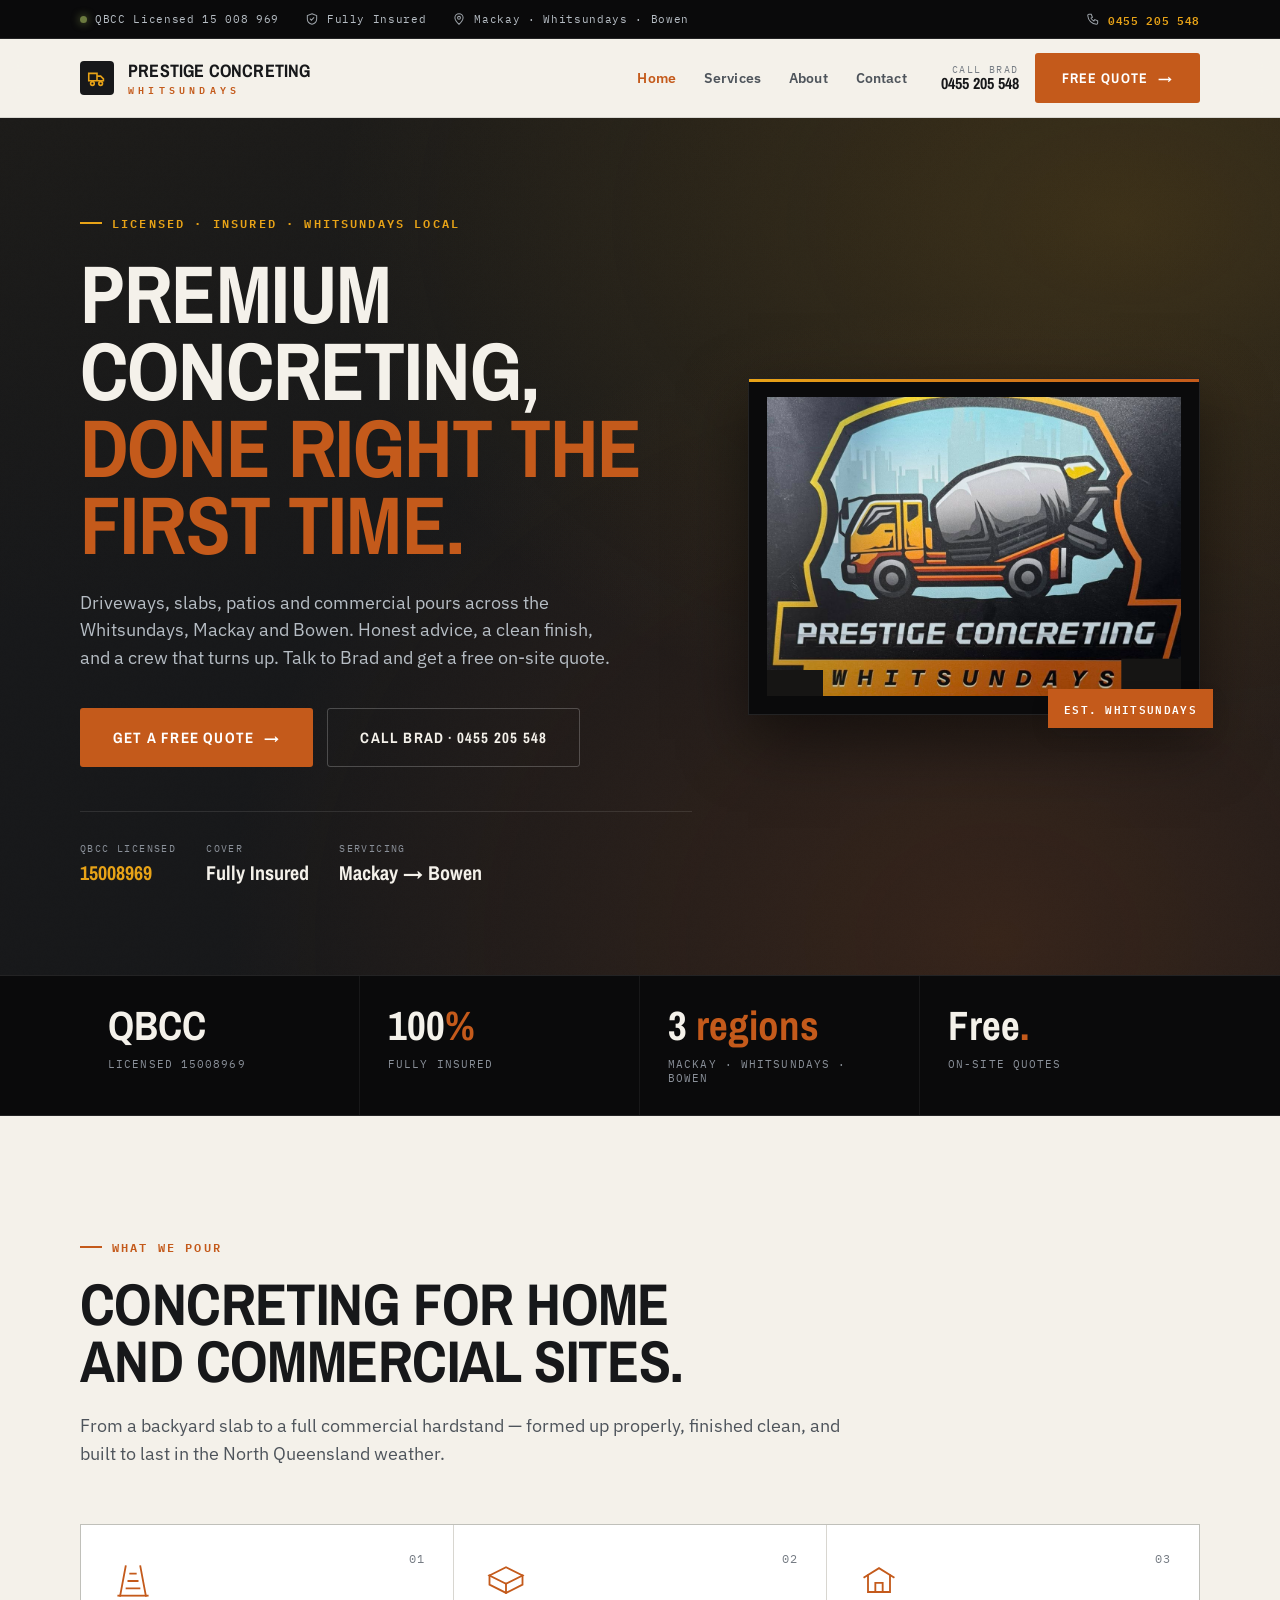
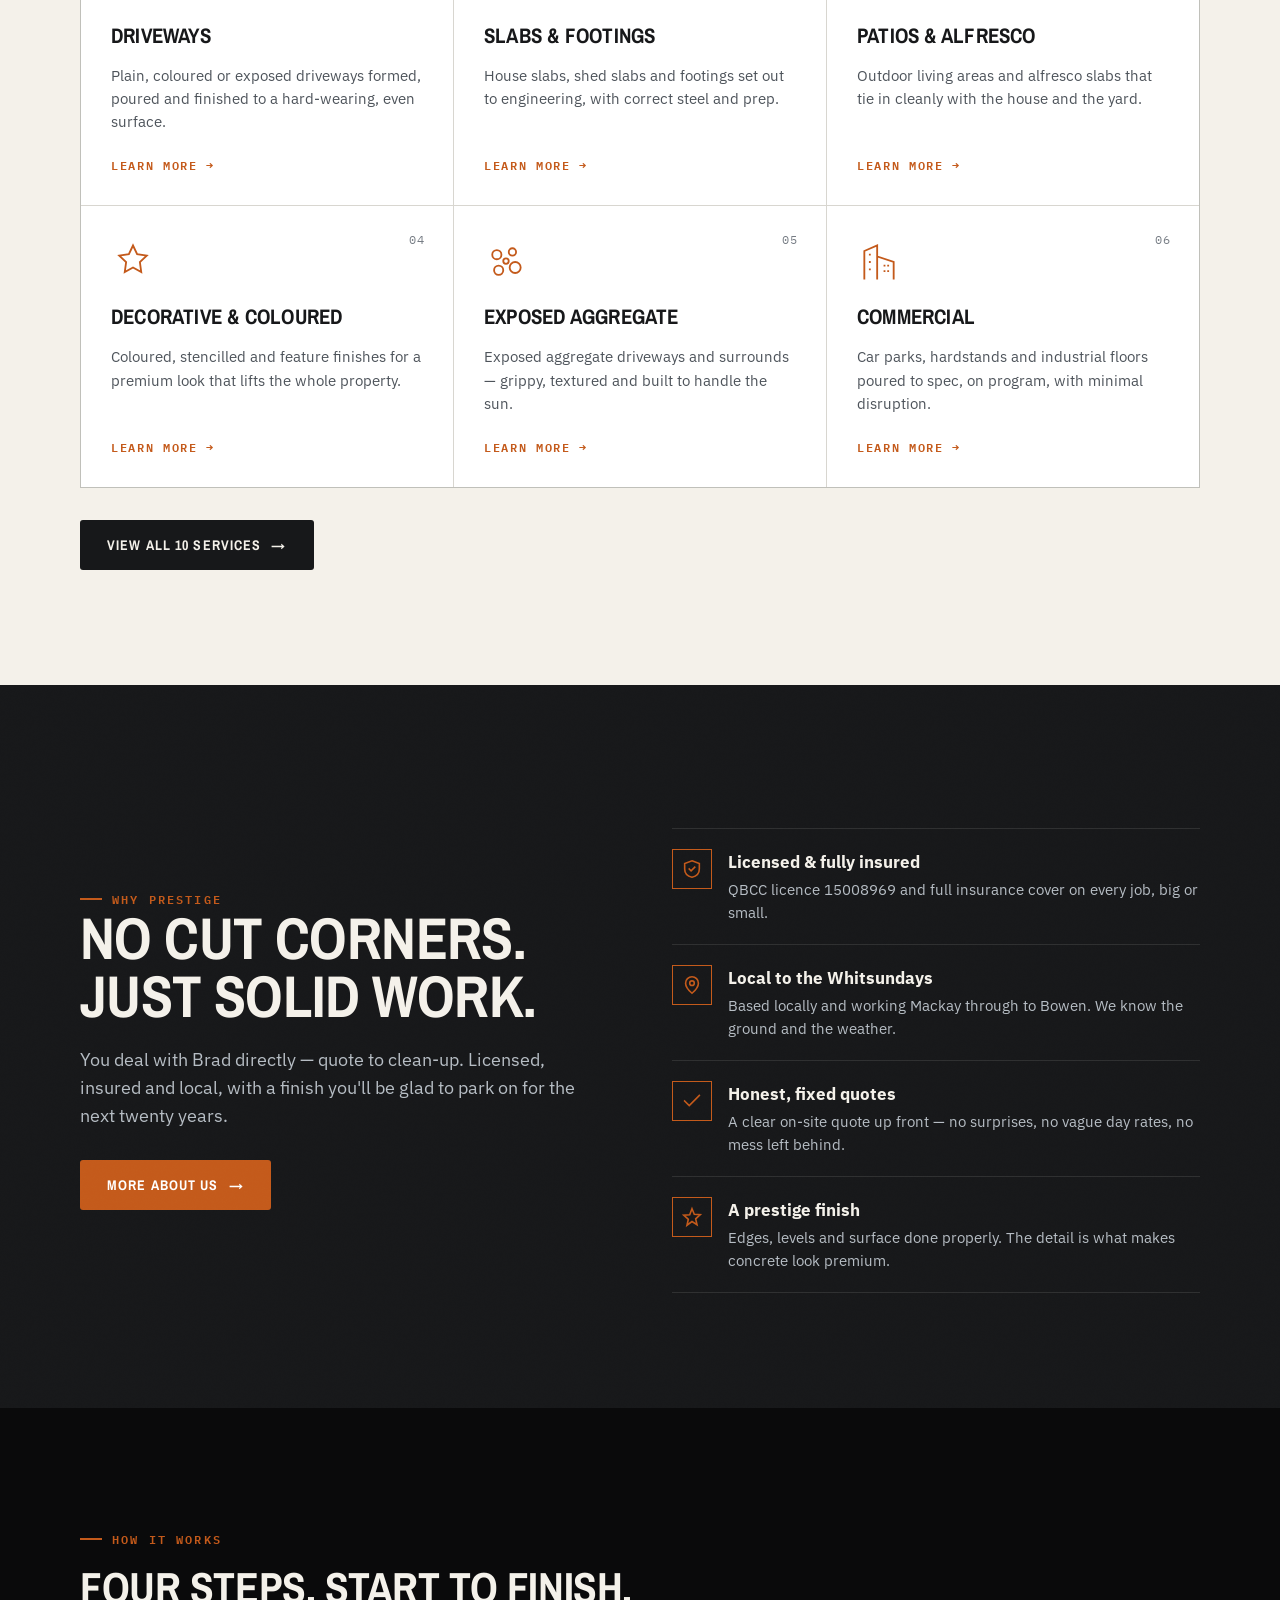
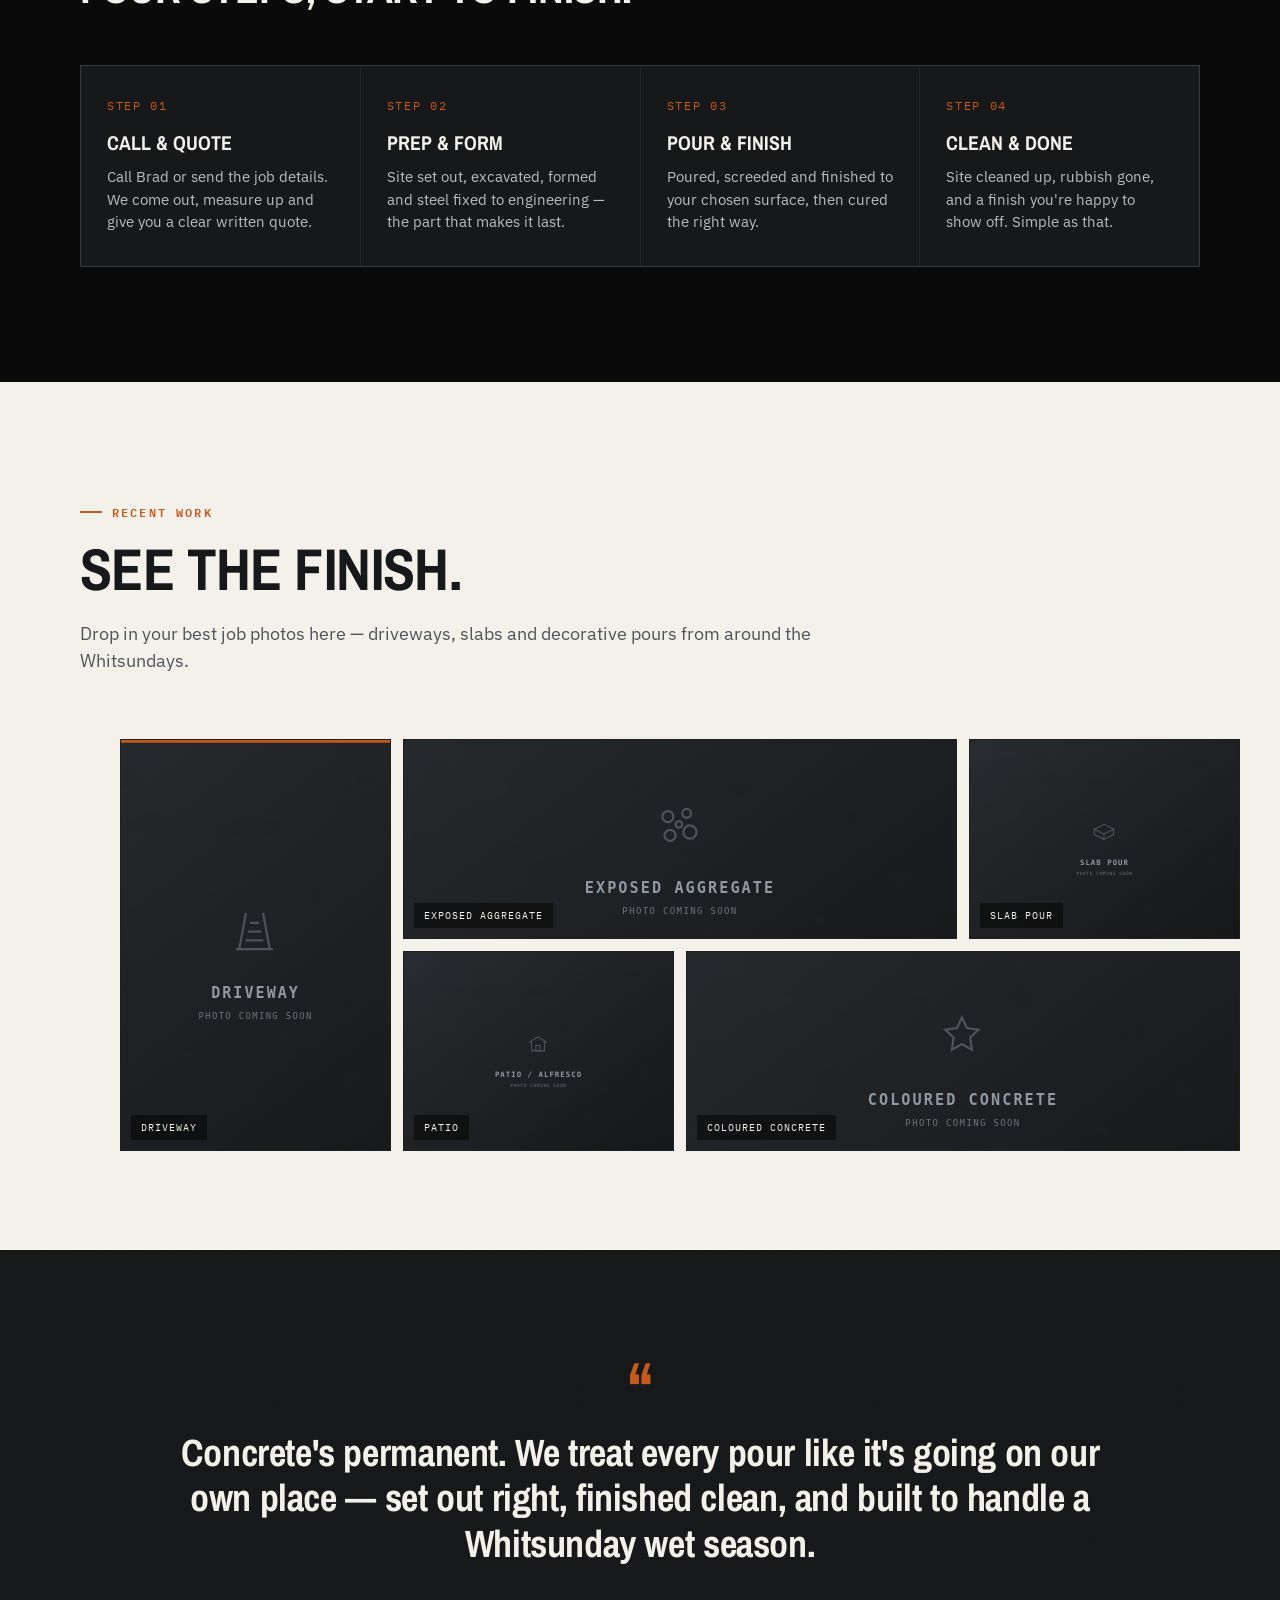
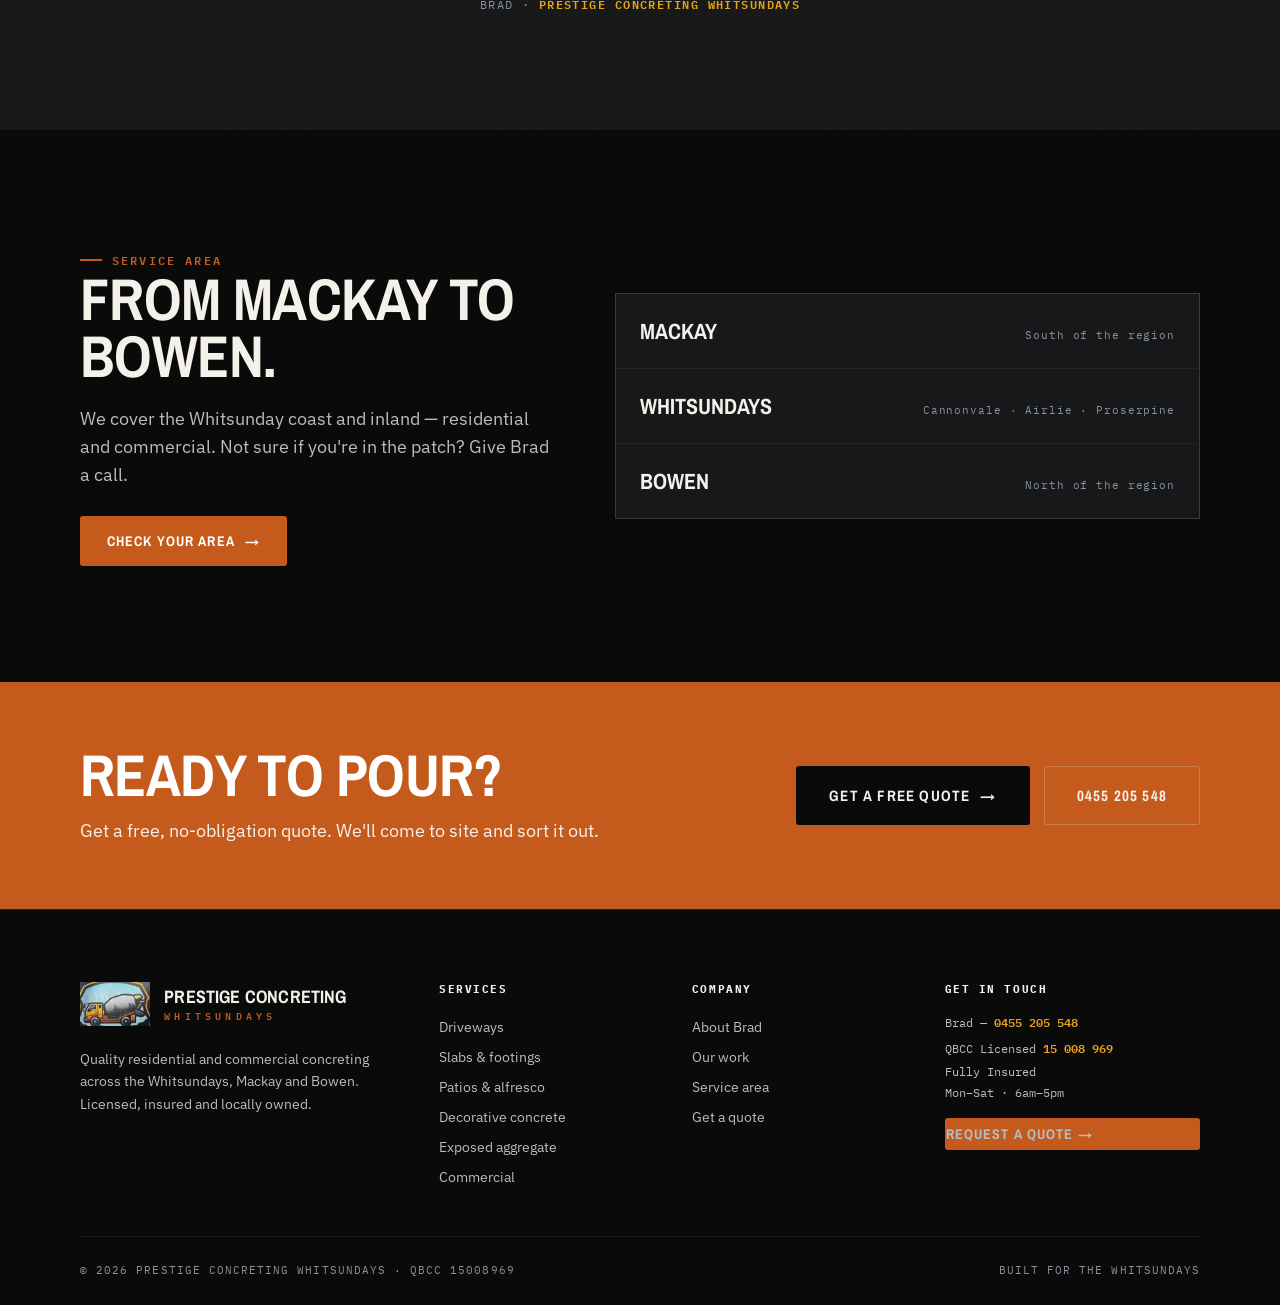
<file: index.html>
<!DOCTYPE html>
<html lang="en-AU">
<head>
<meta charset="utf-8" />
<meta name="viewport" content="width=device-width, initial-scale=1" />
<title>Prestige Concreting Whitsundays — Licensed Concreters | Mackay, Whitsundays &amp; Bowen</title>
<meta name="description" content="Premium residential and commercial concreting across the Whitsundays, Mackay and Bowen. QBCC licensed, fully insured, free on-site quotes. Call Brad on 0455 205 548." />
<link rel="canonical" href="https://prestigeconcretingwhitsundays.com.au/" />
<meta name="theme-color" content="#17181A" />
<meta name="author" content="Prestige Concreting Whitsundays" />
<meta name="geo.region" content="AU-QLD" />
<meta name="geo.placename" content="Whitsundays, Queensland" />

<meta property="og:type" content="website" />
<meta property="og:site_name" content="Prestige Concreting Whitsundays" />
<meta property="og:locale" content="en_AU" />
<meta property="og:title" content="Prestige Concreting Whitsundays — Licensed Concreters | Mackay, Whitsundays &amp; Bowen" />
<meta property="og:description" content="Premium residential and commercial concreting across the Whitsundays, Mackay and Bowen. QBCC licensed, fully insured, free on-site quotes. Call Brad on 0455 205 548." />
<meta property="og:url" content="https://prestigeconcretingwhitsundays.com.au/" />
<meta property="og:image" content="https://prestigeconcretingwhitsundays.com.au/assets/img/og-image.png" />
<meta property="og:image:width" content="1200" />
<meta property="og:image:height" content="630" />
<meta name="twitter:card" content="summary_large_image" />
<meta name="twitter:title" content="Prestige Concreting Whitsundays — Licensed Concreters | Mackay, Whitsundays &amp; Bowen" />
<meta name="twitter:description" content="Premium residential and commercial concreting across the Whitsundays, Mackay and Bowen. QBCC licensed, fully insured, free on-site quotes. Call Brad on 0455 205 548." />
<meta name="twitter:image" content="https://prestigeconcretingwhitsundays.com.au/assets/img/og-image.png" />

<link rel="icon" href="assets/img/favicon.ico" sizes="any" />
<link rel="icon" type="image/png" sizes="32x32" href="assets/img/favicon-32.png" />
<link rel="apple-touch-icon" href="assets/img/apple-touch-icon.png" />
<link rel="manifest" href="site.webmanifest" />

<link rel="preconnect" href="https://fonts.googleapis.com" />
<link rel="preconnect" href="https://fonts.gstatic.com" crossorigin />
<link rel="stylesheet" href="https://fonts.googleapis.com/css2?family=Archivo:wght@400;500;600;700;800;900&family=Archivo+Narrow:wght@500;600;700&family=IBM+Plex+Sans:wght@300;400;500;600;700&family=IBM+Plex+Mono:wght@400;500;600;700&display=swap" />
<link rel="stylesheet" href="assets/css/tokens.css" />
<link rel="stylesheet" href="assets/css/prestige.css" />
<script type="application/ld+json">{"@context":"https://schema.org","@type":"GeneralContractor","@id":"https://prestigeconcretingwhitsundays.com.au/#business","name":"Prestige Concreting Whitsundays","image":"https://prestigeconcretingwhitsundays.com.au/assets/img/badge.png","logo":"https://prestigeconcretingwhitsundays.com.au/assets/img/emblem.png","url":"https://prestigeconcretingwhitsundays.com.au/","telephone":"+61455205548","priceRange":"$$","description":"Premium residential and commercial concreting across the Whitsundays, Mackay and Bowen. QBCC licensed, fully insured, free on-site quotes.","address":{"@type":"PostalAddress","addressRegion":"QLD","addressCountry":"AU"},"areaServed":["Airlie Beach","Cannonvale","Proserpine","Whitsundays","Bowen","Mackay"],"founder":{"@type":"Person","name":"Brad"},"openingHoursSpecification":[{"@type":"OpeningHoursSpecification","dayOfWeek":["Monday","Tuesday","Wednesday","Thursday","Friday","Saturday"],"opens":"06:00","closes":"17:00"}],"identifier":{"@type":"PropertyValue","name":"QBCC Licence","value":"15008969"},"hasOfferCatalog":{"@type":"OfferCatalog","name":"Concreting Services","itemListElement":[{"@type":"Offer","itemOffered":{"@type":"Service","name":"Driveways"}},{"@type":"Offer","itemOffered":{"@type":"Service","name":"House & Shed Slabs"}},{"@type":"Offer","itemOffered":{"@type":"Service","name":"Patios & Alfresco"}},{"@type":"Offer","itemOffered":{"@type":"Service","name":"Pathways & Footpaths"}},{"@type":"Offer","itemOffered":{"@type":"Service","name":"Shed & Garage Floors"}},{"@type":"Offer","itemOffered":{"@type":"Service","name":"Retaining & Kerbing"}},{"@type":"Offer","itemOffered":{"@type":"Service","name":"Decorative & Coloured Concrete"}},{"@type":"Offer","itemOffered":{"@type":"Service","name":"Exposed Aggregate"}},{"@type":"Offer","itemOffered":{"@type":"Service","name":"Pool Surrounds"}},{"@type":"Offer","itemOffered":{"@type":"Service","name":"Commercial & Industrial Concreting"}}]}}</script>

<script>document.documentElement.className += ' js';</script>
</head>
<body data-page="home">
  <a class="skip-link" href="#main">Skip to content</a>
  <div class="topbar">
    <div class="wrap">
      <span class="ti"><span class="dot" aria-hidden="true"></span> QBCC Licensed 15 008 969</span>
      <span class="ti hide-sm"><svg viewBox="0 0 24 24" fill="none" stroke="currentColor" stroke-width="1.75" stroke-linecap="square"><path d="M12 3l8 3v6c0 5-3.5 8-8 9-4.5-1-8-4-8-9V6z"/><path d="M9 12l2 2 4-4"/></svg> Fully Insured</span>
      <span class="ti hide-sm"><svg viewBox="0 0 24 24" fill="none" stroke="currentColor" stroke-width="1.75" stroke-linecap="square"><path d="M12 21s7-6 7-11a7 7 0 0 0-14 0c0 5 7 11 7 11z"/><circle cx="12" cy="10" r="2.5"/></svg> Mackay &middot; Whitsundays &middot; Bowen</span>
      <span class="ti right"><svg viewBox="0 0 24 24" fill="none" stroke="currentColor" stroke-width="1.75" stroke-linecap="square"><path d="M5 4h4l2 5-2.5 1.5a11 11 0 0 0 5 5L15 13l5 2v4a2 2 0 0 1-2 2A16 16 0 0 1 3 6a2 2 0 0 1 2-2z"/></svg> <a class="phone" href="tel:0455205548">0455 205 548</a></span>
    </div>
  </div>
  <header class="nav">
    <div class="wrap">
      <a class="wordmark" href="./" aria-label="Prestige Concreting Whitsundays — home"><span class="wm-mark" aria-hidden="true"><svg viewBox="0 0 24 24" fill="none" stroke="currentColor" stroke-width="1.75" stroke-linecap="square"><path d="M3 7h9v8H3zM12 10h4l3 3v2h-7z"/><circle cx="7" cy="18" r="2"/><circle cx="16" cy="18" r="2"/></svg></span><span class="wm-text"><span class="wm-1">Prestige Concreting</span><span class="wm-2">Whitsundays</span></span></a>
      <nav class="nav-links" aria-label="Primary"><a href="" class="active" aria-current="page">Home</a><a href="services/">Services</a><a href="about/">About</a><a href="contact/">Contact</a></nav>
      <div class="nav-cta">
        <a class="nav-phone" href="tel:0455205548"><span class="np-1">Call Brad</span><span class="np-2">0455 205 548</span></a>
        <a class="btn btn-primary" href="contact/">Free Quote <span class="arr">&rarr;</span></a>
        <button class="nav-burger" aria-label="Open menu" aria-expanded="false" aria-controls="mobileMenu" onclick="PC.openMenu()"><svg viewBox="0 0 24 24" fill="none" stroke="currentColor" stroke-width="1.75" stroke-linecap="square"><path d="M3 6h18M3 12h18M3 18h18"/></svg></button>
      </div>
    </div>
  </header>
  <div class="mobile-menu" id="mobileMenu">
    <div class="scrim" onclick="PC.closeMenu()"></div>
    <div class="panel" role="dialog" aria-label="Menu" aria-modal="true">
      <div class="mm-head"><a class="wordmark inv" href="./" aria-label="Prestige Concreting Whitsundays — home"><img src="assets/img/emblem.png" alt="" width="44" height="44" /><span class="wm-text"><span class="wm-1">Prestige Concreting</span><span class="wm-2">Whitsundays</span></span></a><button class="mm-close" aria-label="Close menu" onclick="PC.closeMenu()"><svg viewBox="0 0 24 24" fill="none" stroke="currentColor" stroke-width="1.75" stroke-linecap="square"><path d="M5 5l14 14M19 5L5 19"/></svg></button></div>
      <a class="mm-link active" href="" aria-current="page">Home</a><a class="mm-link" href="services/">Services</a><a class="mm-link" href="about/">About</a><a class="mm-link" href="contact/">Contact</a>
      <a class="btn btn-primary btn-block" style="margin-top:18px" href="contact/">Get a Free Quote <span class="arr">&rarr;</span></a>
      <a class="btn btn-outline inv btn-block" style="margin-top:10px" href="tel:0455205548">Call 0455 205 548</a>
    </div>
  </div>
<main id="main">
<!-- ============ HERO ============ -->
<section class="hero grain">
  <div class="hero-bg"></div>
  <div class="wrap">
    <div class="hero-content">
      <span class="eyebrow hero-eyebrow">Licensed · Insured · Whitsundays Local</span>
      <h1 class="display d-xl">Premium concreting,<br /><span class="l2">done right the first time.</span></h1>
      <p class="lede">Driveways, slabs, patios and commercial pours across the Whitsundays, Mackay and Bowen. Honest advice, a clean finish, and a crew that turns up. Talk to Brad and get a free on-site quote.</p>
      <div class="hero-cta">
        <a class="btn btn-primary btn-lg" href="contact/">Get a Free Quote <span class="arr">&rarr;</span></a>
        <a class="btn btn-outline inv btn-lg" href="tel:0455205548">Call Brad · 0455 205 548</a>
      </div>
      <div class="hero-cred">
        <div class="cred"><span class="k">QBCC Licensed</span><span class="v amber">15008969</span></div>
        <div class="cred"><span class="k">Cover</span><span class="v">Fully Insured</span></div>
        <div class="cred"><span class="k">Servicing</span><span class="v">Mackay → Bowen</span></div>
      </div>
    </div>
    <div class="hero-badge">
      <div class="badge-frame">
        <img src="assets/img/badge.png" alt="Prestige Concreting Whitsundays logo" />
        <span class="badge-tag">Est. Whitsundays</span>
      </div>
    </div>
  </div>
</section>

<!-- ============ TRUST STAT BAR ============ -->
<section class="statbar">
  <div class="wrap">
    <div class="stat"><div class="num">QBCC</div><div class="lbl">Licensed 15008969</div></div>
    <div class="stat"><div class="num">100<span class="u">%</span></div><div class="lbl">Fully Insured</div></div>
    <div class="stat"><div class="num">3<span class="u"> regions</span></div><div class="lbl">Mackay · Whitsundays · Bowen</div></div>
    <div class="stat"><div class="num">Free<span class="u">.</span></div><div class="lbl">On-site Quotes</div></div>
  </div>
</section>

<!-- ============ SERVICES ============ -->
<section class="sec">
  <div class="wrap">
    <div class="sec-head reveal">
      <span class="eyebrow">What we pour</span>
      <h2 class="display d-l">Concreting for home<br />and commercial sites.</h2>
      <p class="lede">From a backyard slab to a full commercial hardstand — formed up properly, finished clean, and built to last in the North Queensland weather.</p>
    </div>
    <div class="svc-grid reveal">
      <a class="svc-card" href="services/">
        <span class="svc-num">01</span>
        <span class="svc-ic" data-ic="drive"><svg viewBox="0 0 48 48" fill="none" stroke="currentColor" stroke-width="2" stroke-linecap="square"><path d="M16 8l-6 32M32 8l6 32"/><path d="M8 40h32"/><path d="M21 16h6M19 24h10M17 32h14"/></svg></span>
        <h3>Driveways</h3>
        <p>Plain, coloured or exposed driveways formed, poured and finished to a hard-wearing, even surface.</p>
        <span class="link-mono">Learn more &rarr;</span>
      </a>
      <a class="svc-card" href="services/">
        <span class="svc-num">02</span>
        <span class="svc-ic" data-ic="slab"><svg viewBox="0 0 48 48" fill="none" stroke="currentColor" stroke-width="2" stroke-linecap="square"><path d="M6 18l18-9 18 9-18 9z"/><path d="M6 18v10l18 9 18-9V18"/><path d="M24 27v10"/></svg></span>
        <h3>Slabs &amp; Footings</h3>
        <p>House slabs, shed slabs and footings set out to engineering, with correct steel and prep.</p>
        <span class="link-mono">Learn more &rarr;</span>
      </a>
      <a class="svc-card" href="services/">
        <span class="svc-num">03</span>
        <span class="svc-ic" data-ic="patio"><svg viewBox="0 0 48 48" fill="none" stroke="currentColor" stroke-width="2" stroke-linecap="square"><path d="M8 20l16-10 16 10"/><path d="M12 18v18M36 18v18M12 36h24"/><path d="M20 26h8v10h-8z"/></svg></span>
        <h3>Patios &amp; Alfresco</h3>
        <p>Outdoor living areas and alfresco slabs that tie in cleanly with the house and the yard.</p>
        <span class="link-mono">Learn more &rarr;</span>
      </a>
      <a class="svc-card" href="services/">
        <span class="svc-num">04</span>
        <span class="svc-ic" data-ic="deco"><svg viewBox="0 0 48 48" fill="none" stroke="currentColor" stroke-width="2" stroke-linecap="square"><path d="M24 6l4.5 9.5L39 17l-7.5 7L33 35l-9-5-9 5 1.5-11L9 17l10.5-1.5z"/></svg></span>
        <h3>Decorative &amp; Coloured</h3>
        <p>Coloured, stencilled and feature finishes for a premium look that lifts the whole property.</p>
        <span class="link-mono">Learn more &rarr;</span>
      </a>
      <a class="svc-card" href="services/">
        <span class="svc-num">05</span>
        <span class="svc-ic" data-ic="aggregate"><svg viewBox="0 0 48 48" fill="none" stroke="currentColor" stroke-width="2" stroke-linecap="square"><circle cx="14" cy="16" r="5"/><circle cx="31" cy="13" r="4"/><circle cx="34" cy="30" r="6"/><circle cx="16" cy="33" r="5"/><circle cx="24" cy="23" r="3"/></svg></span>
        <h3>Exposed Aggregate</h3>
        <p>Exposed aggregate driveways and surrounds — grippy, textured and built to handle the sun.</p>
        <span class="link-mono">Learn more &rarr;</span>
      </a>
      <a class="svc-card" href="services/">
        <span class="svc-num">06</span>
        <span class="svc-ic" data-ic="commercial"><svg viewBox="0 0 48 48" fill="none" stroke="currentColor" stroke-width="2" stroke-linecap="square"><path d="M8 42V12l14-6v36M22 42V18l18 6v18"/><path d="M14 16v0M14 24v0M14 32v0M30 28v0M34 28v0M30 34v0M34 34v0"/></svg></span>
        <h3>Commercial</h3>
        <p>Car parks, hardstands and industrial floors poured to spec, on program, with minimal disruption.</p>
        <span class="link-mono">Learn more &rarr;</span>
      </a>
    </div>
    <div style="margin-top:32px" class="reveal">
      <a class="btn btn-dark" href="services/">View all 10 services <span class="arr">&rarr;</span></a>
    </div>
  </div>
</section>

<!-- ============ WHY US ============ -->
<section class="sec dark grain">
  <div class="wrap split">
    <div class="reveal">
      <span class="eyebrow">Why Prestige</span>
      <h2 class="display d-l on-dark">No cut corners.<br />Just solid work.</h2>
      <p class="lede" style="margin-top:22px">You deal with Brad directly — quote to clean-up. Licensed, insured and local, with a finish you'll be glad to park on for the next twenty years.</p>
      <a class="btn btn-primary" style="margin-top:30px" href="about/">More about us <span class="arr">&rarr;</span></a>
    </div>
    <ul class="feat-list reveal">
      <li>
        <span class="feat-ic" data-ic="shield"><svg viewBox="0 0 24 24" fill="none" stroke="currentColor" stroke-width="1.75" stroke-linecap="square"><path d="M12 3l8 3v6c0 5-3.5 8-8 9-4.5-1-8-4-8-9V6z"/><path d="M9 12l2 2 4-4"/></svg></span>
        <div class="feat-tx"><h4>Licensed &amp; fully insured</h4><p>QBCC licence 15008969 and full insurance cover on every job, big or small.</p></div>
      </li>
      <li>
        <span class="feat-ic" data-ic="pin"><svg viewBox="0 0 24 24" fill="none" stroke="currentColor" stroke-width="1.75" stroke-linecap="square"><path d="M12 21s7-6 7-11a7 7 0 0 0-14 0c0 5 7 11 7 11z"/><circle cx="12" cy="10" r="2.5"/></svg></span>
        <div class="feat-tx"><h4>Local to the Whitsundays</h4><p>Based locally and working Mackay through to Bowen. We know the ground and the weather.</p></div>
      </li>
      <li>
        <span class="feat-ic" data-ic="check"><svg viewBox="0 0 24 24" fill="none" stroke="currentColor" stroke-width="1.75" stroke-linecap="square"><path d="M4 12l5 5L20 6"/></svg></span>
        <div class="feat-tx"><h4>Honest, fixed quotes</h4><p>A clear on-site quote up front — no surprises, no vague day rates, no mess left behind.</p></div>
      </li>
      <li>
        <span class="feat-ic" data-ic="star"><svg viewBox="0 0 24 24" fill="none" stroke="currentColor" stroke-width="1.75" stroke-linecap="square"><path d="M12 3l2.5 6 6.5.5-5 4.5 1.5 6.5L12 17l-5.5 4 1.5-6.5-5-4.5 6.5-.5z"/></svg></span>
        <div class="feat-tx"><h4>A prestige finish</h4><p>Edges, levels and surface done properly. The detail is what makes concrete look premium.</p></div>
      </li>
    </ul>
  </div>
</section>

<!-- ============ PROCESS ============ -->
<section class="sec black">
  <div class="wrap">
    <div class="sec-head reveal">
      <span class="eyebrow">How it works</span>
      <h2 class="display d-m on-dark">Four steps, start to finish.</h2>
    </div>
    <div class="steps reveal">
      <div class="step"><div class="sn">STEP 01</div><h4>Call &amp; Quote</h4><p>Call Brad or send the job details. We come out, measure up and give you a clear written quote.</p></div>
      <div class="step"><div class="sn">STEP 02</div><h4>Prep &amp; Form</h4><p>Site set out, excavated, formed and steel fixed to engineering — the part that makes it last.</p></div>
      <div class="step"><div class="sn">STEP 03</div><h4>Pour &amp; Finish</h4><p>Poured, screeded and finished to your chosen surface, then cured the right way.</p></div>
      <div class="step"><div class="sn">STEP 04</div><h4>Clean &amp; Done</h4><p>Site cleaned up, rubbish gone, and a finish you're happy to show off. Simple as that.</p></div>
    </div>
  </div>
</section>

<!-- ============ GALLERY ============ -->
<section class="sec">
  <div class="wrap">
    <div class="sec-head reveal">
      <span class="eyebrow">Recent work</span>
      <h2 class="display d-l">See the finish.</h2>
      <p class="lede">Drop in your best job photos here — driveways, slabs and decorative pours from around the Whitsundays.</p>
    </div>
    <div class="gallery reveal">
        <figure class="g-item g-tall"><img src="assets/img/work/work-1.svg" alt="Plain and decorative driveway concreting in the Whitsundays" loading="lazy" width="800" height="600" /><figcaption class="cap-pill">Driveway</figcaption></figure>
        <figure class="g-item g-wide"><img src="assets/img/work/work-2.svg" alt="Exposed aggregate driveway and surrounds" loading="lazy" width="800" height="600" /><figcaption class="cap-pill">Exposed aggregate</figcaption></figure>
        <figure class="g-item"><img src="assets/img/work/work-3.svg" alt="House and shed slab pour in North Queensland" loading="lazy" width="800" height="600" /><figcaption class="cap-pill">Slab pour</figcaption></figure>
        <figure class="g-item"><img src="assets/img/work/work-4.svg" alt="Alfresco patio slab and outdoor living area" loading="lazy" width="800" height="600" /><figcaption class="cap-pill">Patio</figcaption></figure>
        <figure class="g-item g-wide"><img src="assets/img/work/work-5.svg" alt="Coloured and stencilled feature concrete" loading="lazy" width="800" height="600" /><figcaption class="cap-pill">Coloured concrete</figcaption></figure>
      </div>
  </div>
</section>

<!-- ============ PROMISE QUOTE ============ -->
<section class="sec dark grain">
  <div class="wrap">
    <div class="quote reveal">
      <div class="qmark">&ldquo;</div>
      <p class="quote-text">Concrete's permanent. We treat every pour like it's going on our own place — set out right, finished clean, and built to handle a Whitsunday wet season.</p>
      <div class="quote-attr">Brad &middot; <b>Prestige Concreting Whitsundays</b></div>
    </div>
  </div>
</section>

<!-- ============ SERVICE AREA ============ -->
<section class="sec black">
  <div class="wrap area-grid">
    <div class="reveal">
      <span class="eyebrow">Service area</span>
      <h2 class="display d-l on-dark">From Mackay to Bowen.</h2>
      <p class="lede" style="margin-top:20px">We cover the Whitsunday coast and inland — residential and commercial. Not sure if you're in the patch? Give Brad a call.</p>
      <a class="btn btn-primary" style="margin-top:28px" href="contact/">Check your area <span class="arr">&rarr;</span></a>
    </div>
    <div class="area-towns reveal">
      <div class="town"><span class="tn">Mackay</span><span class="tm">South of the region</span></div>
      <div class="town"><span class="tn">Whitsundays</span><span class="tm">Cannonvale · Airlie · Proserpine</span></div>
      <div class="town"><span class="tn">Bowen</span><span class="tm">North of the region</span></div>
    </div>
  </div>
</section>

<!-- ============ CTA BAND ============ -->
<section class="cta-band">
  <div class="wrap">
    <div>
      <h2 class="display d-l">Ready to pour?</h2>
      <p class="lede">Get a free, no-obligation quote. We'll come to site and sort it out.</p>
    </div>
    <div style="display:flex;gap:14px;flex-wrap:wrap">
      <a class="btn btn-dark btn-lg" href="contact/">Get a Free Quote <span class="arr">&rarr;</span></a>
      <a class="btn btn-outline inv btn-lg" href="tel:0455205548">0455 205 548</a>
    </div>
  </div>
</section>
</main>
  <footer class="footer">
    <div class="wrap">
      <div class="footer-top">
        <div class="footer-brand">
          <a class="wordmark inv" href="./" aria-label="Prestige Concreting Whitsundays — home"><img src="assets/img/emblem.png" alt="" width="44" height="44" /><span class="wm-text"><span class="wm-1">Prestige Concreting</span><span class="wm-2">Whitsundays</span></span></a>
          <p>Quality residential and commercial concreting across the Whitsundays, Mackay and Bowen. Licensed, insured and locally owned.</p>
        </div>
        <div class="footer-col">
          <h5>Services</h5>
          <a href="services/">Driveways</a>
          <a href="services/">Slabs &amp; footings</a>
          <a href="services/">Patios &amp; alfresco</a>
          <a href="services/">Decorative concrete</a>
          <a href="services/">Exposed aggregate</a>
          <a href="services/">Commercial</a>
        </div>
        <div class="footer-col">
          <h5>Company</h5>
          <a href="about/">About Brad</a>
          <a href="services/">Our work</a>
          <a href="contact/">Service area</a>
          <a href="contact/">Get a quote</a>
        </div>
        <div class="footer-col">
          <h5>Get in touch</h5>
          <div class="footer-cred">
            <span class="fc">Brad &mdash; <b>0455 205 548</b></span>
            <span class="fc">QBCC Licensed <b>15 008 969</b></span>
            <span class="fc">Fully Insured</span>
            <span class="fc">Mon&ndash;Sat &middot; 6am&ndash;5pm</span>
          </div>
          <a class="btn btn-primary" style="margin-top:18px" href="contact/">Request a Quote <span class="arr">&rarr;</span></a>
        </div>
      </div>
      <div class="footer-bottom">
        <span>&copy; 2026 Prestige Concreting Whitsundays &middot; QBCC 15008969</span>
        <span>Built for the Whitsundays</span>
      </div>
    </div>
  </footer>
<script src="assets/js/site.js"></script>
</body>
</html>
</file>
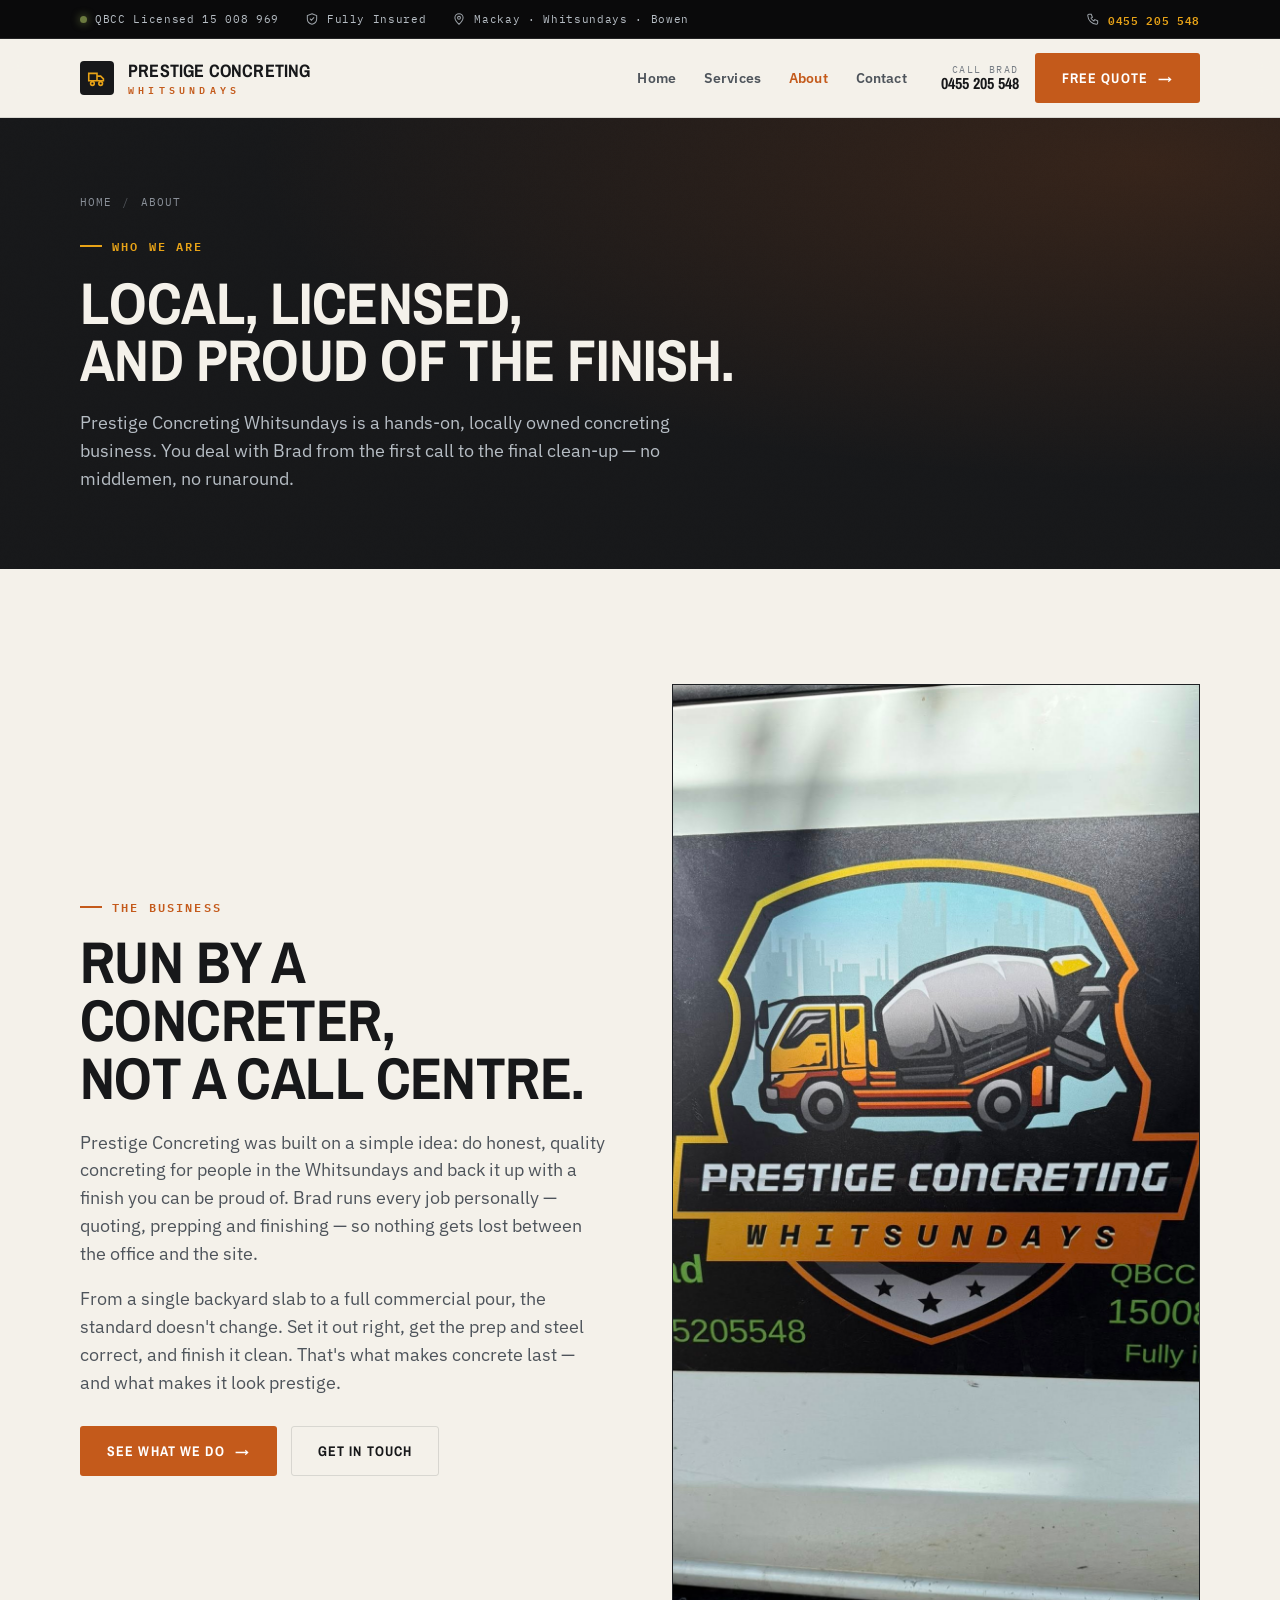
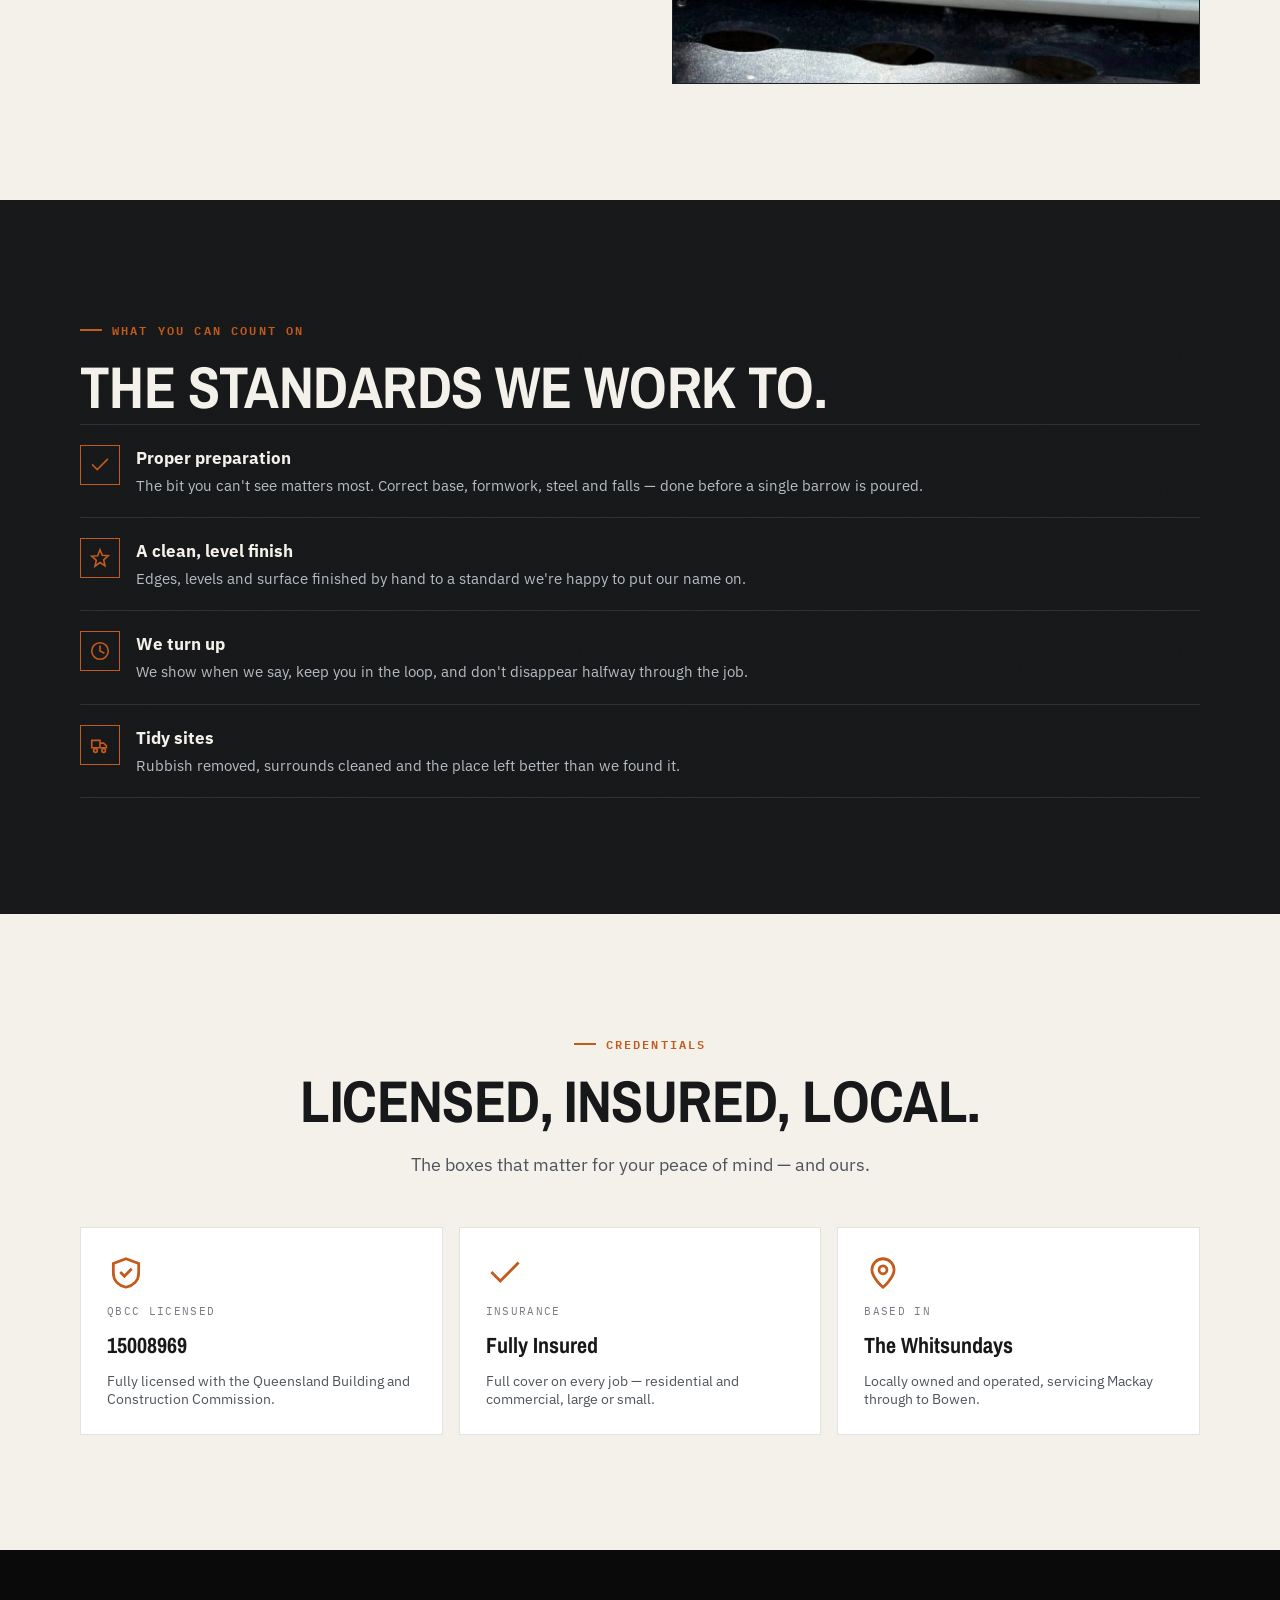
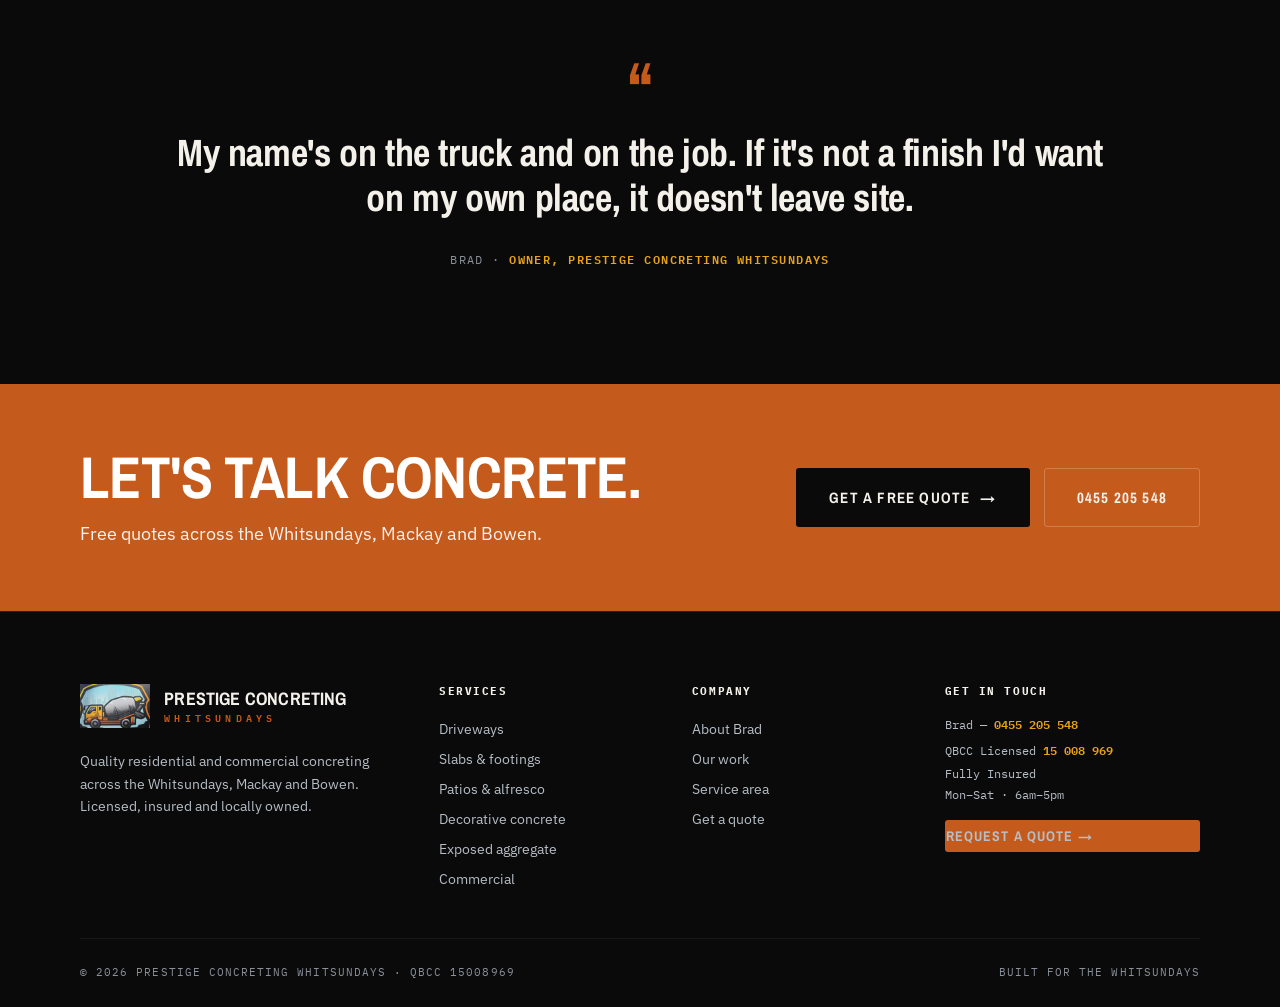
<file: about/index.html>
<!DOCTYPE html>
<html lang="en-AU">
<head>
<meta charset="utf-8" />
<meta name="viewport" content="width=device-width, initial-scale=1" />
<title>About Brad — Local, Licensed Concreter | Prestige Concreting Whitsundays</title>
<meta name="description" content="Prestige Concreting Whitsundays is a locally owned, QBCC licensed and fully insured concreting business run by Brad, servicing Mackay, the Whitsundays and Bowen." />
<link rel="canonical" href="https://prestigeconcretingwhitsundays.com.au/about/" />
<meta name="theme-color" content="#17181A" />
<meta name="author" content="Prestige Concreting Whitsundays" />
<meta name="geo.region" content="AU-QLD" />
<meta name="geo.placename" content="Whitsundays, Queensland" />

<meta property="og:type" content="website" />
<meta property="og:site_name" content="Prestige Concreting Whitsundays" />
<meta property="og:locale" content="en_AU" />
<meta property="og:title" content="About Brad — Local, Licensed Concreter | Prestige Concreting Whitsundays" />
<meta property="og:description" content="Prestige Concreting Whitsundays is a locally owned, QBCC licensed and fully insured concreting business run by Brad, servicing Mackay, the Whitsundays and Bowen." />
<meta property="og:url" content="https://prestigeconcretingwhitsundays.com.au/about/" />
<meta property="og:image" content="https://prestigeconcretingwhitsundays.com.au/assets/img/og-image.png" />
<meta property="og:image:width" content="1200" />
<meta property="og:image:height" content="630" />
<meta name="twitter:card" content="summary_large_image" />
<meta name="twitter:title" content="About Brad — Local, Licensed Concreter | Prestige Concreting Whitsundays" />
<meta name="twitter:description" content="Prestige Concreting Whitsundays is a locally owned, QBCC licensed and fully insured concreting business run by Brad, servicing Mackay, the Whitsundays and Bowen." />
<meta name="twitter:image" content="https://prestigeconcretingwhitsundays.com.au/assets/img/og-image.png" />

<link rel="icon" href="../assets/img/favicon.ico" sizes="any" />
<link rel="icon" type="image/png" sizes="32x32" href="../assets/img/favicon-32.png" />
<link rel="apple-touch-icon" href="../assets/img/apple-touch-icon.png" />
<link rel="manifest" href="../site.webmanifest" />

<link rel="preconnect" href="https://fonts.googleapis.com" />
<link rel="preconnect" href="https://fonts.gstatic.com" crossorigin />
<link rel="stylesheet" href="https://fonts.googleapis.com/css2?family=Archivo:wght@400;500;600;700;800;900&family=Archivo+Narrow:wght@500;600;700&family=IBM+Plex+Sans:wght@300;400;500;600;700&family=IBM+Plex+Mono:wght@400;500;600;700&display=swap" />
<link rel="stylesheet" href="../assets/css/tokens.css" />
<link rel="stylesheet" href="../assets/css/prestige.css" />
<script type="application/ld+json">{"@context":"https://schema.org","@type":"GeneralContractor","@id":"https://prestigeconcretingwhitsundays.com.au/#business","name":"Prestige Concreting Whitsundays","image":"https://prestigeconcretingwhitsundays.com.au/assets/img/badge.png","logo":"https://prestigeconcretingwhitsundays.com.au/assets/img/emblem.png","url":"https://prestigeconcretingwhitsundays.com.au/","telephone":"+61455205548","priceRange":"$$","description":"Premium residential and commercial concreting across the Whitsundays, Mackay and Bowen. QBCC licensed, fully insured, free on-site quotes.","address":{"@type":"PostalAddress","addressRegion":"QLD","addressCountry":"AU"},"areaServed":["Airlie Beach","Cannonvale","Proserpine","Whitsundays","Bowen","Mackay"],"founder":{"@type":"Person","name":"Brad"},"openingHoursSpecification":[{"@type":"OpeningHoursSpecification","dayOfWeek":["Monday","Tuesday","Wednesday","Thursday","Friday","Saturday"],"opens":"06:00","closes":"17:00"}],"identifier":{"@type":"PropertyValue","name":"QBCC Licence","value":"15008969"},"hasOfferCatalog":{"@type":"OfferCatalog","name":"Concreting Services","itemListElement":[{"@type":"Offer","itemOffered":{"@type":"Service","name":"Driveways"}},{"@type":"Offer","itemOffered":{"@type":"Service","name":"House & Shed Slabs"}},{"@type":"Offer","itemOffered":{"@type":"Service","name":"Patios & Alfresco"}},{"@type":"Offer","itemOffered":{"@type":"Service","name":"Pathways & Footpaths"}},{"@type":"Offer","itemOffered":{"@type":"Service","name":"Shed & Garage Floors"}},{"@type":"Offer","itemOffered":{"@type":"Service","name":"Retaining & Kerbing"}},{"@type":"Offer","itemOffered":{"@type":"Service","name":"Decorative & Coloured Concrete"}},{"@type":"Offer","itemOffered":{"@type":"Service","name":"Exposed Aggregate"}},{"@type":"Offer","itemOffered":{"@type":"Service","name":"Pool Surrounds"}},{"@type":"Offer","itemOffered":{"@type":"Service","name":"Commercial & Industrial Concreting"}}]}}</script>
<script type="application/ld+json">{"@context":"https://schema.org","@type":"BreadcrumbList","itemListElement":[{"@type":"ListItem","position":1,"name":"Home","item":"https://prestigeconcretingwhitsundays.com.au/"},{"@type":"ListItem","position":2,"name":"About","item":"https://prestigeconcretingwhitsundays.com.au/about/"}]}</script>
<script>document.documentElement.className += ' js';</script>
</head>
<body data-page="about">
  <a class="skip-link" href="#main">Skip to content</a>
  <div class="topbar">
    <div class="wrap">
      <span class="ti"><span class="dot" aria-hidden="true"></span> QBCC Licensed 15 008 969</span>
      <span class="ti hide-sm"><svg viewBox="0 0 24 24" fill="none" stroke="currentColor" stroke-width="1.75" stroke-linecap="square"><path d="M12 3l8 3v6c0 5-3.5 8-8 9-4.5-1-8-4-8-9V6z"/><path d="M9 12l2 2 4-4"/></svg> Fully Insured</span>
      <span class="ti hide-sm"><svg viewBox="0 0 24 24" fill="none" stroke="currentColor" stroke-width="1.75" stroke-linecap="square"><path d="M12 21s7-6 7-11a7 7 0 0 0-14 0c0 5 7 11 7 11z"/><circle cx="12" cy="10" r="2.5"/></svg> Mackay &middot; Whitsundays &middot; Bowen</span>
      <span class="ti right"><svg viewBox="0 0 24 24" fill="none" stroke="currentColor" stroke-width="1.75" stroke-linecap="square"><path d="M5 4h4l2 5-2.5 1.5a11 11 0 0 0 5 5L15 13l5 2v4a2 2 0 0 1-2 2A16 16 0 0 1 3 6a2 2 0 0 1 2-2z"/></svg> <a class="phone" href="tel:0455205548">0455 205 548</a></span>
    </div>
  </div>
  <header class="nav">
    <div class="wrap">
      <a class="wordmark" href="../" aria-label="Prestige Concreting Whitsundays — home"><span class="wm-mark" aria-hidden="true"><svg viewBox="0 0 24 24" fill="none" stroke="currentColor" stroke-width="1.75" stroke-linecap="square"><path d="M3 7h9v8H3zM12 10h4l3 3v2h-7z"/><circle cx="7" cy="18" r="2"/><circle cx="16" cy="18" r="2"/></svg></span><span class="wm-text"><span class="wm-1">Prestige Concreting</span><span class="wm-2">Whitsundays</span></span></a>
      <nav class="nav-links" aria-label="Primary"><a href="../">Home</a><a href="../services/">Services</a><a href="../about/" class="active" aria-current="page">About</a><a href="../contact/">Contact</a></nav>
      <div class="nav-cta">
        <a class="nav-phone" href="tel:0455205548"><span class="np-1">Call Brad</span><span class="np-2">0455 205 548</span></a>
        <a class="btn btn-primary" href="../contact/">Free Quote <span class="arr">&rarr;</span></a>
        <button class="nav-burger" aria-label="Open menu" aria-expanded="false" aria-controls="mobileMenu" onclick="PC.openMenu()"><svg viewBox="0 0 24 24" fill="none" stroke="currentColor" stroke-width="1.75" stroke-linecap="square"><path d="M3 6h18M3 12h18M3 18h18"/></svg></button>
      </div>
    </div>
  </header>
  <div class="mobile-menu" id="mobileMenu">
    <div class="scrim" onclick="PC.closeMenu()"></div>
    <div class="panel" role="dialog" aria-label="Menu" aria-modal="true">
      <div class="mm-head"><a class="wordmark inv" href="../" aria-label="Prestige Concreting Whitsundays — home"><img src="../assets/img/emblem.png" alt="" width="44" height="44" /><span class="wm-text"><span class="wm-1">Prestige Concreting</span><span class="wm-2">Whitsundays</span></span></a><button class="mm-close" aria-label="Close menu" onclick="PC.closeMenu()"><svg viewBox="0 0 24 24" fill="none" stroke="currentColor" stroke-width="1.75" stroke-linecap="square"><path d="M5 5l14 14M19 5L5 19"/></svg></button></div>
      <a class="mm-link" href="../">Home</a><a class="mm-link" href="../services/">Services</a><a class="mm-link active" href="../about/" aria-current="page">About</a><a class="mm-link" href="../contact/">Contact</a>
      <a class="btn btn-primary btn-block" style="margin-top:18px" href="../contact/">Get a Free Quote <span class="arr">&rarr;</span></a>
      <a class="btn btn-outline inv btn-block" style="margin-top:10px" href="tel:0455205548">Call 0455 205 548</a>
    </div>
  </div>
<main id="main">
<!-- PAGE HERO -->
<section class="phero grain">
  <div class="phero-bg"></div>
  <div class="wrap">
    <div class="crumbs"><a href="../">Home</a><span class="sep">/</span>About</div>
    <span class="eyebrow hero-eyebrow">Who we are</span>
    <h1 class="display d-l" style="margin-top:18px">Local, licensed,<br />and proud of the finish.</h1>
    <p class="lede">Prestige Concreting Whitsundays is a hands-on, locally owned concreting business. You deal with Brad from the first call to the final clean-up — no middlemen, no runaround.</p>
  </div>
</section>

<!-- STORY -->
<section class="sec">
  <div class="wrap split">
    <div class="reveal">
      <span class="eyebrow">The business</span>
      <h2 class="display d-l" style="margin-top:16px">Run by a concreter,<br />not a call centre.</h2>
      <p class="lede" style="margin-top:22px">Prestige Concreting was built on a simple idea: do honest, quality concreting for people in the Whitsundays and back it up with a finish you can be proud of. Brad runs every job personally — quoting, prepping and finishing — so nothing gets lost between the office and the site.</p>
      <p class="lede" style="margin-top:18px">From a single backyard slab to a full commercial pour, the standard doesn't change. Set it out right, get the prep and steel correct, and finish it clean. That's what makes concrete last — and what makes it look prestige.</p>
      <div class="hero-cta" style="margin-top:30px">
        <a class="btn btn-primary" href="../services/">See what we do <span class="arr">&rarr;</span></a>
        <a class="btn btn-outline" href="../contact/">Get in touch</a>
      </div>
    </div>
    <div class="reveal">
      <img class="about-photo" src="../assets/img/truck.jpg" alt="Brad's Prestige Concreting truck on site in the Whitsundays" loading="lazy" width="800" height="1000" />
    </div>
  </div>
</section>

<!-- STANDARDS / WHY -->
<section class="sec dark grain">
  <div class="wrap">
    <div class="sec-head reveal">
      <span class="eyebrow">What you can count on</span>
      <h2 class="display d-l on-dark">The standards we work to.</h2>
    </div>
    <ul class="feat-list reveal" style="margin-top:8px">
      <li>
        <span class="feat-ic" data-ic="check"><svg viewBox="0 0 24 24" fill="none" stroke="currentColor" stroke-width="1.75" stroke-linecap="square"><path d="M4 12l5 5L20 6"/></svg></span>
        <div class="feat-tx"><h4>Proper preparation</h4><p>The bit you can't see matters most. Correct base, formwork, steel and falls — done before a single barrow is poured.</p></div>
      </li>
      <li>
        <span class="feat-ic" data-ic="star"><svg viewBox="0 0 24 24" fill="none" stroke="currentColor" stroke-width="1.75" stroke-linecap="square"><path d="M12 3l2.5 6 6.5.5-5 4.5 1.5 6.5L12 17l-5.5 4 1.5-6.5-5-4.5 6.5-.5z"/></svg></span>
        <div class="feat-tx"><h4>A clean, level finish</h4><p>Edges, levels and surface finished by hand to a standard we're happy to put our name on.</p></div>
      </li>
      <li>
        <span class="feat-ic" data-ic="clock"><svg viewBox="0 0 24 24" fill="none" stroke="currentColor" stroke-width="1.75" stroke-linecap="square"><circle cx="12" cy="12" r="9"/><path d="M12 7v5l4 2"/></svg></span>
        <div class="feat-tx"><h4>We turn up</h4><p>We show when we say, keep you in the loop, and don't disappear halfway through the job.</p></div>
      </li>
      <li>
        <span class="feat-ic" data-ic="truck"><svg viewBox="0 0 24 24" fill="none" stroke="currentColor" stroke-width="1.75" stroke-linecap="square"><path d="M3 7h9v8H3zM12 10h4l3 3v2h-7z"/><circle cx="7" cy="18" r="2"/><circle cx="16" cy="18" r="2"/></svg></span>
        <div class="feat-tx"><h4>Tidy sites</h4><p>Rubbish removed, surrounds cleaned and the place left better than we found it.</p></div>
      </li>
    </ul>
  </div>
</section>

<!-- CREDENTIALS -->
<section class="sec">
  <div class="wrap">
    <div class="sec-head center reveal">
      <span class="eyebrow center">Credentials</span>
      <h2 class="display d-l">Licensed, insured, local.</h2>
      <p class="lede">The boxes that matter for your peace of mind — and ours.</p>
    </div>
    <div class="info-cards reveal" style="margin-top:48px">
      <div class="info-card">
        <span class="ic" data-ic="shield"><svg viewBox="0 0 24 24" fill="none" stroke="currentColor" stroke-width="1.75" stroke-linecap="square"><path d="M12 3l8 3v6c0 5-3.5 8-8 9-4.5-1-8-4-8-9V6z"/><path d="M9 12l2 2 4-4"/></svg></span>
        <span class="ck">QBCC Licensed</span>
        <span class="cv">15008969</span>
        <p style="margin:0;font-size:14px;color:var(--pc-ink-2)">Fully licensed with the Queensland Building and Construction Commission.</p>
      </div>
      <div class="info-card">
        <span class="ic" data-ic="check"><svg viewBox="0 0 24 24" fill="none" stroke="currentColor" stroke-width="1.75" stroke-linecap="square"><path d="M4 12l5 5L20 6"/></svg></span>
        <span class="ck">Insurance</span>
        <span class="cv">Fully Insured</span>
        <p style="margin:0;font-size:14px;color:var(--pc-ink-2)">Full cover on every job — residential and commercial, large or small.</p>
      </div>
      <div class="info-card">
        <span class="ic" data-ic="pin"><svg viewBox="0 0 24 24" fill="none" stroke="currentColor" stroke-width="1.75" stroke-linecap="square"><path d="M12 21s7-6 7-11a7 7 0 0 0-14 0c0 5 7 11 7 11z"/><circle cx="12" cy="10" r="2.5"/></svg></span>
        <span class="ck">Based in</span>
        <span class="cv">The Whitsundays</span>
        <p style="margin:0;font-size:14px;color:var(--pc-ink-2)">Locally owned and operated, servicing Mackay through to Bowen.</p>
      </div>
    </div>
  </div>
</section>

<!-- PROMISE -->
<section class="sec black">
  <div class="wrap">
    <div class="quote reveal">
      <div class="qmark">&ldquo;</div>
      <p class="quote-text">My name's on the truck and on the job. If it's not a finish I'd want on my own place, it doesn't leave site.</p>
      <div class="quote-attr">Brad &middot; <b>Owner, Prestige Concreting Whitsundays</b></div>
    </div>
  </div>
</section>

<!-- CTA -->
<section class="cta-band">
  <div class="wrap">
    <div>
      <h2 class="display d-l">Let's talk concrete.</h2>
      <p class="lede">Free quotes across the Whitsundays, Mackay and Bowen.</p>
    </div>
    <div style="display:flex;gap:14px;flex-wrap:wrap">
      <a class="btn btn-dark btn-lg" href="../contact/">Get a Free Quote <span class="arr">&rarr;</span></a>
      <a class="btn btn-outline inv btn-lg" href="tel:0455205548">0455 205 548</a>
    </div>
  </div>
</section>
</main>
  <footer class="footer">
    <div class="wrap">
      <div class="footer-top">
        <div class="footer-brand">
          <a class="wordmark inv" href="../" aria-label="Prestige Concreting Whitsundays — home"><img src="../assets/img/emblem.png" alt="" width="44" height="44" /><span class="wm-text"><span class="wm-1">Prestige Concreting</span><span class="wm-2">Whitsundays</span></span></a>
          <p>Quality residential and commercial concreting across the Whitsundays, Mackay and Bowen. Licensed, insured and locally owned.</p>
        </div>
        <div class="footer-col">
          <h5>Services</h5>
          <a href="../services/">Driveways</a>
          <a href="../services/">Slabs &amp; footings</a>
          <a href="../services/">Patios &amp; alfresco</a>
          <a href="../services/">Decorative concrete</a>
          <a href="../services/">Exposed aggregate</a>
          <a href="../services/">Commercial</a>
        </div>
        <div class="footer-col">
          <h5>Company</h5>
          <a href="../about/">About Brad</a>
          <a href="../services/">Our work</a>
          <a href="../contact/">Service area</a>
          <a href="../contact/">Get a quote</a>
        </div>
        <div class="footer-col">
          <h5>Get in touch</h5>
          <div class="footer-cred">
            <span class="fc">Brad &mdash; <b>0455 205 548</b></span>
            <span class="fc">QBCC Licensed <b>15 008 969</b></span>
            <span class="fc">Fully Insured</span>
            <span class="fc">Mon&ndash;Sat &middot; 6am&ndash;5pm</span>
          </div>
          <a class="btn btn-primary" style="margin-top:18px" href="../contact/">Request a Quote <span class="arr">&rarr;</span></a>
        </div>
      </div>
      <div class="footer-bottom">
        <span>&copy; 2026 Prestige Concreting Whitsundays &middot; QBCC 15008969</span>
        <span>Built for the Whitsundays</span>
      </div>
    </div>
  </footer>
<script src="../assets/js/site.js"></script>
</body>
</html>
</file>
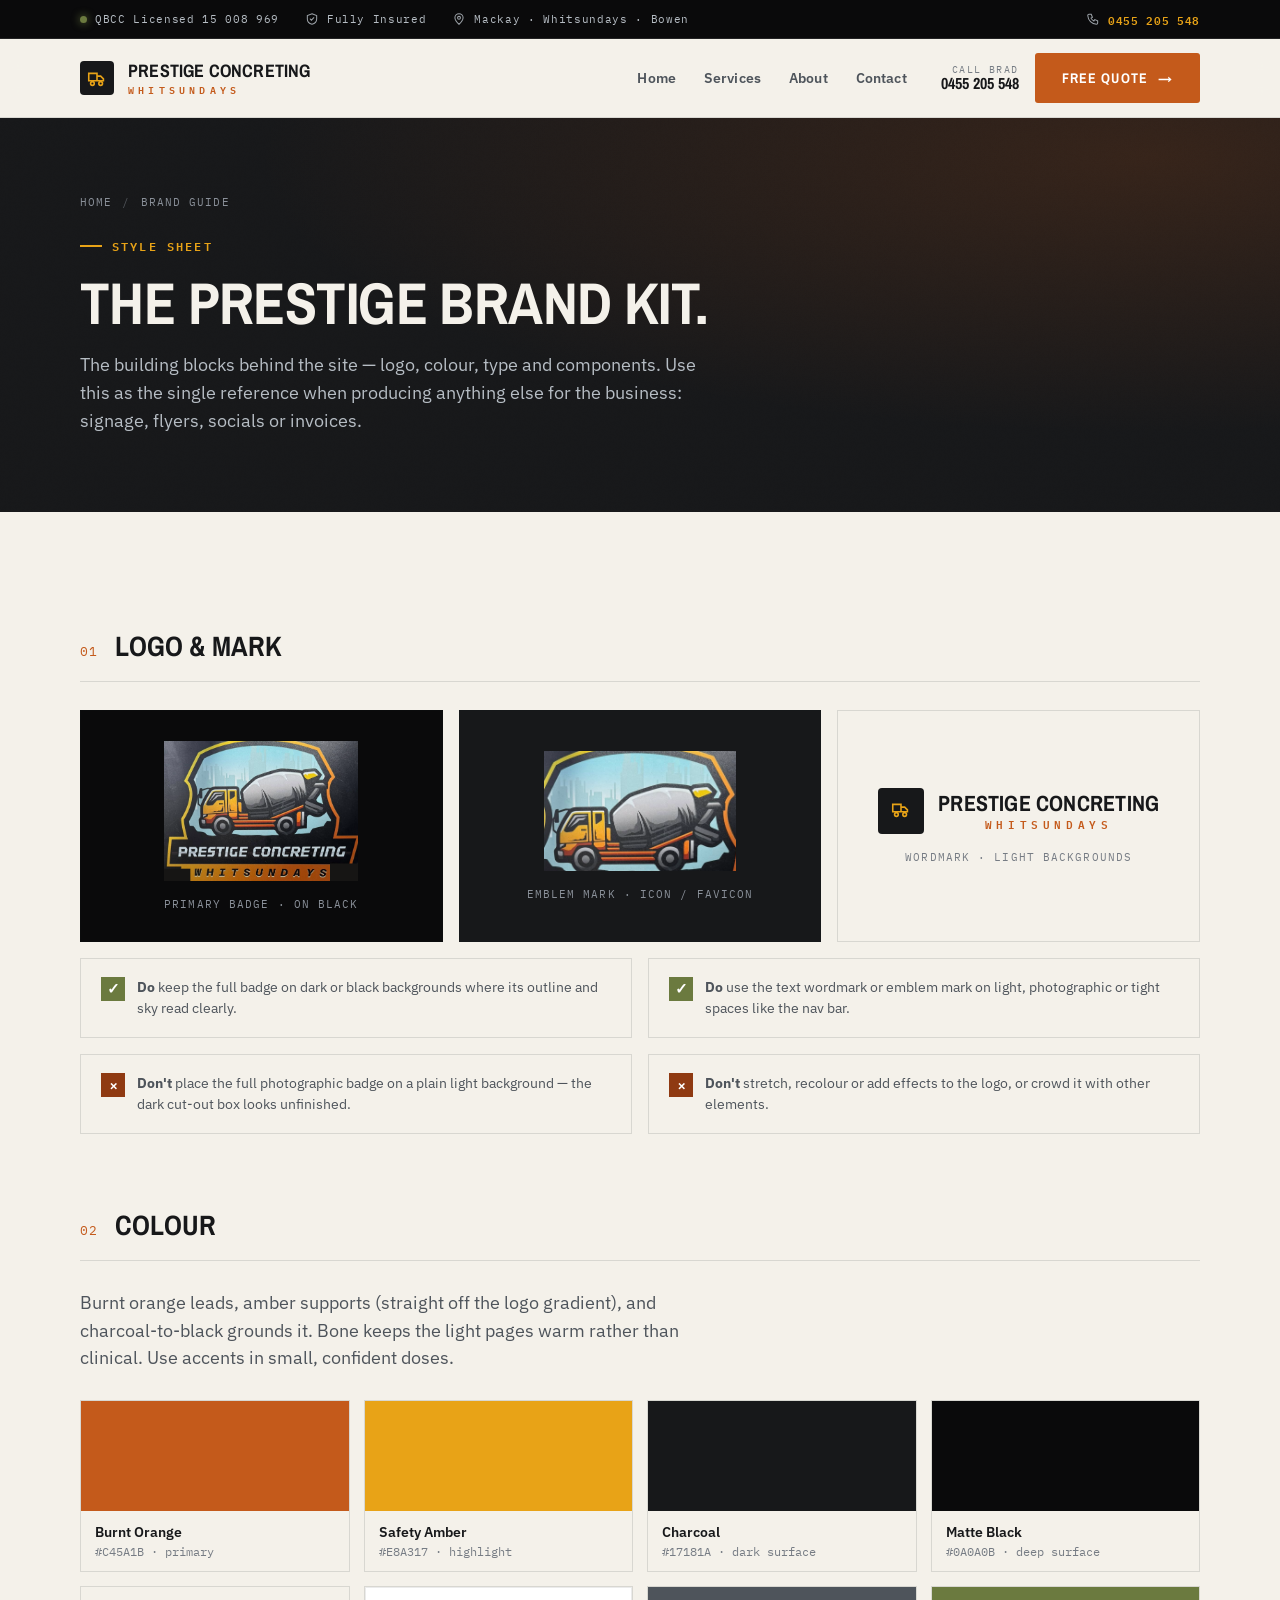
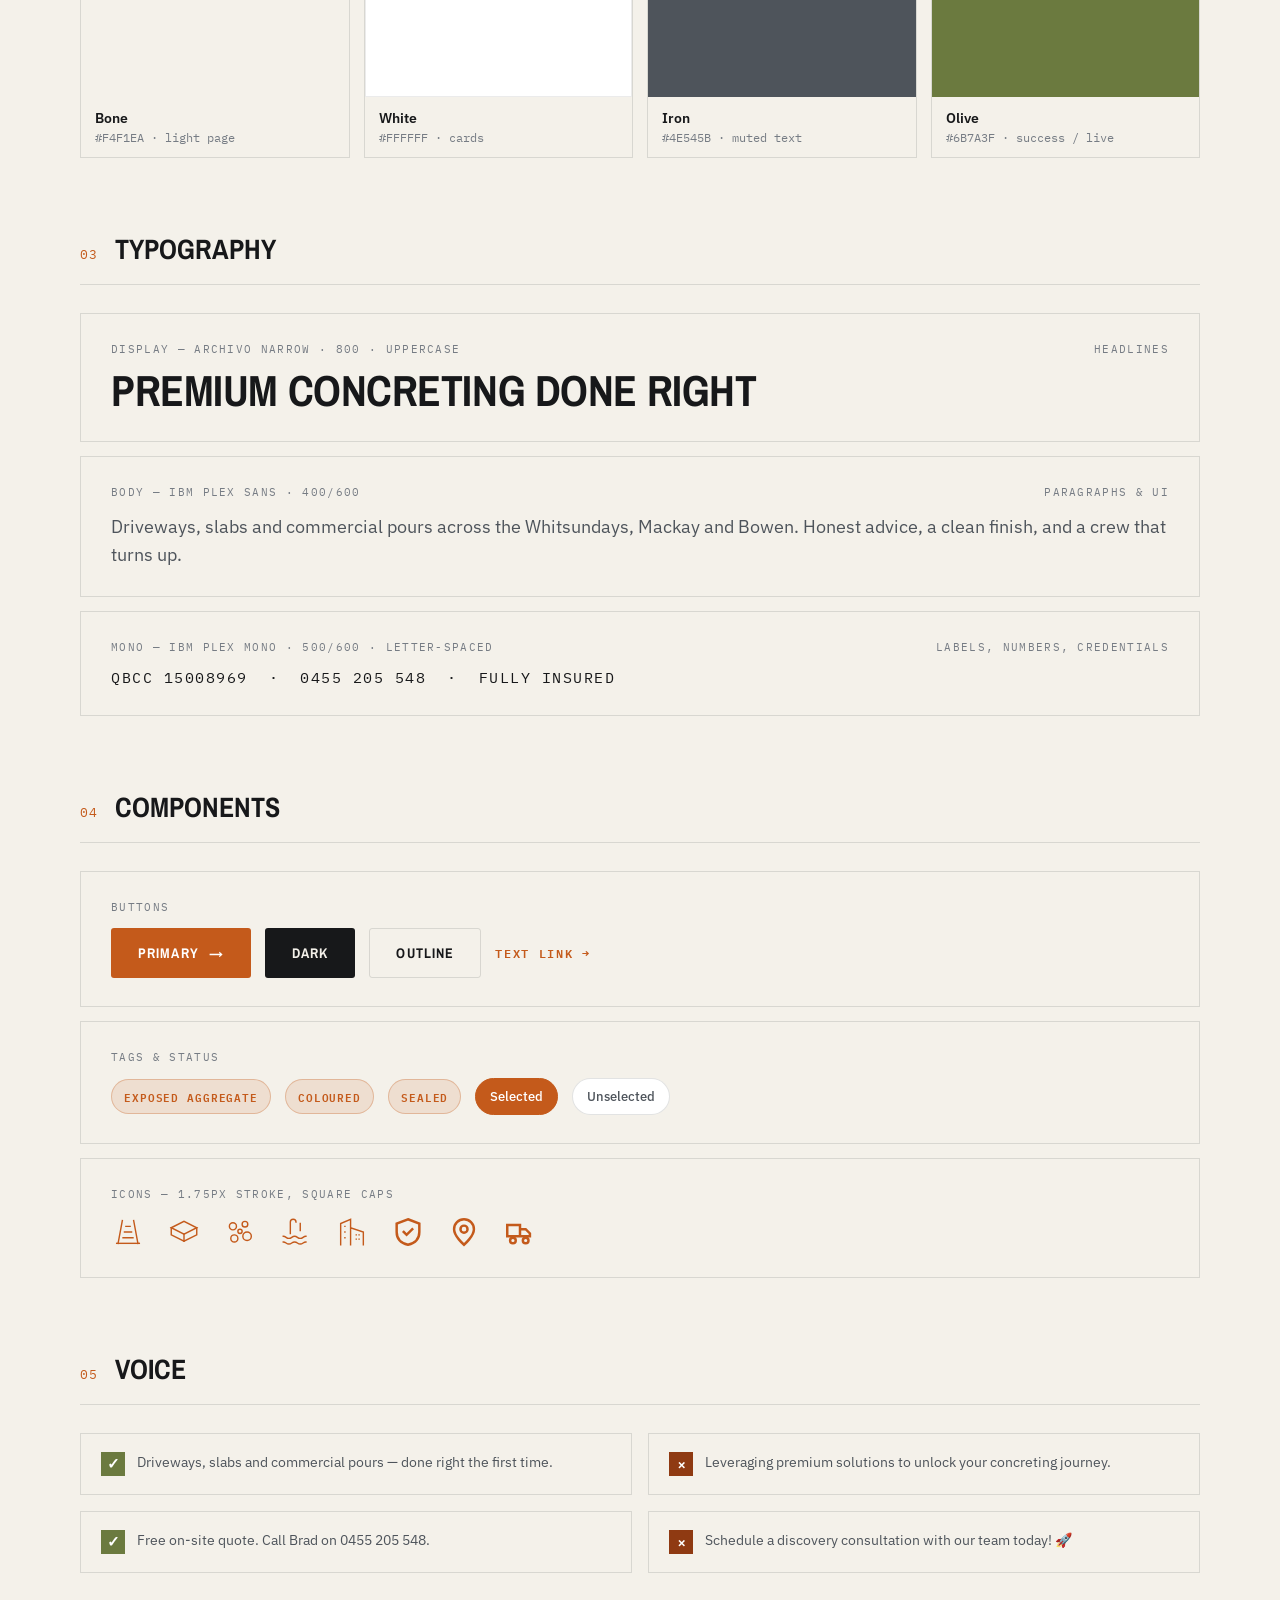
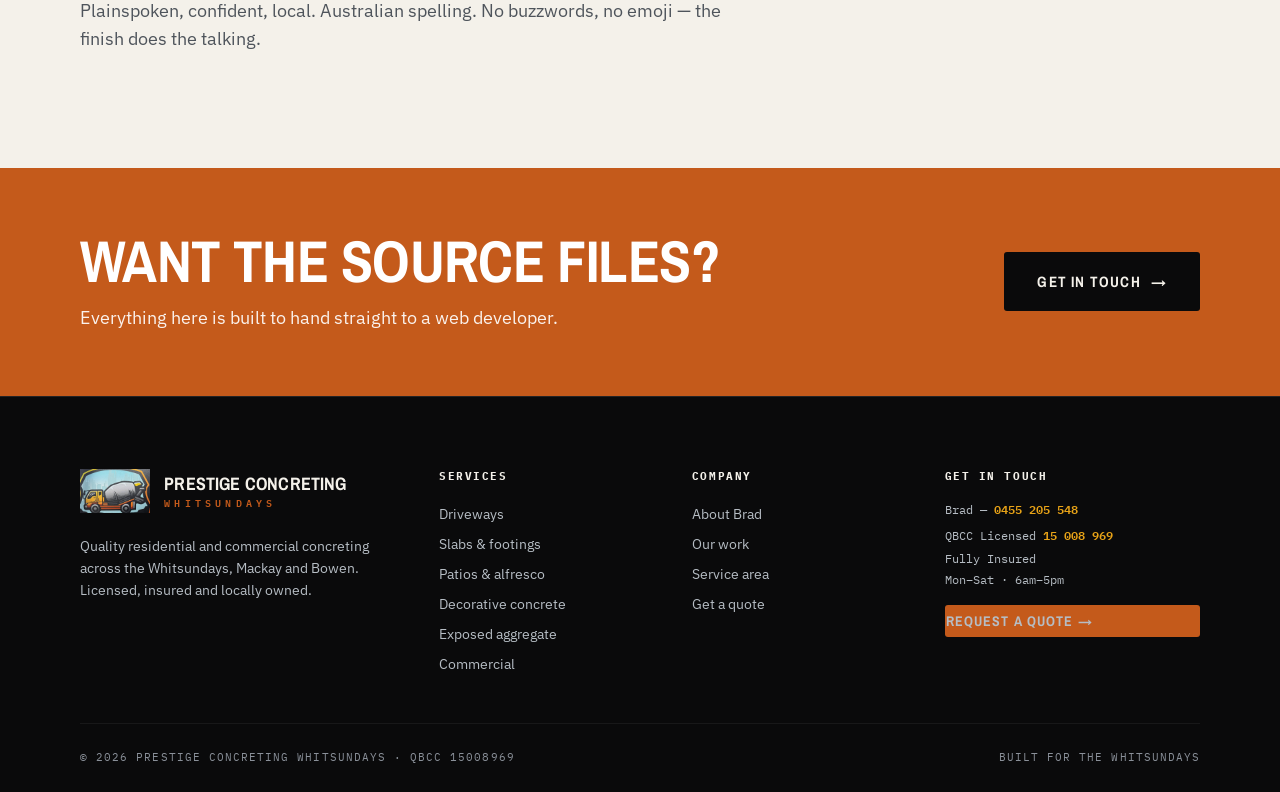
<file: brand/index.html>
<!DOCTYPE html>
<html lang="en-AU">
<head>
<meta charset="utf-8" />
<meta name="viewport" content="width=device-width, initial-scale=1" />
<title>Brand Guide | Prestige Concreting Whitsundays</title>
<meta name="description" content="Internal brand style sheet for Prestige Concreting Whitsundays — logo usage, colour palette, typography and components." />
<link rel="canonical" href="https://prestigeconcretingwhitsundays.com.au/brand/" />
<meta name="robots" content="noindex,follow" />
<meta name="theme-color" content="#17181A" />
<meta name="author" content="Prestige Concreting Whitsundays" />
<meta name="geo.region" content="AU-QLD" />
<meta name="geo.placename" content="Whitsundays, Queensland" />

<meta property="og:type" content="website" />
<meta property="og:site_name" content="Prestige Concreting Whitsundays" />
<meta property="og:locale" content="en_AU" />
<meta property="og:title" content="Brand Guide | Prestige Concreting Whitsundays" />
<meta property="og:description" content="Internal brand style sheet for Prestige Concreting Whitsundays — logo usage, colour palette, typography and components." />
<meta property="og:url" content="https://prestigeconcretingwhitsundays.com.au/brand/" />
<meta property="og:image" content="https://prestigeconcretingwhitsundays.com.au/assets/img/og-image.png" />
<meta property="og:image:width" content="1200" />
<meta property="og:image:height" content="630" />
<meta name="twitter:card" content="summary_large_image" />
<meta name="twitter:title" content="Brand Guide | Prestige Concreting Whitsundays" />
<meta name="twitter:description" content="Internal brand style sheet for Prestige Concreting Whitsundays — logo usage, colour palette, typography and components." />
<meta name="twitter:image" content="https://prestigeconcretingwhitsundays.com.au/assets/img/og-image.png" />

<link rel="icon" href="../assets/img/favicon.ico" sizes="any" />
<link rel="icon" type="image/png" sizes="32x32" href="../assets/img/favicon-32.png" />
<link rel="apple-touch-icon" href="../assets/img/apple-touch-icon.png" />
<link rel="manifest" href="../site.webmanifest" />

<link rel="preconnect" href="https://fonts.googleapis.com" />
<link rel="preconnect" href="https://fonts.gstatic.com" crossorigin />
<link rel="stylesheet" href="https://fonts.googleapis.com/css2?family=Archivo:wght@400;500;600;700;800;900&family=Archivo+Narrow:wght@500;600;700&family=IBM+Plex+Sans:wght@300;400;500;600;700&family=IBM+Plex+Mono:wght@400;500;600;700&display=swap" />
<link rel="stylesheet" href="../assets/css/tokens.css" />
<link rel="stylesheet" href="../assets/css/prestige.css" />
<script type="application/ld+json">{"@context":"https://schema.org","@type":"GeneralContractor","@id":"https://prestigeconcretingwhitsundays.com.au/#business","name":"Prestige Concreting Whitsundays","image":"https://prestigeconcretingwhitsundays.com.au/assets/img/badge.png","logo":"https://prestigeconcretingwhitsundays.com.au/assets/img/emblem.png","url":"https://prestigeconcretingwhitsundays.com.au/","telephone":"+61455205548","priceRange":"$$","description":"Premium residential and commercial concreting across the Whitsundays, Mackay and Bowen. QBCC licensed, fully insured, free on-site quotes.","address":{"@type":"PostalAddress","addressRegion":"QLD","addressCountry":"AU"},"areaServed":["Airlie Beach","Cannonvale","Proserpine","Whitsundays","Bowen","Mackay"],"founder":{"@type":"Person","name":"Brad"},"openingHoursSpecification":[{"@type":"OpeningHoursSpecification","dayOfWeek":["Monday","Tuesday","Wednesday","Thursday","Friday","Saturday"],"opens":"06:00","closes":"17:00"}],"identifier":{"@type":"PropertyValue","name":"QBCC Licence","value":"15008969"},"hasOfferCatalog":{"@type":"OfferCatalog","name":"Concreting Services","itemListElement":[{"@type":"Offer","itemOffered":{"@type":"Service","name":"Driveways"}},{"@type":"Offer","itemOffered":{"@type":"Service","name":"House & Shed Slabs"}},{"@type":"Offer","itemOffered":{"@type":"Service","name":"Patios & Alfresco"}},{"@type":"Offer","itemOffered":{"@type":"Service","name":"Pathways & Footpaths"}},{"@type":"Offer","itemOffered":{"@type":"Service","name":"Shed & Garage Floors"}},{"@type":"Offer","itemOffered":{"@type":"Service","name":"Retaining & Kerbing"}},{"@type":"Offer","itemOffered":{"@type":"Service","name":"Decorative & Coloured Concrete"}},{"@type":"Offer","itemOffered":{"@type":"Service","name":"Exposed Aggregate"}},{"@type":"Offer","itemOffered":{"@type":"Service","name":"Pool Surrounds"}},{"@type":"Offer","itemOffered":{"@type":"Service","name":"Commercial & Industrial Concreting"}}]}}</script>
<script type="application/ld+json">{"@context":"https://schema.org","@type":"BreadcrumbList","itemListElement":[{"@type":"ListItem","position":1,"name":"Home","item":"https://prestigeconcretingwhitsundays.com.au/"},{"@type":"ListItem","position":2,"name":"Brand Guide","item":"https://prestigeconcretingwhitsundays.com.au/brand/"}]}</script>
<script>document.documentElement.className += ' js';</script>
</head>
<body data-page="brand">
  <a class="skip-link" href="#main">Skip to content</a>
  <div class="topbar">
    <div class="wrap">
      <span class="ti"><span class="dot" aria-hidden="true"></span> QBCC Licensed 15 008 969</span>
      <span class="ti hide-sm"><svg viewBox="0 0 24 24" fill="none" stroke="currentColor" stroke-width="1.75" stroke-linecap="square"><path d="M12 3l8 3v6c0 5-3.5 8-8 9-4.5-1-8-4-8-9V6z"/><path d="M9 12l2 2 4-4"/></svg> Fully Insured</span>
      <span class="ti hide-sm"><svg viewBox="0 0 24 24" fill="none" stroke="currentColor" stroke-width="1.75" stroke-linecap="square"><path d="M12 21s7-6 7-11a7 7 0 0 0-14 0c0 5 7 11 7 11z"/><circle cx="12" cy="10" r="2.5"/></svg> Mackay &middot; Whitsundays &middot; Bowen</span>
      <span class="ti right"><svg viewBox="0 0 24 24" fill="none" stroke="currentColor" stroke-width="1.75" stroke-linecap="square"><path d="M5 4h4l2 5-2.5 1.5a11 11 0 0 0 5 5L15 13l5 2v4a2 2 0 0 1-2 2A16 16 0 0 1 3 6a2 2 0 0 1 2-2z"/></svg> <a class="phone" href="tel:0455205548">0455 205 548</a></span>
    </div>
  </div>
  <header class="nav">
    <div class="wrap">
      <a class="wordmark" href="../" aria-label="Prestige Concreting Whitsundays — home"><span class="wm-mark" aria-hidden="true"><svg viewBox="0 0 24 24" fill="none" stroke="currentColor" stroke-width="1.75" stroke-linecap="square"><path d="M3 7h9v8H3zM12 10h4l3 3v2h-7z"/><circle cx="7" cy="18" r="2"/><circle cx="16" cy="18" r="2"/></svg></span><span class="wm-text"><span class="wm-1">Prestige Concreting</span><span class="wm-2">Whitsundays</span></span></a>
      <nav class="nav-links" aria-label="Primary"><a href="../">Home</a><a href="../services/">Services</a><a href="../about/">About</a><a href="../contact/">Contact</a></nav>
      <div class="nav-cta">
        <a class="nav-phone" href="tel:0455205548"><span class="np-1">Call Brad</span><span class="np-2">0455 205 548</span></a>
        <a class="btn btn-primary" href="../contact/">Free Quote <span class="arr">&rarr;</span></a>
        <button class="nav-burger" aria-label="Open menu" aria-expanded="false" aria-controls="mobileMenu" onclick="PC.openMenu()"><svg viewBox="0 0 24 24" fill="none" stroke="currentColor" stroke-width="1.75" stroke-linecap="square"><path d="M3 6h18M3 12h18M3 18h18"/></svg></button>
      </div>
    </div>
  </header>
  <div class="mobile-menu" id="mobileMenu">
    <div class="scrim" onclick="PC.closeMenu()"></div>
    <div class="panel" role="dialog" aria-label="Menu" aria-modal="true">
      <div class="mm-head"><a class="wordmark inv" href="../" aria-label="Prestige Concreting Whitsundays — home"><img src="../assets/img/emblem.png" alt="" width="44" height="44" /><span class="wm-text"><span class="wm-1">Prestige Concreting</span><span class="wm-2">Whitsundays</span></span></a><button class="mm-close" aria-label="Close menu" onclick="PC.closeMenu()"><svg viewBox="0 0 24 24" fill="none" stroke="currentColor" stroke-width="1.75" stroke-linecap="square"><path d="M5 5l14 14M19 5L5 19"/></svg></button></div>
      <a class="mm-link" href="../">Home</a><a class="mm-link" href="../services/">Services</a><a class="mm-link" href="../about/">About</a><a class="mm-link" href="../contact/">Contact</a>
      <a class="btn btn-primary btn-block" style="margin-top:18px" href="../contact/">Get a Free Quote <span class="arr">&rarr;</span></a>
      <a class="btn btn-outline inv btn-block" style="margin-top:10px" href="tel:0455205548">Call 0455 205 548</a>
    </div>
  </div>
<main id="main">
<!-- PAGE HERO -->
<section class="phero grain">
  <div class="phero-bg"></div>
  <div class="wrap">
    <div class="crumbs"><a href="../">Home</a><span class="sep">/</span>Brand Guide</div>
    <span class="eyebrow hero-eyebrow">Style sheet</span>
    <h1 class="display d-l" style="margin-top:18px">The Prestige brand kit.</h1>
    <p class="lede">The building blocks behind the site — logo, colour, type and components. Use this as the single reference when producing anything else for the business: signage, flyers, socials or invoices.</p>
  </div>
</section>

<section class="sec">
  <div class="wrap">

    <!-- LOGO -->
    <div class="bblock">
      <div class="bsec-title reveal"><span class="n">01</span><h2>Logo &amp; Mark</h2></div>
      <div class="logo-row reveal">
        <div class="logo-cell bk">
          <img src="../assets/img/badge.png" alt="Prestige Concreting full badge" />
          <span class="cap">Primary badge · on black</span>
        </div>
        <div class="logo-cell dk">
          <img src="../assets/img/emblem.png" alt="Prestige Concreting emblem" style="max-height:120px" />
          <span class="cap">Emblem mark · icon / favicon</span>
        </div>
        <div class="logo-cell bone">
          <span class="wordmark"><span class="wm-mark" style="width:46px;height:46px"><span data-ic="truck"><svg viewBox="0 0 24 24" fill="none" stroke="currentColor" stroke-width="1.75" stroke-linecap="square"><path d="M3 7h9v8H3zM12 10h4l3 3v2h-7z"/><circle cx="7" cy="18" r="2"/><circle cx="16" cy="18" r="2"/></svg></span></span><span class="wm-text"><span class="wm-1" style="font-size:22px">Prestige Concreting</span><span class="wm-2" style="font-size:11px">Whitsundays</span></span></span>
          <span class="cap">Wordmark · light backgrounds</span>
        </div>
      </div>
      <div class="dodont reveal">
        <div class="dd do"><span class="m">&check;</span><span><b>Do</b> keep the full badge on dark or black backgrounds where its outline and sky read clearly.</span></div>
        <div class="dd do"><span class="m">&check;</span><span><b>Do</b> use the text wordmark or emblem mark on light, photographic or tight spaces like the nav bar.</span></div>
        <div class="dd dont"><span class="m">&times;</span><span><b>Don't</b> place the full photographic badge on a plain light background — the dark cut-out box looks unfinished.</span></div>
        <div class="dd dont"><span class="m">&times;</span><span><b>Don't</b> stretch, recolour or add effects to the logo, or crowd it with other elements.</span></div>
      </div>
    </div>

    <!-- COLOUR -->
    <div class="bblock">
      <div class="bsec-title reveal"><span class="n">02</span><h2>Colour</h2></div>
      <p class="lede reveal" style="margin-bottom:28px;max-width:640px">Burnt orange leads, amber supports (straight off the logo gradient), and charcoal-to-black grounds it. Bone keeps the light pages warm rather than clinical. Use accents in small, confident doses.</p>
      <div class="swatches reveal" style="margin-bottom:14px">
        <div class="swatch"><div class="chip" style="background:#C45A1B"></div><div class="meta"><div class="nm">Burnt Orange</div><div class="hx">#C45A1B · primary</div></div></div>
        <div class="swatch"><div class="chip" style="background:#E8A317"></div><div class="meta"><div class="nm">Safety Amber</div><div class="hx">#E8A317 · highlight</div></div></div>
        <div class="swatch"><div class="chip" style="background:#17181A"></div><div class="meta"><div class="nm">Charcoal</div><div class="hx">#17181A · dark surface</div></div></div>
        <div class="swatch"><div class="chip" style="background:#0A0A0B"></div><div class="meta"><div class="nm">Matte Black</div><div class="hx">#0A0A0B · deep surface</div></div></div>
      </div>
      <div class="swatches reveal">
        <div class="swatch"><div class="chip" style="background:#F4F1EA"></div><div class="meta"><div class="nm">Bone</div><div class="hx">#F4F1EA · light page</div></div></div>
        <div class="swatch"><div class="chip" style="background:#FFFFFF;box-shadow:inset 0 0 0 1px rgba(0,0,0,0.08)"></div><div class="meta"><div class="nm">White</div><div class="hx">#FFFFFF · cards</div></div></div>
        <div class="swatch"><div class="chip" style="background:#4E545B"></div><div class="meta"><div class="nm">Iron</div><div class="hx">#4E545B · muted text</div></div></div>
        <div class="swatch"><div class="chip" style="background:#6B7A3F"></div><div class="meta"><div class="nm">Olive</div><div class="hx">#6B7A3F · success / live</div></div></div>
      </div>
    </div>

    <!-- TYPE -->
    <div class="bblock">
      <div class="bsec-title reveal"><span class="n">03</span><h2>Typography</h2></div>
      <div class="reveal">
        <div class="type-spec">
          <div class="label"><span>Display — Archivo Narrow · 800 · UPPERCASE</span><span>Headlines</span></div>
          <div class="display d-m" style="margin:0">Premium Concreting Done Right</div>
        </div>
        <div class="type-spec">
          <div class="label"><span>Body — IBM Plex Sans · 400/600</span><span>Paragraphs &amp; UI</span></div>
          <p style="font-size:18px;line-height:1.55;margin:0;color:var(--pc-ink-2)">Driveways, slabs and commercial pours across the Whitsundays, Mackay and Bowen. Honest advice, a clean finish, and a crew that turns up.</p>
        </div>
        <div class="type-spec">
          <div class="label"><span>Mono — IBM Plex Mono · 500/600 · LETTER-SPACED</span><span>Labels, numbers, credentials</span></div>
          <div class="mono" style="font-size:15px;letter-spacing:0.1em;color:var(--pc-ink)">QBCC 15008969 &nbsp;·&nbsp; 0455 205 548 &nbsp;·&nbsp; FULLY INSURED</div>
        </div>
      </div>
    </div>

    <!-- COMPONENTS -->
    <div class="bblock">
      <div class="bsec-title reveal"><span class="n">04</span><h2>Components</h2></div>
      <div class="type-spec reveal">
        <div class="label"><span>Buttons</span></div>
        <div class="comp-row">
          <a class="btn btn-primary">Primary <span class="arr">&rarr;</span></a>
          <a class="btn btn-dark">Dark</a>
          <a class="btn btn-outline">Outline</a>
          <a class="link-mono">Text link &rarr;</a>
        </div>
      </div>
      <div class="type-spec reveal">
        <div class="label"><span>Tags &amp; status</span></div>
        <div class="comp-row">
          <span class="badge-pill">Exposed aggregate</span>
          <span class="badge-pill">Coloured</span>
          <span class="badge-pill">Sealed</span>
          <span class="chip-toggle on">Selected</span>
          <span class="chip-toggle">Unselected</span>
        </div>
      </div>
      <div class="type-spec reveal">
        <div class="label"><span>Icons — 1.75px stroke, square caps</span></div>
        <div class="comp-row" style="gap:22px;color:var(--pc-brand)">
          <span data-ic="drive" style="width:34px;height:34px;display:inline-flex"><svg viewBox="0 0 48 48" fill="none" stroke="currentColor" stroke-width="2" stroke-linecap="square"><path d="M16 8l-6 32M32 8l6 32"/><path d="M8 40h32"/><path d="M21 16h6M19 24h10M17 32h14"/></svg></span>
          <span data-ic="slab" style="width:34px;height:34px;display:inline-flex"><svg viewBox="0 0 48 48" fill="none" stroke="currentColor" stroke-width="2" stroke-linecap="square"><path d="M6 18l18-9 18 9-18 9z"/><path d="M6 18v10l18 9 18-9V18"/><path d="M24 27v10"/></svg></span>
          <span data-ic="aggregate" style="width:34px;height:34px;display:inline-flex"><svg viewBox="0 0 48 48" fill="none" stroke="currentColor" stroke-width="2" stroke-linecap="square"><circle cx="14" cy="16" r="5"/><circle cx="31" cy="13" r="4"/><circle cx="34" cy="30" r="6"/><circle cx="16" cy="33" r="5"/><circle cx="24" cy="23" r="3"/></svg></span>
          <span data-ic="pool" style="width:34px;height:34px;display:inline-flex"><svg viewBox="0 0 48 48" fill="none" stroke="currentColor" stroke-width="2" stroke-linecap="square"><path d="M6 30c4 0 4 3 8 3s4-3 8-3 4 3 8 3 4-3 8-3"/><path d="M6 38c4 0 4 3 8 3s4-3 8-3 4 3 8 3 4-3 8-3"/><path d="M16 26V10a4 4 0 0 1 8 0M30 22V12"/></svg></span>
          <span data-ic="commercial" style="width:34px;height:34px;display:inline-flex"><svg viewBox="0 0 48 48" fill="none" stroke="currentColor" stroke-width="2" stroke-linecap="square"><path d="M8 42V12l14-6v36M22 42V18l18 6v18"/><path d="M14 16v0M14 24v0M14 32v0M30 28v0M34 28v0M30 34v0M34 34v0"/></svg></span>
          <span data-ic="shield" style="width:34px;height:34px;display:inline-flex"><svg viewBox="0 0 24 24" fill="none" stroke="currentColor" stroke-width="1.75" stroke-linecap="square"><path d="M12 3l8 3v6c0 5-3.5 8-8 9-4.5-1-8-4-8-9V6z"/><path d="M9 12l2 2 4-4"/></svg></span>
          <span data-ic="pin" style="width:34px;height:34px;display:inline-flex"><svg viewBox="0 0 24 24" fill="none" stroke="currentColor" stroke-width="1.75" stroke-linecap="square"><path d="M12 21s7-6 7-11a7 7 0 0 0-14 0c0 5 7 11 7 11z"/><circle cx="12" cy="10" r="2.5"/></svg></span>
          <span data-ic="truck" style="width:34px;height:34px;display:inline-flex"><svg viewBox="0 0 24 24" fill="none" stroke="currentColor" stroke-width="1.75" stroke-linecap="square"><path d="M3 7h9v8H3zM12 10h4l3 3v2h-7z"/><circle cx="7" cy="18" r="2"/><circle cx="16" cy="18" r="2"/></svg></span>
        </div>
      </div>
    </div>

    <!-- VOICE -->
    <div class="bblock" style="margin-bottom:0">
      <div class="bsec-title reveal"><span class="n">05</span><h2>Voice</h2></div>
      <div class="dodont reveal">
        <div class="dd do"><span class="m">&check;</span><span>Driveways, slabs and commercial pours — done right the first time.</span></div>
        <div class="dd dont"><span class="m">&times;</span><span>Leveraging premium solutions to unlock your concreting journey.</span></div>
        <div class="dd do"><span class="m">&check;</span><span>Free on-site quote. Call Brad on 0455 205 548.</span></div>
        <div class="dd dont"><span class="m">&times;</span><span>Schedule a discovery consultation with our team today! 🚀</span></div>
      </div>
      <p class="lede reveal" style="margin-top:24px;max-width:680px">Plainspoken, confident, local. Australian spelling. No buzzwords, no emoji — the finish does the talking.</p>
    </div>

  </div>
</section>

<!-- CTA -->
<section class="cta-band">
  <div class="wrap">
    <div>
      <h2 class="display d-l">Want the source files?</h2>
      <p class="lede">Everything here is built to hand straight to a web developer.</p>
    </div>
    <a class="btn btn-dark btn-lg" href="../contact/">Get in touch <span class="arr">&rarr;</span></a>
  </div>
</section>
</main>
  <footer class="footer">
    <div class="wrap">
      <div class="footer-top">
        <div class="footer-brand">
          <a class="wordmark inv" href="../" aria-label="Prestige Concreting Whitsundays — home"><img src="../assets/img/emblem.png" alt="" width="44" height="44" /><span class="wm-text"><span class="wm-1">Prestige Concreting</span><span class="wm-2">Whitsundays</span></span></a>
          <p>Quality residential and commercial concreting across the Whitsundays, Mackay and Bowen. Licensed, insured and locally owned.</p>
        </div>
        <div class="footer-col">
          <h5>Services</h5>
          <a href="../services/">Driveways</a>
          <a href="../services/">Slabs &amp; footings</a>
          <a href="../services/">Patios &amp; alfresco</a>
          <a href="../services/">Decorative concrete</a>
          <a href="../services/">Exposed aggregate</a>
          <a href="../services/">Commercial</a>
        </div>
        <div class="footer-col">
          <h5>Company</h5>
          <a href="../about/">About Brad</a>
          <a href="../services/">Our work</a>
          <a href="../contact/">Service area</a>
          <a href="../contact/">Get a quote</a>
        </div>
        <div class="footer-col">
          <h5>Get in touch</h5>
          <div class="footer-cred">
            <span class="fc">Brad &mdash; <b>0455 205 548</b></span>
            <span class="fc">QBCC Licensed <b>15 008 969</b></span>
            <span class="fc">Fully Insured</span>
            <span class="fc">Mon&ndash;Sat &middot; 6am&ndash;5pm</span>
          </div>
          <a class="btn btn-primary" style="margin-top:18px" href="../contact/">Request a Quote <span class="arr">&rarr;</span></a>
        </div>
      </div>
      <div class="footer-bottom">
        <span>&copy; 2026 Prestige Concreting Whitsundays &middot; QBCC 15008969</span>
        <span>Built for the Whitsundays</span>
      </div>
    </div>
  </footer>
<script src="../assets/js/site.js"></script>
</body>
</html>
</file>
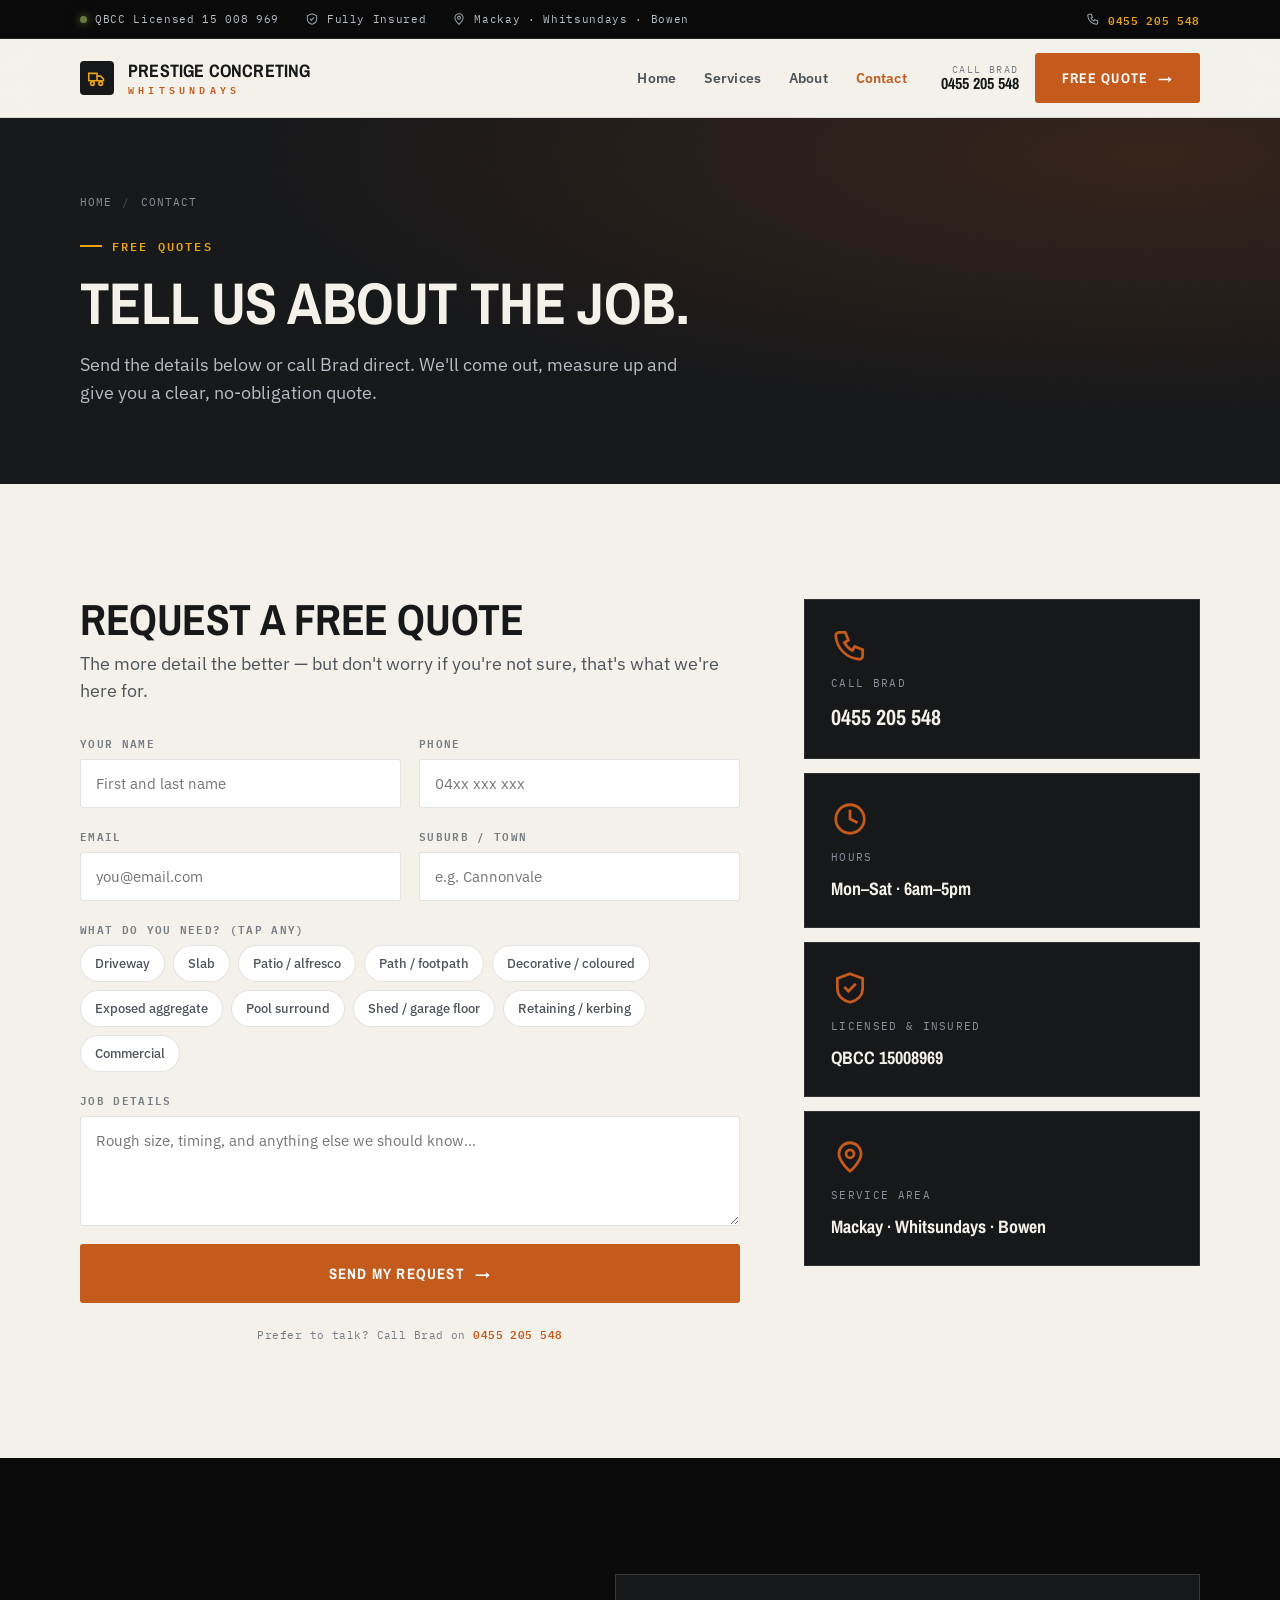
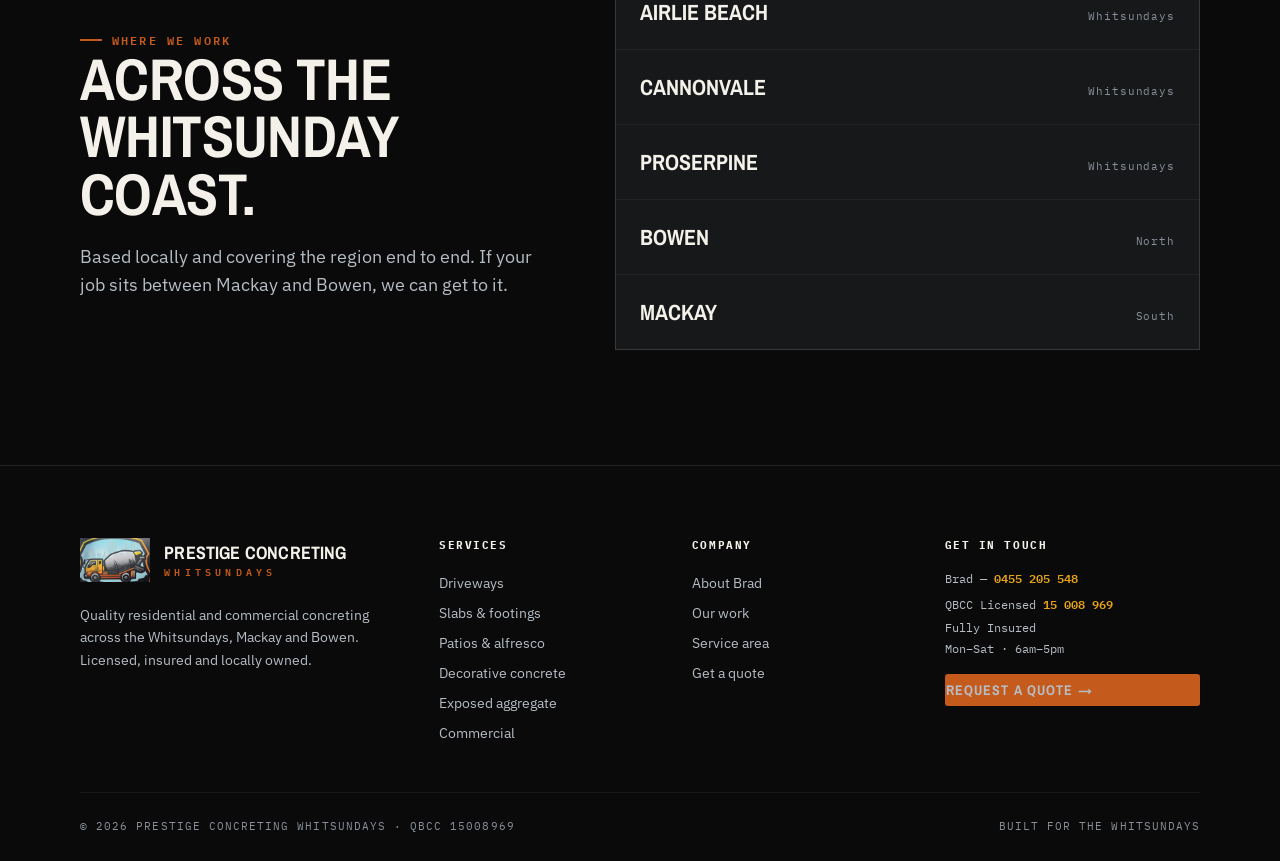
<file: contact/index.html>
<!DOCTYPE html>
<html lang="en-AU">
<head>
<meta charset="utf-8" />
<meta name="viewport" content="width=device-width, initial-scale=1" />
<title>Contact &amp; Free Quote — Call Brad 0455 205 548 | Prestige Concreting Whitsundays</title>
<meta name="description" content="Get a free concreting quote from Prestige Concreting Whitsundays. Call Brad on 0455 205 548 or send your job details. Servicing Mackay, the Whitsundays and Bowen." />
<link rel="canonical" href="https://prestigeconcretingwhitsundays.com.au/contact/" />
<meta name="theme-color" content="#17181A" />
<meta name="author" content="Prestige Concreting Whitsundays" />
<meta name="geo.region" content="AU-QLD" />
<meta name="geo.placename" content="Whitsundays, Queensland" />

<meta property="og:type" content="website" />
<meta property="og:site_name" content="Prestige Concreting Whitsundays" />
<meta property="og:locale" content="en_AU" />
<meta property="og:title" content="Contact &amp; Free Quote — Call Brad 0455 205 548 | Prestige Concreting Whitsundays" />
<meta property="og:description" content="Get a free concreting quote from Prestige Concreting Whitsundays. Call Brad on 0455 205 548 or send your job details. Servicing Mackay, the Whitsundays and Bowen." />
<meta property="og:url" content="https://prestigeconcretingwhitsundays.com.au/contact/" />
<meta property="og:image" content="https://prestigeconcretingwhitsundays.com.au/assets/img/og-image.png" />
<meta property="og:image:width" content="1200" />
<meta property="og:image:height" content="630" />
<meta name="twitter:card" content="summary_large_image" />
<meta name="twitter:title" content="Contact &amp; Free Quote — Call Brad 0455 205 548 | Prestige Concreting Whitsundays" />
<meta name="twitter:description" content="Get a free concreting quote from Prestige Concreting Whitsundays. Call Brad on 0455 205 548 or send your job details. Servicing Mackay, the Whitsundays and Bowen." />
<meta name="twitter:image" content="https://prestigeconcretingwhitsundays.com.au/assets/img/og-image.png" />

<link rel="icon" href="../assets/img/favicon.ico" sizes="any" />
<link rel="icon" type="image/png" sizes="32x32" href="../assets/img/favicon-32.png" />
<link rel="apple-touch-icon" href="../assets/img/apple-touch-icon.png" />
<link rel="manifest" href="../site.webmanifest" />

<link rel="preconnect" href="https://fonts.googleapis.com" />
<link rel="preconnect" href="https://fonts.gstatic.com" crossorigin />
<link rel="stylesheet" href="https://fonts.googleapis.com/css2?family=Archivo:wght@400;500;600;700;800;900&family=Archivo+Narrow:wght@500;600;700&family=IBM+Plex+Sans:wght@300;400;500;600;700&family=IBM+Plex+Mono:wght@400;500;600;700&display=swap" />
<link rel="stylesheet" href="../assets/css/tokens.css" />
<link rel="stylesheet" href="../assets/css/prestige.css" />
<script type="application/ld+json">{"@context":"https://schema.org","@type":"GeneralContractor","@id":"https://prestigeconcretingwhitsundays.com.au/#business","name":"Prestige Concreting Whitsundays","image":"https://prestigeconcretingwhitsundays.com.au/assets/img/badge.png","logo":"https://prestigeconcretingwhitsundays.com.au/assets/img/emblem.png","url":"https://prestigeconcretingwhitsundays.com.au/","telephone":"+61455205548","priceRange":"$$","description":"Premium residential and commercial concreting across the Whitsundays, Mackay and Bowen. QBCC licensed, fully insured, free on-site quotes.","address":{"@type":"PostalAddress","addressRegion":"QLD","addressCountry":"AU"},"areaServed":["Airlie Beach","Cannonvale","Proserpine","Whitsundays","Bowen","Mackay"],"founder":{"@type":"Person","name":"Brad"},"openingHoursSpecification":[{"@type":"OpeningHoursSpecification","dayOfWeek":["Monday","Tuesday","Wednesday","Thursday","Friday","Saturday"],"opens":"06:00","closes":"17:00"}],"identifier":{"@type":"PropertyValue","name":"QBCC Licence","value":"15008969"},"hasOfferCatalog":{"@type":"OfferCatalog","name":"Concreting Services","itemListElement":[{"@type":"Offer","itemOffered":{"@type":"Service","name":"Driveways"}},{"@type":"Offer","itemOffered":{"@type":"Service","name":"House & Shed Slabs"}},{"@type":"Offer","itemOffered":{"@type":"Service","name":"Patios & Alfresco"}},{"@type":"Offer","itemOffered":{"@type":"Service","name":"Pathways & Footpaths"}},{"@type":"Offer","itemOffered":{"@type":"Service","name":"Shed & Garage Floors"}},{"@type":"Offer","itemOffered":{"@type":"Service","name":"Retaining & Kerbing"}},{"@type":"Offer","itemOffered":{"@type":"Service","name":"Decorative & Coloured Concrete"}},{"@type":"Offer","itemOffered":{"@type":"Service","name":"Exposed Aggregate"}},{"@type":"Offer","itemOffered":{"@type":"Service","name":"Pool Surrounds"}},{"@type":"Offer","itemOffered":{"@type":"Service","name":"Commercial & Industrial Concreting"}}]}}</script>
<script type="application/ld+json">{"@context":"https://schema.org","@type":"BreadcrumbList","itemListElement":[{"@type":"ListItem","position":1,"name":"Home","item":"https://prestigeconcretingwhitsundays.com.au/"},{"@type":"ListItem","position":2,"name":"Contact","item":"https://prestigeconcretingwhitsundays.com.au/contact/"}]}</script>
<script>document.documentElement.className += ' js';</script>
</head>
<body data-page="contact">
  <a class="skip-link" href="#main">Skip to content</a>
  <div class="topbar">
    <div class="wrap">
      <span class="ti"><span class="dot" aria-hidden="true"></span> QBCC Licensed 15 008 969</span>
      <span class="ti hide-sm"><svg viewBox="0 0 24 24" fill="none" stroke="currentColor" stroke-width="1.75" stroke-linecap="square"><path d="M12 3l8 3v6c0 5-3.5 8-8 9-4.5-1-8-4-8-9V6z"/><path d="M9 12l2 2 4-4"/></svg> Fully Insured</span>
      <span class="ti hide-sm"><svg viewBox="0 0 24 24" fill="none" stroke="currentColor" stroke-width="1.75" stroke-linecap="square"><path d="M12 21s7-6 7-11a7 7 0 0 0-14 0c0 5 7 11 7 11z"/><circle cx="12" cy="10" r="2.5"/></svg> Mackay &middot; Whitsundays &middot; Bowen</span>
      <span class="ti right"><svg viewBox="0 0 24 24" fill="none" stroke="currentColor" stroke-width="1.75" stroke-linecap="square"><path d="M5 4h4l2 5-2.5 1.5a11 11 0 0 0 5 5L15 13l5 2v4a2 2 0 0 1-2 2A16 16 0 0 1 3 6a2 2 0 0 1 2-2z"/></svg> <a class="phone" href="tel:0455205548">0455 205 548</a></span>
    </div>
  </div>
  <header class="nav">
    <div class="wrap">
      <a class="wordmark" href="../" aria-label="Prestige Concreting Whitsundays — home"><span class="wm-mark" aria-hidden="true"><svg viewBox="0 0 24 24" fill="none" stroke="currentColor" stroke-width="1.75" stroke-linecap="square"><path d="M3 7h9v8H3zM12 10h4l3 3v2h-7z"/><circle cx="7" cy="18" r="2"/><circle cx="16" cy="18" r="2"/></svg></span><span class="wm-text"><span class="wm-1">Prestige Concreting</span><span class="wm-2">Whitsundays</span></span></a>
      <nav class="nav-links" aria-label="Primary"><a href="../">Home</a><a href="../services/">Services</a><a href="../about/">About</a><a href="../contact/" class="active" aria-current="page">Contact</a></nav>
      <div class="nav-cta">
        <a class="nav-phone" href="tel:0455205548"><span class="np-1">Call Brad</span><span class="np-2">0455 205 548</span></a>
        <a class="btn btn-primary" href="../contact/">Free Quote <span class="arr">&rarr;</span></a>
        <button class="nav-burger" aria-label="Open menu" aria-expanded="false" aria-controls="mobileMenu" onclick="PC.openMenu()"><svg viewBox="0 0 24 24" fill="none" stroke="currentColor" stroke-width="1.75" stroke-linecap="square"><path d="M3 6h18M3 12h18M3 18h18"/></svg></button>
      </div>
    </div>
  </header>
  <div class="mobile-menu" id="mobileMenu">
    <div class="scrim" onclick="PC.closeMenu()"></div>
    <div class="panel" role="dialog" aria-label="Menu" aria-modal="true">
      <div class="mm-head"><a class="wordmark inv" href="../" aria-label="Prestige Concreting Whitsundays — home"><img src="../assets/img/emblem.png" alt="" width="44" height="44" /><span class="wm-text"><span class="wm-1">Prestige Concreting</span><span class="wm-2">Whitsundays</span></span></a><button class="mm-close" aria-label="Close menu" onclick="PC.closeMenu()"><svg viewBox="0 0 24 24" fill="none" stroke="currentColor" stroke-width="1.75" stroke-linecap="square"><path d="M5 5l14 14M19 5L5 19"/></svg></button></div>
      <a class="mm-link" href="../">Home</a><a class="mm-link" href="../services/">Services</a><a class="mm-link" href="../about/">About</a><a class="mm-link active" href="../contact/" aria-current="page">Contact</a>
      <a class="btn btn-primary btn-block" style="margin-top:18px" href="../contact/">Get a Free Quote <span class="arr">&rarr;</span></a>
      <a class="btn btn-outline inv btn-block" style="margin-top:10px" href="tel:0455205548">Call 0455 205 548</a>
    </div>
  </div>
<main id="main">
<!-- PAGE HERO -->
<section class="phero grain">
  <div class="phero-bg"></div>
  <div class="wrap">
    <div class="crumbs"><a href="../">Home</a><span class="sep">/</span>Contact</div>
    <span class="eyebrow hero-eyebrow">Free quotes</span>
    <h1 class="display d-l" style="margin-top:18px">Tell us about the job.</h1>
    <p class="lede">Send the details below or call Brad direct. We'll come out, measure up and give you a clear, no-obligation quote.</p>
  </div>
</section>

<!-- CONTACT GRID -->
<section class="sec">
  <div class="wrap" style="display:grid;grid-template-columns:1.25fr 0.75fr;gap:64px;align-items:start" id="contactGrid">
    <!-- FORM -->
    <div class="reveal">
      <h2 class="display d-m" style="margin-bottom:8px">Request a free quote</h2>
      <p class="lede" style="margin-bottom:28px">The more detail the better — but don't worry if you're not sure, that's what we're here for.</p>
      <form class="form" id="quoteForm" novalidate>
        <div class="field">
          <label for="name">Your name</label>
          <input id="name" name="name" type="text" placeholder="First and last name" required />
        </div>
        <div class="field">
          <label for="phone">Phone</label>
          <input id="phone" name="phone" type="tel" placeholder="04xx xxx xxx" required />
        </div>
        <div class="field">
          <label for="email">Email</label>
          <input id="email" name="email" type="email" placeholder="you@email.com" />
        </div>
        <div class="field">
          <label for="suburb">Suburb / town</label>
          <input id="suburb" name="suburb" type="text" placeholder="e.g. Cannonvale" required />
        </div>
        <div class="field full">
          <label>What do you need? (tap any)</label>
          <div class="chips" id="svcChips">
            <span class="chip-toggle">Driveway</span>
            <span class="chip-toggle">Slab</span>
            <span class="chip-toggle">Patio / alfresco</span>
            <span class="chip-toggle">Path / footpath</span>
            <span class="chip-toggle">Decorative / coloured</span>
            <span class="chip-toggle">Exposed aggregate</span>
            <span class="chip-toggle">Pool surround</span>
            <span class="chip-toggle">Shed / garage floor</span>
            <span class="chip-toggle">Retaining / kerbing</span>
            <span class="chip-toggle">Commercial</span>
          </div>
        </div>
        <div class="field full">
          <label for="msg">Job details</label>
          <textarea id="msg" name="msg" placeholder="Rough size, timing, and anything else we should know..."></textarea>
        </div>
        <div class="field full">
          <button type="submit" class="btn btn-primary btn-lg btn-block">Send my request <span class="arr">&rarr;</span></button>
          <p style="font-family:var(--font-mono);font-size:11px;letter-spacing:0.04em;color:var(--pc-ink-3);margin:14px 0 0;text-align:center">Prefer to talk? Call Brad on <a href="tel:0455205548" style="color:var(--pc-brand);font-weight:600">0455 205 548</a></p>
        </div>
      </form>
      <div id="formSuccess" style="display:none;border:1px solid var(--pc-brand);background:rgba(196,90,27,0.06);padding:30px;text-align:center">
        <div style="width:54px;height:54px;border:2px solid var(--pc-brand);color:var(--pc-brand);border-radius:50%;display:flex;align-items:center;justify-content:center;margin:0 auto 16px"><span data-ic="check" style="display:inline-flex"><svg viewBox="0 0 24 24" fill="none" stroke="currentColor" stroke-width="1.75" stroke-linecap="square"><path d="M4 12l5 5L20 6"/></svg></span></div>
        <h3 class="display d-m" style="font-size:26px">Request sent — cheers!</h3>
        <p class="lede" style="margin-top:10px">Brad will be in touch shortly. Need it sorted today? Call <a href="tel:0455205548" style="color:var(--pc-brand);font-weight:600">0455 205 548</a>.</p>
      </div>
    </div>

    <!-- SIDEBAR -->
    <aside class="reveal" style="display:flex;flex-direction:column;gap:14px">
      <div class="info-card dark">
        <span class="ic" data-ic="phone"><svg viewBox="0 0 24 24" fill="none" stroke="currentColor" stroke-width="1.75" stroke-linecap="square"><path d="M5 4h4l2 5-2.5 1.5a11 11 0 0 0 5 5L15 13l5 2v4a2 2 0 0 1-2 2A16 16 0 0 1 3 6a2 2 0 0 1 2-2z"/></svg></span>
        <span class="ck">Call Brad</span>
        <span class="cv"><a href="tel:0455205548">0455 205 548</a></span>
      </div>
      <div class="info-card dark">
        <span class="ic" data-ic="clock"><svg viewBox="0 0 24 24" fill="none" stroke="currentColor" stroke-width="1.75" stroke-linecap="square"><circle cx="12" cy="12" r="9"/><path d="M12 7v5l4 2"/></svg></span>
        <span class="ck">Hours</span>
        <span class="cv" style="font-size:18px">Mon&ndash;Sat · 6am&ndash;5pm</span>
      </div>
      <div class="info-card dark">
        <span class="ic" data-ic="shield"><svg viewBox="0 0 24 24" fill="none" stroke="currentColor" stroke-width="1.75" stroke-linecap="square"><path d="M12 3l8 3v6c0 5-3.5 8-8 9-4.5-1-8-4-8-9V6z"/><path d="M9 12l2 2 4-4"/></svg></span>
        <span class="ck">Licensed &amp; insured</span>
        <span class="cv" style="font-size:18px">QBCC 15008969</span>
      </div>
      <div class="info-card dark">
        <span class="ic" data-ic="pin"><svg viewBox="0 0 24 24" fill="none" stroke="currentColor" stroke-width="1.75" stroke-linecap="square"><path d="M12 21s7-6 7-11a7 7 0 0 0-14 0c0 5 7 11 7 11z"/><circle cx="12" cy="10" r="2.5"/></svg></span>
        <span class="ck">Service area</span>
        <span class="cv" style="font-size:18px">Mackay · Whitsundays · Bowen</span>
      </div>
    </aside>
  </div>
</section>

<!-- AREA -->
<section class="sec black">
  <div class="wrap area-grid">
    <div class="reveal">
      <span class="eyebrow">Where we work</span>
      <h2 class="display d-l on-dark">Across the<br />Whitsunday coast.</h2>
      <p class="lede" style="margin-top:20px">Based locally and covering the region end to end. If your job sits between Mackay and Bowen, we can get to it.</p>
    </div>
    <div class="area-towns reveal">
      <div class="town"><span class="tn">Airlie Beach</span><span class="tm">Whitsundays</span></div>
      <div class="town"><span class="tn">Cannonvale</span><span class="tm">Whitsundays</span></div>
      <div class="town"><span class="tn">Proserpine</span><span class="tm">Whitsundays</span></div>
      <div class="town"><span class="tn">Bowen</span><span class="tm">North</span></div>
      <div class="town"><span class="tn">Mackay</span><span class="tm">South</span></div>
    </div>
  </div>
</section>
</main>
  <footer class="footer">
    <div class="wrap">
      <div class="footer-top">
        <div class="footer-brand">
          <a class="wordmark inv" href="../" aria-label="Prestige Concreting Whitsundays — home"><img src="../assets/img/emblem.png" alt="" width="44" height="44" /><span class="wm-text"><span class="wm-1">Prestige Concreting</span><span class="wm-2">Whitsundays</span></span></a>
          <p>Quality residential and commercial concreting across the Whitsundays, Mackay and Bowen. Licensed, insured and locally owned.</p>
        </div>
        <div class="footer-col">
          <h5>Services</h5>
          <a href="../services/">Driveways</a>
          <a href="../services/">Slabs &amp; footings</a>
          <a href="../services/">Patios &amp; alfresco</a>
          <a href="../services/">Decorative concrete</a>
          <a href="../services/">Exposed aggregate</a>
          <a href="../services/">Commercial</a>
        </div>
        <div class="footer-col">
          <h5>Company</h5>
          <a href="../about/">About Brad</a>
          <a href="../services/">Our work</a>
          <a href="../contact/">Service area</a>
          <a href="../contact/">Get a quote</a>
        </div>
        <div class="footer-col">
          <h5>Get in touch</h5>
          <div class="footer-cred">
            <span class="fc">Brad &mdash; <b>0455 205 548</b></span>
            <span class="fc">QBCC Licensed <b>15 008 969</b></span>
            <span class="fc">Fully Insured</span>
            <span class="fc">Mon&ndash;Sat &middot; 6am&ndash;5pm</span>
          </div>
          <a class="btn btn-primary" style="margin-top:18px" href="../contact/">Request a Quote <span class="arr">&rarr;</span></a>
        </div>
      </div>
      <div class="footer-bottom">
        <span>&copy; 2026 Prestige Concreting Whitsundays &middot; QBCC 15008969</span>
        <span>Built for the Whitsundays</span>
      </div>
    </div>
  </footer>
<script src="../assets/js/site.js"></script>
</body>
</html>
</file>
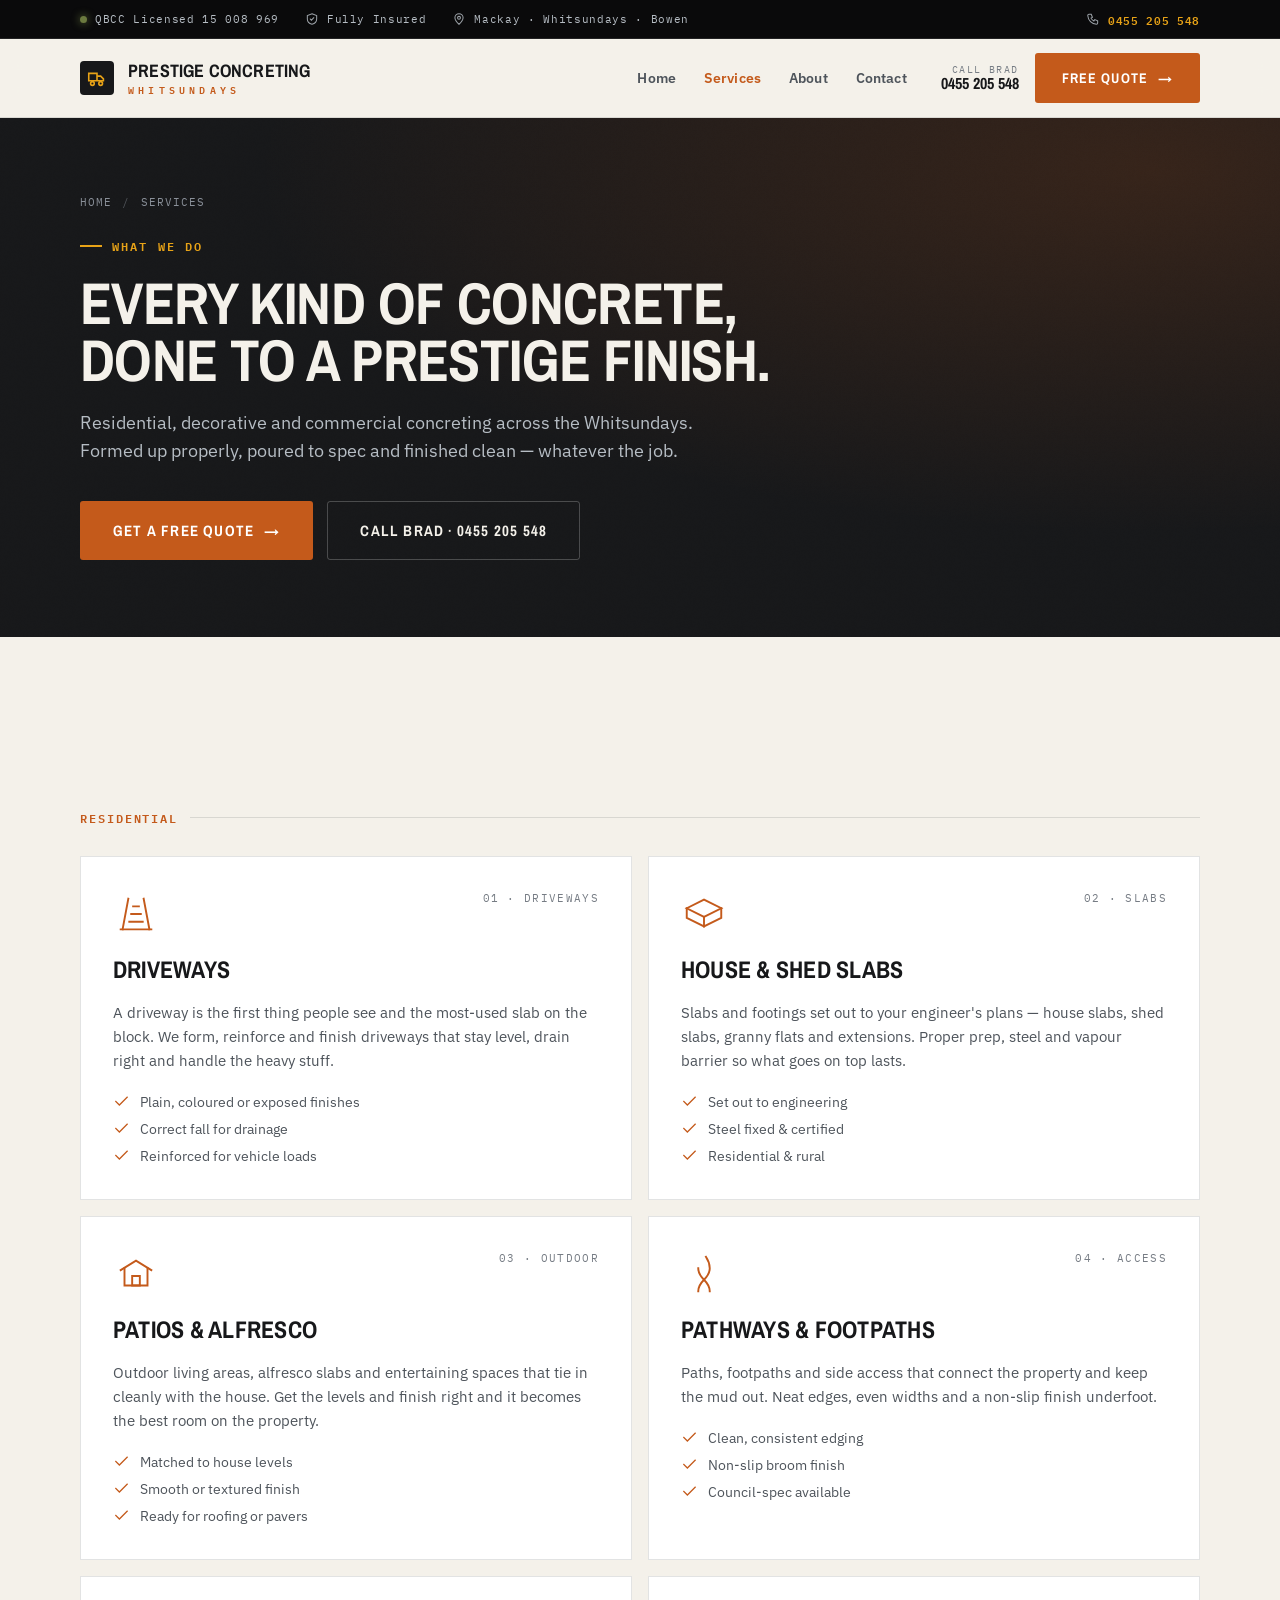
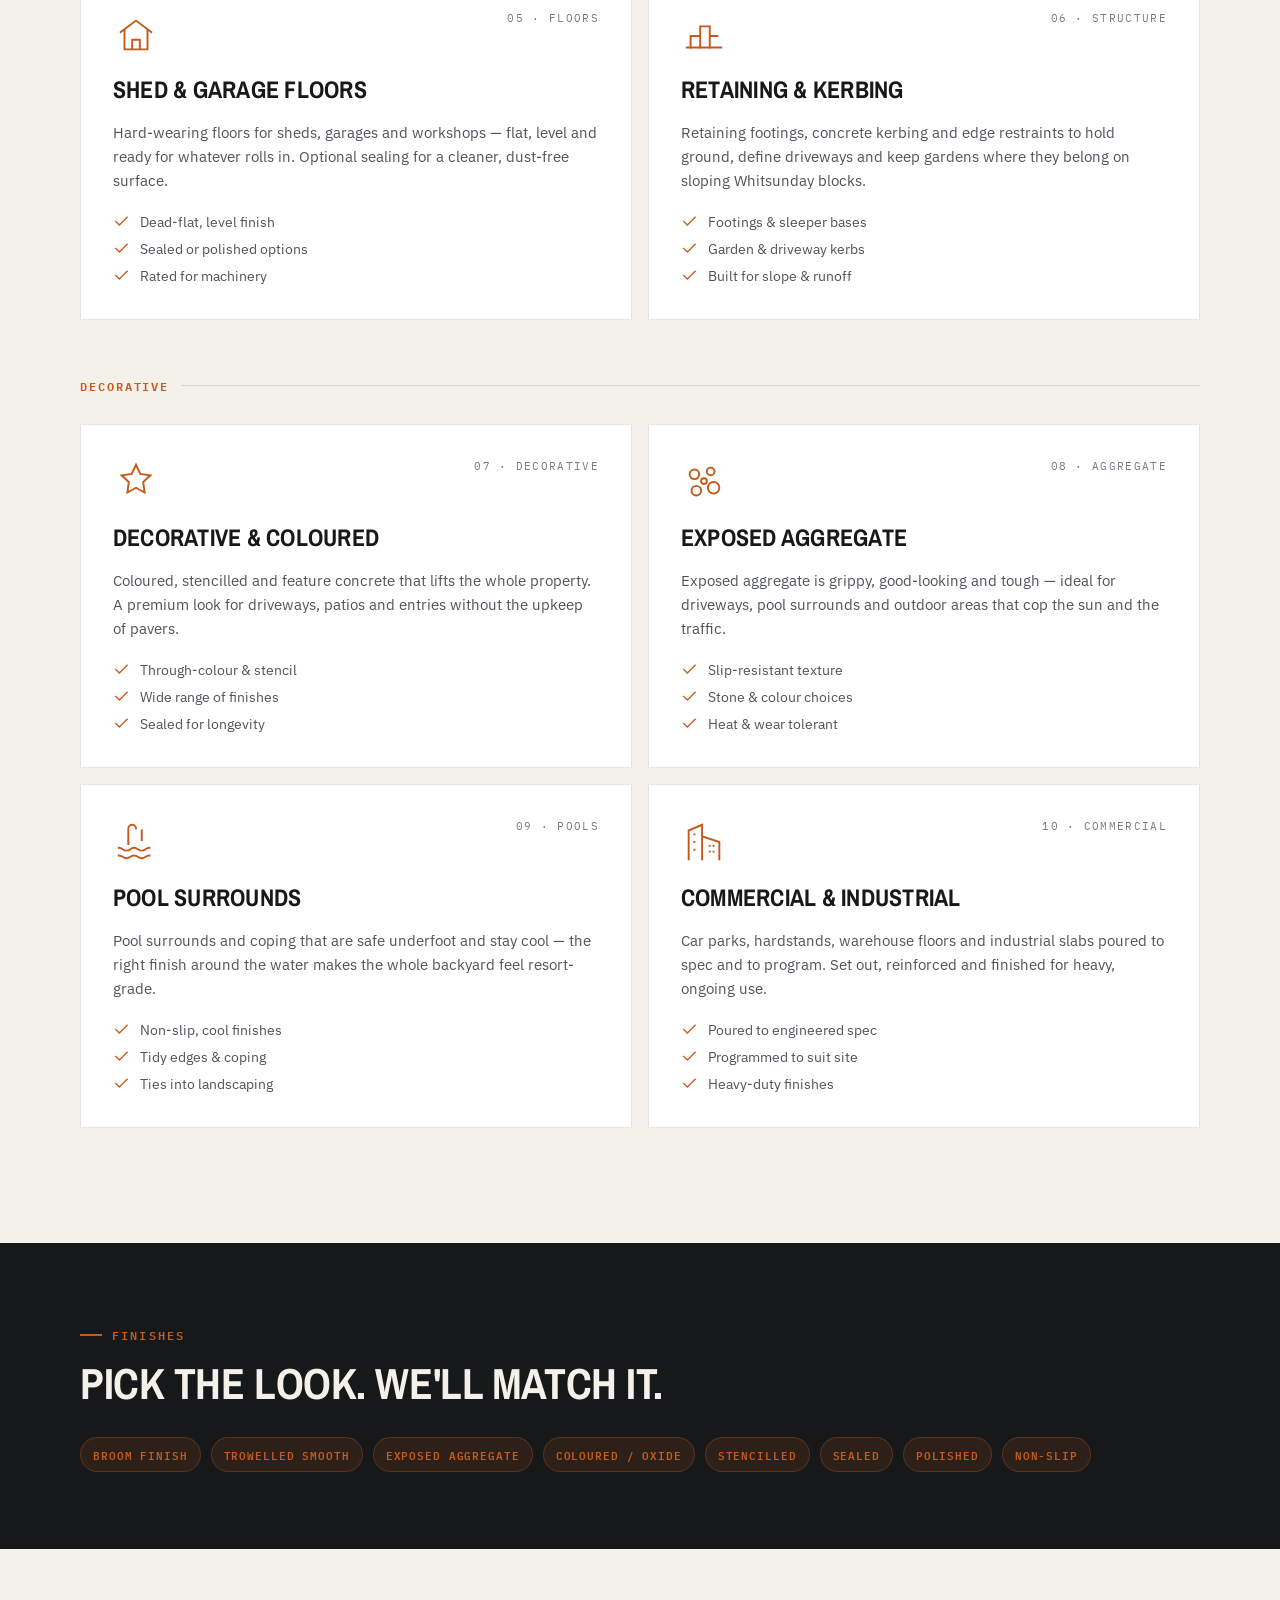
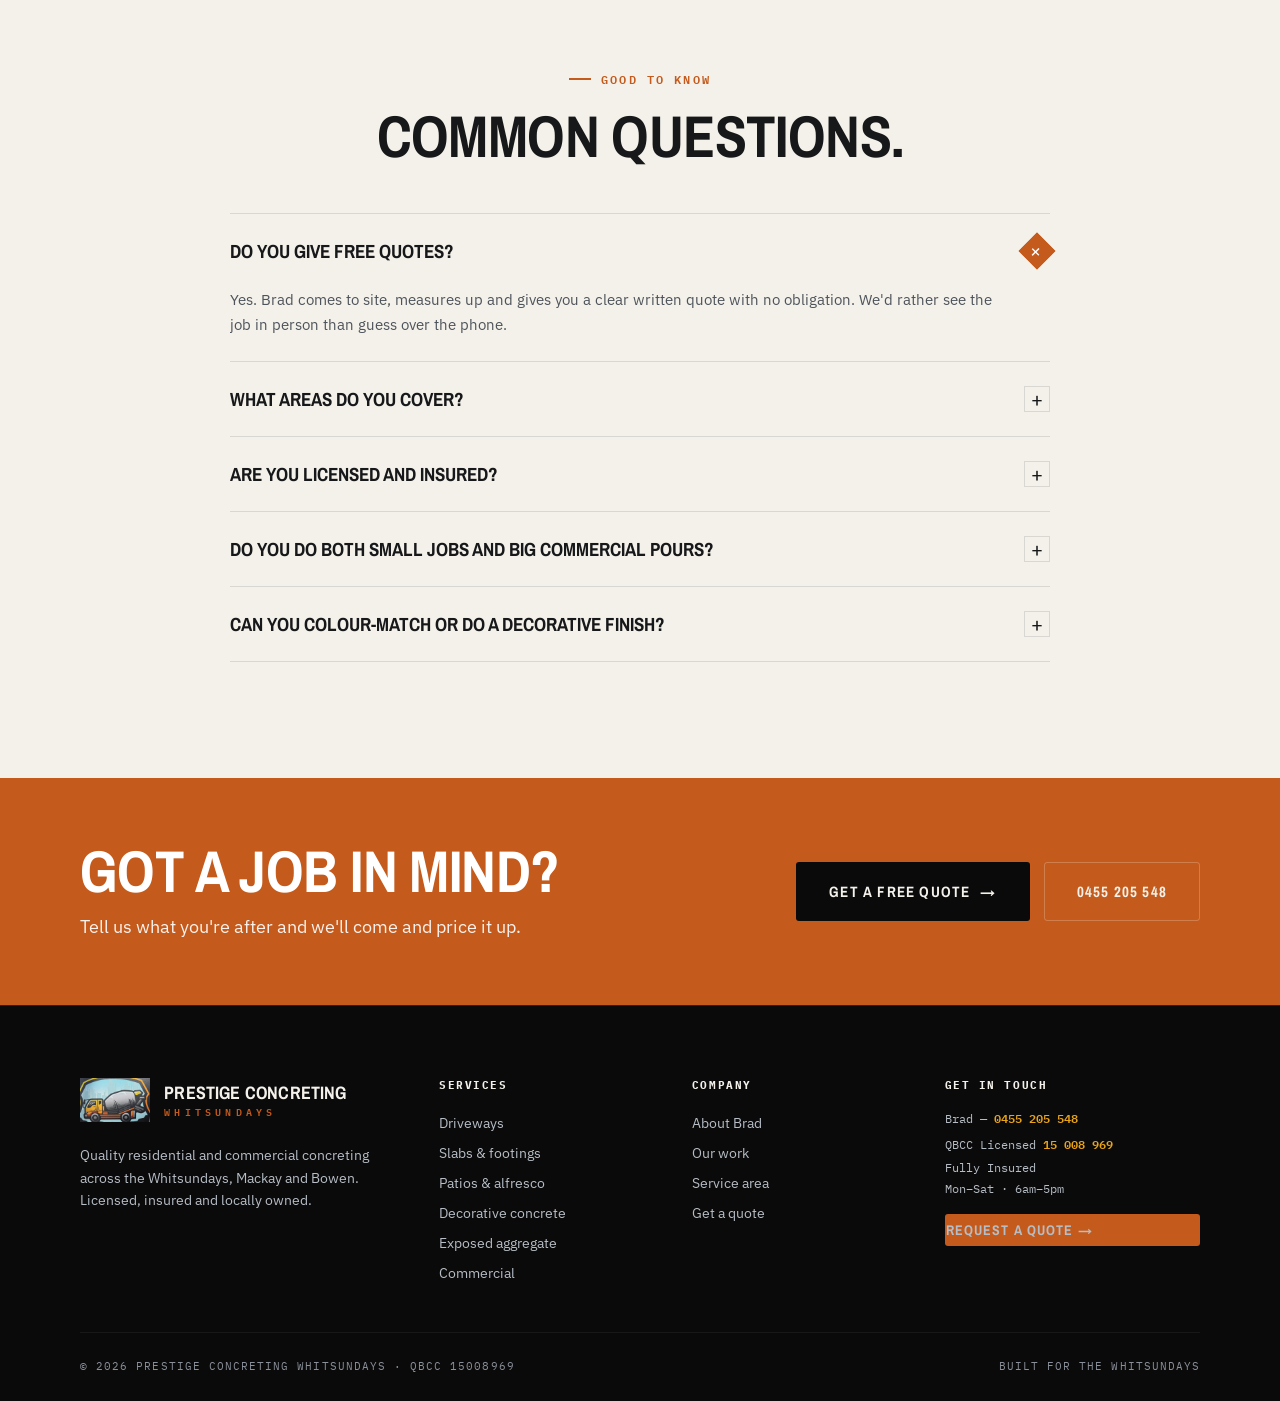
<file: services/index.html>
<!DOCTYPE html>
<html lang="en-AU">
<head>
<meta charset="utf-8" />
<meta name="viewport" content="width=device-width, initial-scale=1" />
<title>Concreting Services — Driveways, Slabs, Decorative &amp; Commercial | Prestige Concreting Whitsundays</title>
<meta name="description" content="Driveways, slabs, patios, decorative and exposed aggregate, pool surrounds, shed floors and commercial concreting across Mackay, the Whitsundays and Bowen." />
<link rel="canonical" href="https://prestigeconcretingwhitsundays.com.au/services/" />
<meta name="theme-color" content="#17181A" />
<meta name="author" content="Prestige Concreting Whitsundays" />
<meta name="geo.region" content="AU-QLD" />
<meta name="geo.placename" content="Whitsundays, Queensland" />

<meta property="og:type" content="website" />
<meta property="og:site_name" content="Prestige Concreting Whitsundays" />
<meta property="og:locale" content="en_AU" />
<meta property="og:title" content="Concreting Services — Driveways, Slabs, Decorative &amp; Commercial | Prestige Concreting Whitsundays" />
<meta property="og:description" content="Driveways, slabs, patios, decorative and exposed aggregate, pool surrounds, shed floors and commercial concreting across Mackay, the Whitsundays and Bowen." />
<meta property="og:url" content="https://prestigeconcretingwhitsundays.com.au/services/" />
<meta property="og:image" content="https://prestigeconcretingwhitsundays.com.au/assets/img/og-image.png" />
<meta property="og:image:width" content="1200" />
<meta property="og:image:height" content="630" />
<meta name="twitter:card" content="summary_large_image" />
<meta name="twitter:title" content="Concreting Services — Driveways, Slabs, Decorative &amp; Commercial | Prestige Concreting Whitsundays" />
<meta name="twitter:description" content="Driveways, slabs, patios, decorative and exposed aggregate, pool surrounds, shed floors and commercial concreting across Mackay, the Whitsundays and Bowen." />
<meta name="twitter:image" content="https://prestigeconcretingwhitsundays.com.au/assets/img/og-image.png" />

<link rel="icon" href="../assets/img/favicon.ico" sizes="any" />
<link rel="icon" type="image/png" sizes="32x32" href="../assets/img/favicon-32.png" />
<link rel="apple-touch-icon" href="../assets/img/apple-touch-icon.png" />
<link rel="manifest" href="../site.webmanifest" />

<link rel="preconnect" href="https://fonts.googleapis.com" />
<link rel="preconnect" href="https://fonts.gstatic.com" crossorigin />
<link rel="stylesheet" href="https://fonts.googleapis.com/css2?family=Archivo:wght@400;500;600;700;800;900&family=Archivo+Narrow:wght@500;600;700&family=IBM+Plex+Sans:wght@300;400;500;600;700&family=IBM+Plex+Mono:wght@400;500;600;700&display=swap" />
<link rel="stylesheet" href="../assets/css/tokens.css" />
<link rel="stylesheet" href="../assets/css/prestige.css" />
<script type="application/ld+json">{"@context":"https://schema.org","@type":"GeneralContractor","@id":"https://prestigeconcretingwhitsundays.com.au/#business","name":"Prestige Concreting Whitsundays","image":"https://prestigeconcretingwhitsundays.com.au/assets/img/badge.png","logo":"https://prestigeconcretingwhitsundays.com.au/assets/img/emblem.png","url":"https://prestigeconcretingwhitsundays.com.au/","telephone":"+61455205548","priceRange":"$$","description":"Premium residential and commercial concreting across the Whitsundays, Mackay and Bowen. QBCC licensed, fully insured, free on-site quotes.","address":{"@type":"PostalAddress","addressRegion":"QLD","addressCountry":"AU"},"areaServed":["Airlie Beach","Cannonvale","Proserpine","Whitsundays","Bowen","Mackay"],"founder":{"@type":"Person","name":"Brad"},"openingHoursSpecification":[{"@type":"OpeningHoursSpecification","dayOfWeek":["Monday","Tuesday","Wednesday","Thursday","Friday","Saturday"],"opens":"06:00","closes":"17:00"}],"identifier":{"@type":"PropertyValue","name":"QBCC Licence","value":"15008969"},"hasOfferCatalog":{"@type":"OfferCatalog","name":"Concreting Services","itemListElement":[{"@type":"Offer","itemOffered":{"@type":"Service","name":"Driveways"}},{"@type":"Offer","itemOffered":{"@type":"Service","name":"House & Shed Slabs"}},{"@type":"Offer","itemOffered":{"@type":"Service","name":"Patios & Alfresco"}},{"@type":"Offer","itemOffered":{"@type":"Service","name":"Pathways & Footpaths"}},{"@type":"Offer","itemOffered":{"@type":"Service","name":"Shed & Garage Floors"}},{"@type":"Offer","itemOffered":{"@type":"Service","name":"Retaining & Kerbing"}},{"@type":"Offer","itemOffered":{"@type":"Service","name":"Decorative & Coloured Concrete"}},{"@type":"Offer","itemOffered":{"@type":"Service","name":"Exposed Aggregate"}},{"@type":"Offer","itemOffered":{"@type":"Service","name":"Pool Surrounds"}},{"@type":"Offer","itemOffered":{"@type":"Service","name":"Commercial & Industrial Concreting"}}]}}</script>
<script type="application/ld+json">{"@context":"https://schema.org","@type":"BreadcrumbList","itemListElement":[{"@type":"ListItem","position":1,"name":"Home","item":"https://prestigeconcretingwhitsundays.com.au/"},{"@type":"ListItem","position":2,"name":"Services","item":"https://prestigeconcretingwhitsundays.com.au/services/"}]}</script><script type="application/ld+json">{"@context":"https://schema.org","@type":"FAQPage","mainEntity":[{"@type":"Question","name":"Do you give free quotes?","acceptedAnswer":{"@type":"Answer","text":"Yes. Brad comes to site, measures up and gives you a clear written quote with no obligation."}},{"@type":"Question","name":"What areas do you cover?","acceptedAnswer":{"@type":"Answer","text":"The whole Whitsunday region and surrounds — Cannonvale, Airlie Beach, Proserpine and out to Mackay in the south and Bowen in the north."}},{"@type":"Question","name":"Are you licensed and insured?","acceptedAnswer":{"@type":"Answer","text":"Both. We hold QBCC licence 15008969 and carry full insurance on every job, residential or commercial."}},{"@type":"Question","name":"Do you do both small jobs and big commercial pours?","acceptedAnswer":{"@type":"Answer","text":"We do. A backyard path and a commercial hardstand get the same prep and finish — the difference is just scale."}},{"@type":"Question","name":"Can you colour-match or do a decorative finish?","acceptedAnswer":{"@type":"Answer","text":"Absolutely — coloured, stencilled and exposed aggregate are some of our most popular finishes."}}]}</script>
<script>document.documentElement.className += ' js';</script>
</head>
<body data-page="services">
  <a class="skip-link" href="#main">Skip to content</a>
  <div class="topbar">
    <div class="wrap">
      <span class="ti"><span class="dot" aria-hidden="true"></span> QBCC Licensed 15 008 969</span>
      <span class="ti hide-sm"><svg viewBox="0 0 24 24" fill="none" stroke="currentColor" stroke-width="1.75" stroke-linecap="square"><path d="M12 3l8 3v6c0 5-3.5 8-8 9-4.5-1-8-4-8-9V6z"/><path d="M9 12l2 2 4-4"/></svg> Fully Insured</span>
      <span class="ti hide-sm"><svg viewBox="0 0 24 24" fill="none" stroke="currentColor" stroke-width="1.75" stroke-linecap="square"><path d="M12 21s7-6 7-11a7 7 0 0 0-14 0c0 5 7 11 7 11z"/><circle cx="12" cy="10" r="2.5"/></svg> Mackay &middot; Whitsundays &middot; Bowen</span>
      <span class="ti right"><svg viewBox="0 0 24 24" fill="none" stroke="currentColor" stroke-width="1.75" stroke-linecap="square"><path d="M5 4h4l2 5-2.5 1.5a11 11 0 0 0 5 5L15 13l5 2v4a2 2 0 0 1-2 2A16 16 0 0 1 3 6a2 2 0 0 1 2-2z"/></svg> <a class="phone" href="tel:0455205548">0455 205 548</a></span>
    </div>
  </div>
  <header class="nav">
    <div class="wrap">
      <a class="wordmark" href="../" aria-label="Prestige Concreting Whitsundays — home"><span class="wm-mark" aria-hidden="true"><svg viewBox="0 0 24 24" fill="none" stroke="currentColor" stroke-width="1.75" stroke-linecap="square"><path d="M3 7h9v8H3zM12 10h4l3 3v2h-7z"/><circle cx="7" cy="18" r="2"/><circle cx="16" cy="18" r="2"/></svg></span><span class="wm-text"><span class="wm-1">Prestige Concreting</span><span class="wm-2">Whitsundays</span></span></a>
      <nav class="nav-links" aria-label="Primary"><a href="../">Home</a><a href="../services/" class="active" aria-current="page">Services</a><a href="../about/">About</a><a href="../contact/">Contact</a></nav>
      <div class="nav-cta">
        <a class="nav-phone" href="tel:0455205548"><span class="np-1">Call Brad</span><span class="np-2">0455 205 548</span></a>
        <a class="btn btn-primary" href="../contact/">Free Quote <span class="arr">&rarr;</span></a>
        <button class="nav-burger" aria-label="Open menu" aria-expanded="false" aria-controls="mobileMenu" onclick="PC.openMenu()"><svg viewBox="0 0 24 24" fill="none" stroke="currentColor" stroke-width="1.75" stroke-linecap="square"><path d="M3 6h18M3 12h18M3 18h18"/></svg></button>
      </div>
    </div>
  </header>
  <div class="mobile-menu" id="mobileMenu">
    <div class="scrim" onclick="PC.closeMenu()"></div>
    <div class="panel" role="dialog" aria-label="Menu" aria-modal="true">
      <div class="mm-head"><a class="wordmark inv" href="../" aria-label="Prestige Concreting Whitsundays — home"><img src="../assets/img/emblem.png" alt="" width="44" height="44" /><span class="wm-text"><span class="wm-1">Prestige Concreting</span><span class="wm-2">Whitsundays</span></span></a><button class="mm-close" aria-label="Close menu" onclick="PC.closeMenu()"><svg viewBox="0 0 24 24" fill="none" stroke="currentColor" stroke-width="1.75" stroke-linecap="square"><path d="M5 5l14 14M19 5L5 19"/></svg></button></div>
      <a class="mm-link" href="../">Home</a><a class="mm-link active" href="../services/" aria-current="page">Services</a><a class="mm-link" href="../about/">About</a><a class="mm-link" href="../contact/">Contact</a>
      <a class="btn btn-primary btn-block" style="margin-top:18px" href="../contact/">Get a Free Quote <span class="arr">&rarr;</span></a>
      <a class="btn btn-outline inv btn-block" style="margin-top:10px" href="tel:0455205548">Call 0455 205 548</a>
    </div>
  </div>
<main id="main">
<!-- PAGE HERO -->
<section class="phero grain">
  <div class="phero-bg"></div>
  <div class="wrap">
    <div class="crumbs"><a href="../">Home</a><span class="sep">/</span>Services</div>
    <span class="eyebrow hero-eyebrow">What we do</span>
    <h1 class="display d-l" style="margin-top:18px">Every kind of concrete,<br />done to a prestige finish.</h1>
    <p class="lede">Residential, decorative and commercial concreting across the Whitsundays. Formed up properly, poured to spec and finished clean — whatever the job.</p>
    <div class="hero-cta">
      <a class="btn btn-primary btn-lg" href="../contact/">Get a Free Quote <span class="arr">&rarr;</span></a>
      <a class="btn btn-outline inv btn-lg" href="tel:0455205548">Call Brad · 0455 205 548</a>
    </div>
  </div>
</section>

<!-- SERVICES -->
<section class="sec">
  <div class="wrap">

    <div class="cat-label reveal">Residential</div>
    <div class="svc-d-grid reveal">
      <div class="svc-d-card">
        <div class="top"><span class="svc-ic" data-ic="drive"><svg viewBox="0 0 48 48" fill="none" stroke="currentColor" stroke-width="2" stroke-linecap="square"><path d="M16 8l-6 32M32 8l6 32"/><path d="M8 40h32"/><path d="M21 16h6M19 24h10M17 32h14"/></svg></span><span class="tag">01 · Driveways</span></div>
        <h3>Driveways</h3>
        <p>A driveway is the first thing people see and the most-used slab on the block. We form, reinforce and finish driveways that stay level, drain right and handle the heavy stuff.</p>
        <ul class="bullets">
          <li><span class="bk" data-ic="check"><svg viewBox="0 0 24 24" fill="none" stroke="currentColor" stroke-width="1.75" stroke-linecap="square"><path d="M4 12l5 5L20 6"/></svg></span> Plain, coloured or exposed finishes</li>
          <li><span class="bk" data-ic="check"><svg viewBox="0 0 24 24" fill="none" stroke="currentColor" stroke-width="1.75" stroke-linecap="square"><path d="M4 12l5 5L20 6"/></svg></span> Correct fall for drainage</li>
          <li><span class="bk" data-ic="check"><svg viewBox="0 0 24 24" fill="none" stroke="currentColor" stroke-width="1.75" stroke-linecap="square"><path d="M4 12l5 5L20 6"/></svg></span> Reinforced for vehicle loads</li>
        </ul>
      </div>
      <div class="svc-d-card">
        <div class="top"><span class="svc-ic" data-ic="slab"><svg viewBox="0 0 48 48" fill="none" stroke="currentColor" stroke-width="2" stroke-linecap="square"><path d="M6 18l18-9 18 9-18 9z"/><path d="M6 18v10l18 9 18-9V18"/><path d="M24 27v10"/></svg></span><span class="tag">02 · Slabs</span></div>
        <h3>House &amp; Shed Slabs</h3>
        <p>Slabs and footings set out to your engineer's plans — house slabs, shed slabs, granny flats and extensions. Proper prep, steel and vapour barrier so what goes on top lasts.</p>
        <ul class="bullets">
          <li><span class="bk" data-ic="check"><svg viewBox="0 0 24 24" fill="none" stroke="currentColor" stroke-width="1.75" stroke-linecap="square"><path d="M4 12l5 5L20 6"/></svg></span> Set out to engineering</li>
          <li><span class="bk" data-ic="check"><svg viewBox="0 0 24 24" fill="none" stroke="currentColor" stroke-width="1.75" stroke-linecap="square"><path d="M4 12l5 5L20 6"/></svg></span> Steel fixed &amp; certified</li>
          <li><span class="bk" data-ic="check"><svg viewBox="0 0 24 24" fill="none" stroke="currentColor" stroke-width="1.75" stroke-linecap="square"><path d="M4 12l5 5L20 6"/></svg></span> Residential &amp; rural</li>
        </ul>
      </div>
      <div class="svc-d-card">
        <div class="top"><span class="svc-ic" data-ic="patio"><svg viewBox="0 0 48 48" fill="none" stroke="currentColor" stroke-width="2" stroke-linecap="square"><path d="M8 20l16-10 16 10"/><path d="M12 18v18M36 18v18M12 36h24"/><path d="M20 26h8v10h-8z"/></svg></span><span class="tag">03 · Outdoor</span></div>
        <h3>Patios &amp; Alfresco</h3>
        <p>Outdoor living areas, alfresco slabs and entertaining spaces that tie in cleanly with the house. Get the levels and finish right and it becomes the best room on the property.</p>
        <ul class="bullets">
          <li><span class="bk" data-ic="check"><svg viewBox="0 0 24 24" fill="none" stroke="currentColor" stroke-width="1.75" stroke-linecap="square"><path d="M4 12l5 5L20 6"/></svg></span> Matched to house levels</li>
          <li><span class="bk" data-ic="check"><svg viewBox="0 0 24 24" fill="none" stroke="currentColor" stroke-width="1.75" stroke-linecap="square"><path d="M4 12l5 5L20 6"/></svg></span> Smooth or textured finish</li>
          <li><span class="bk" data-ic="check"><svg viewBox="0 0 24 24" fill="none" stroke="currentColor" stroke-width="1.75" stroke-linecap="square"><path d="M4 12l5 5L20 6"/></svg></span> Ready for roofing or pavers</li>
        </ul>
      </div>
      <div class="svc-d-card">
        <div class="top"><span class="svc-ic" data-ic="path"><svg viewBox="0 0 48 48" fill="none" stroke="currentColor" stroke-width="2" stroke-linecap="square"><path d="M18 42c0-12 12-12 12-24 0-6-4-12-4-12"/><path d="M30 42c0-12-12-12-12-24"/></svg></span><span class="tag">04 · Access</span></div>
        <h3>Pathways &amp; Footpaths</h3>
        <p>Paths, footpaths and side access that connect the property and keep the mud out. Neat edges, even widths and a non-slip finish underfoot.</p>
        <ul class="bullets">
          <li><span class="bk" data-ic="check"><svg viewBox="0 0 24 24" fill="none" stroke="currentColor" stroke-width="1.75" stroke-linecap="square"><path d="M4 12l5 5L20 6"/></svg></span> Clean, consistent edging</li>
          <li><span class="bk" data-ic="check"><svg viewBox="0 0 24 24" fill="none" stroke="currentColor" stroke-width="1.75" stroke-linecap="square"><path d="M4 12l5 5L20 6"/></svg></span> Non-slip broom finish</li>
          <li><span class="bk" data-ic="check"><svg viewBox="0 0 24 24" fill="none" stroke="currentColor" stroke-width="1.75" stroke-linecap="square"><path d="M4 12l5 5L20 6"/></svg></span> Council-spec available</li>
        </ul>
      </div>
      <div class="svc-d-card">
        <div class="top"><span class="svc-ic" data-ic="shedfloor"><svg viewBox="0 0 48 48" fill="none" stroke="currentColor" stroke-width="2" stroke-linecap="square"><path d="M8 22l16-12 16 12"/><path d="M12 20v20h24V20"/><path d="M20 40V30h8v10"/></svg></span><span class="tag">05 · Floors</span></div>
        <h3>Shed &amp; Garage Floors</h3>
        <p>Hard-wearing floors for sheds, garages and workshops — flat, level and ready for whatever rolls in. Optional sealing for a cleaner, dust-free surface.</p>
        <ul class="bullets">
          <li><span class="bk" data-ic="check"><svg viewBox="0 0 24 24" fill="none" stroke="currentColor" stroke-width="1.75" stroke-linecap="square"><path d="M4 12l5 5L20 6"/></svg></span> Dead-flat, level finish</li>
          <li><span class="bk" data-ic="check"><svg viewBox="0 0 24 24" fill="none" stroke="currentColor" stroke-width="1.75" stroke-linecap="square"><path d="M4 12l5 5L20 6"/></svg></span> Sealed or polished options</li>
          <li><span class="bk" data-ic="check"><svg viewBox="0 0 24 24" fill="none" stroke="currentColor" stroke-width="1.75" stroke-linecap="square"><path d="M4 12l5 5L20 6"/></svg></span> Rated for machinery</li>
        </ul>
      </div>
      <div class="svc-d-card">
        <div class="top"><span class="svc-ic" data-ic="retain"><svg viewBox="0 0 48 48" fill="none" stroke="currentColor" stroke-width="2" stroke-linecap="square"><path d="M6 38h36"/><path d="M10 38V26h10v12M20 38V16h10v22M30 38V26h8"/></svg></span><span class="tag">06 · Structure</span></div>
        <h3>Retaining &amp; Kerbing</h3>
        <p>Retaining footings, concrete kerbing and edge restraints to hold ground, define driveways and keep gardens where they belong on sloping Whitsunday blocks.</p>
        <ul class="bullets">
          <li><span class="bk" data-ic="check"><svg viewBox="0 0 24 24" fill="none" stroke="currentColor" stroke-width="1.75" stroke-linecap="square"><path d="M4 12l5 5L20 6"/></svg></span> Footings &amp; sleeper bases</li>
          <li><span class="bk" data-ic="check"><svg viewBox="0 0 24 24" fill="none" stroke="currentColor" stroke-width="1.75" stroke-linecap="square"><path d="M4 12l5 5L20 6"/></svg></span> Garden &amp; driveway kerbs</li>
          <li><span class="bk" data-ic="check"><svg viewBox="0 0 24 24" fill="none" stroke="currentColor" stroke-width="1.75" stroke-linecap="square"><path d="M4 12l5 5L20 6"/></svg></span> Built for slope &amp; runoff</li>
        </ul>
      </div>
    </div>

    <div class="cat-label reveal">Decorative</div>
    <div class="svc-d-grid reveal">
      <div class="svc-d-card">
        <div class="top"><span class="svc-ic" data-ic="deco"><svg viewBox="0 0 48 48" fill="none" stroke="currentColor" stroke-width="2" stroke-linecap="square"><path d="M24 6l4.5 9.5L39 17l-7.5 7L33 35l-9-5-9 5 1.5-11L9 17l10.5-1.5z"/></svg></span><span class="tag">07 · Decorative</span></div>
        <h3>Decorative &amp; Coloured</h3>
        <p>Coloured, stencilled and feature concrete that lifts the whole property. A premium look for driveways, patios and entries without the upkeep of pavers.</p>
        <ul class="bullets">
          <li><span class="bk" data-ic="check"><svg viewBox="0 0 24 24" fill="none" stroke="currentColor" stroke-width="1.75" stroke-linecap="square"><path d="M4 12l5 5L20 6"/></svg></span> Through-colour &amp; stencil</li>
          <li><span class="bk" data-ic="check"><svg viewBox="0 0 24 24" fill="none" stroke="currentColor" stroke-width="1.75" stroke-linecap="square"><path d="M4 12l5 5L20 6"/></svg></span> Wide range of finishes</li>
          <li><span class="bk" data-ic="check"><svg viewBox="0 0 24 24" fill="none" stroke="currentColor" stroke-width="1.75" stroke-linecap="square"><path d="M4 12l5 5L20 6"/></svg></span> Sealed for longevity</li>
        </ul>
      </div>
      <div class="svc-d-card">
        <div class="top"><span class="svc-ic" data-ic="aggregate"><svg viewBox="0 0 48 48" fill="none" stroke="currentColor" stroke-width="2" stroke-linecap="square"><circle cx="14" cy="16" r="5"/><circle cx="31" cy="13" r="4"/><circle cx="34" cy="30" r="6"/><circle cx="16" cy="33" r="5"/><circle cx="24" cy="23" r="3"/></svg></span><span class="tag">08 · Aggregate</span></div>
        <h3>Exposed Aggregate</h3>
        <p>Exposed aggregate is grippy, good-looking and tough — ideal for driveways, pool surrounds and outdoor areas that cop the sun and the traffic.</p>
        <ul class="bullets">
          <li><span class="bk" data-ic="check"><svg viewBox="0 0 24 24" fill="none" stroke="currentColor" stroke-width="1.75" stroke-linecap="square"><path d="M4 12l5 5L20 6"/></svg></span> Slip-resistant texture</li>
          <li><span class="bk" data-ic="check"><svg viewBox="0 0 24 24" fill="none" stroke="currentColor" stroke-width="1.75" stroke-linecap="square"><path d="M4 12l5 5L20 6"/></svg></span> Stone &amp; colour choices</li>
          <li><span class="bk" data-ic="check"><svg viewBox="0 0 24 24" fill="none" stroke="currentColor" stroke-width="1.75" stroke-linecap="square"><path d="M4 12l5 5L20 6"/></svg></span> Heat &amp; wear tolerant</li>
        </ul>
      </div>
      <div class="svc-d-card">
        <div class="top"><span class="svc-ic" data-ic="pool"><svg viewBox="0 0 48 48" fill="none" stroke="currentColor" stroke-width="2" stroke-linecap="square"><path d="M6 30c4 0 4 3 8 3s4-3 8-3 4 3 8 3 4-3 8-3"/><path d="M6 38c4 0 4 3 8 3s4-3 8-3 4 3 8 3 4-3 8-3"/><path d="M16 26V10a4 4 0 0 1 8 0M30 22V12"/></svg></span><span class="tag">09 · Pools</span></div>
        <h3>Pool Surrounds</h3>
        <p>Pool surrounds and coping that are safe underfoot and stay cool — the right finish around the water makes the whole backyard feel resort-grade.</p>
        <ul class="bullets">
          <li><span class="bk" data-ic="check"><svg viewBox="0 0 24 24" fill="none" stroke="currentColor" stroke-width="1.75" stroke-linecap="square"><path d="M4 12l5 5L20 6"/></svg></span> Non-slip, cool finishes</li>
          <li><span class="bk" data-ic="check"><svg viewBox="0 0 24 24" fill="none" stroke="currentColor" stroke-width="1.75" stroke-linecap="square"><path d="M4 12l5 5L20 6"/></svg></span> Tidy edges &amp; coping</li>
          <li><span class="bk" data-ic="check"><svg viewBox="0 0 24 24" fill="none" stroke="currentColor" stroke-width="1.75" stroke-linecap="square"><path d="M4 12l5 5L20 6"/></svg></span> Ties into landscaping</li>
        </ul>
      </div>
      <div class="svc-d-card">
        <div class="top"><span class="svc-ic" data-ic="commercial"><svg viewBox="0 0 48 48" fill="none" stroke="currentColor" stroke-width="2" stroke-linecap="square"><path d="M8 42V12l14-6v36M22 42V18l18 6v18"/><path d="M14 16v0M14 24v0M14 32v0M30 28v0M34 28v0M30 34v0M34 34v0"/></svg></span><span class="tag">10 · Commercial</span></div>
        <h3>Commercial &amp; Industrial</h3>
        <p>Car parks, hardstands, warehouse floors and industrial slabs poured to spec and to program. Set out, reinforced and finished for heavy, ongoing use.</p>
        <ul class="bullets">
          <li><span class="bk" data-ic="check"><svg viewBox="0 0 24 24" fill="none" stroke="currentColor" stroke-width="1.75" stroke-linecap="square"><path d="M4 12l5 5L20 6"/></svg></span> Poured to engineered spec</li>
          <li><span class="bk" data-ic="check"><svg viewBox="0 0 24 24" fill="none" stroke="currentColor" stroke-width="1.75" stroke-linecap="square"><path d="M4 12l5 5L20 6"/></svg></span> Programmed to suit site</li>
          <li><span class="bk" data-ic="check"><svg viewBox="0 0 24 24" fill="none" stroke="currentColor" stroke-width="1.75" stroke-linecap="square"><path d="M4 12l5 5L20 6"/></svg></span> Heavy-duty finishes</li>
        </ul>
      </div>
    </div>
  </div>
</section>

<!-- FINISHES STRIP -->
<section class="sec-sm dark">
  <div class="wrap">
    <div class="sec-head reveal" style="margin-bottom:8px">
      <span class="eyebrow">Finishes</span>
      <h2 class="display d-m on-dark">Pick the look. We'll match it.</h2>
    </div>
    <div style="display:flex;flex-wrap:wrap;gap:10px;margin-top:32px" class="reveal">
      <span class="badge-pill">Broom finish</span>
      <span class="badge-pill">Trowelled smooth</span>
      <span class="badge-pill">Exposed aggregate</span>
      <span class="badge-pill">Coloured / oxide</span>
      <span class="badge-pill">Stencilled</span>
      <span class="badge-pill">Sealed</span>
      <span class="badge-pill">Polished</span>
      <span class="badge-pill">Non-slip</span>
    </div>
  </div>
</section>

<!-- FAQ -->
<section class="sec">
  <div class="wrap">
    <div class="sec-head center reveal">
      <span class="eyebrow center">Good to know</span>
      <h2 class="display d-l">Common questions.</h2>
    </div>
    <div class="faq reveal">
      <details open>
        <summary>Do you give free quotes? <span class="pm">+</span></summary>
        <div class="ans">Yes. Brad comes to site, measures up and gives you a clear written quote with no obligation. We'd rather see the job in person than guess over the phone.</div>
      </details>
      <details>
        <summary>What areas do you cover? <span class="pm">+</span></summary>
        <div class="ans">The whole Whitsunday region and surrounds — Cannonvale, Airlie Beach, Proserpine and out to Mackay in the south and Bowen in the north. Not sure if you're in the patch? Give us a call.</div>
      </details>
      <details>
        <summary>Are you licensed and insured? <span class="pm">+</span></summary>
        <div class="ans">Both. We hold QBCC licence 15008969 and carry full insurance on every job, residential or commercial. Happy to provide details on request.</div>
      </details>
      <details>
        <summary>Do you do both small jobs and big commercial pours? <span class="pm">+</span></summary>
        <div class="ans">We do. A backyard path and a commercial hardstand get the same prep and finish — the difference is just scale. Tell us what you need and we'll sort it.</div>
      </details>
      <details>
        <summary>Can you colour-match or do a decorative finish? <span class="pm">+</span></summary>
        <div class="ans">Absolutely — coloured, stencilled and exposed aggregate are some of our most popular finishes. Bring a photo or an idea and we'll talk through the options.</div>
      </details>
    </div>
  </div>
</section>

<!-- CTA -->
<section class="cta-band">
  <div class="wrap">
    <div>
      <h2 class="display d-l">Got a job in mind?</h2>
      <p class="lede">Tell us what you're after and we'll come and price it up.</p>
    </div>
    <div style="display:flex;gap:14px;flex-wrap:wrap">
      <a class="btn btn-dark btn-lg" href="../contact/">Get a Free Quote <span class="arr">&rarr;</span></a>
      <a class="btn btn-outline inv btn-lg" href="tel:0455205548">0455 205 548</a>
    </div>
  </div>
</section>
</main>
  <footer class="footer">
    <div class="wrap">
      <div class="footer-top">
        <div class="footer-brand">
          <a class="wordmark inv" href="../" aria-label="Prestige Concreting Whitsundays — home"><img src="../assets/img/emblem.png" alt="" width="44" height="44" /><span class="wm-text"><span class="wm-1">Prestige Concreting</span><span class="wm-2">Whitsundays</span></span></a>
          <p>Quality residential and commercial concreting across the Whitsundays, Mackay and Bowen. Licensed, insured and locally owned.</p>
        </div>
        <div class="footer-col">
          <h5>Services</h5>
          <a href="../services/">Driveways</a>
          <a href="../services/">Slabs &amp; footings</a>
          <a href="../services/">Patios &amp; alfresco</a>
          <a href="../services/">Decorative concrete</a>
          <a href="../services/">Exposed aggregate</a>
          <a href="../services/">Commercial</a>
        </div>
        <div class="footer-col">
          <h5>Company</h5>
          <a href="../about/">About Brad</a>
          <a href="../services/">Our work</a>
          <a href="../contact/">Service area</a>
          <a href="../contact/">Get a quote</a>
        </div>
        <div class="footer-col">
          <h5>Get in touch</h5>
          <div class="footer-cred">
            <span class="fc">Brad &mdash; <b>0455 205 548</b></span>
            <span class="fc">QBCC Licensed <b>15 008 969</b></span>
            <span class="fc">Fully Insured</span>
            <span class="fc">Mon&ndash;Sat &middot; 6am&ndash;5pm</span>
          </div>
          <a class="btn btn-primary" style="margin-top:18px" href="../contact/">Request a Quote <span class="arr">&rarr;</span></a>
        </div>
      </div>
      <div class="footer-bottom">
        <span>&copy; 2026 Prestige Concreting Whitsundays &middot; QBCC 15008969</span>
        <span>Built for the Whitsundays</span>
      </div>
    </div>
  </footer>
<script src="../assets/js/site.js"></script>
</body>
</html>
</file>
<file: assets/css/tokens.css>
/* =====================================================================
   BushTech Design System — Colors & Type
   Built for remote Australia. Rugged. Industrial. Dependable.
   ===================================================================== */

/* ---- Fonts (Google Fonts substitutions — see README) ---- */
/* Fonts loaded via <link rel="preconnect"> + stylesheet in each page <head> for performance. */

:root {
  /* =================================================================
     COLOR — PRIMARY (Australian terrain, machinery, remote environments)
     ================================================================= */

  /* Neutrals — earth & iron */
  --bt-black:        #0A0A0B;   /* Matte black — chassis, deep ground */
  --bt-charcoal:     #17181A;   /* Deep charcoal — primary surface */
  --bt-iron-900:     #1F2124;   /* Iron, near-black */
  --bt-iron-800:     #2A2D31;   /* Iron grey — elevated surface */
  --bt-iron-700:     #383C41;   /* Iron grey — borders / dividers */
  --bt-iron-600:     #4E545B;   /* Mid iron — muted text on dark */
  --bt-iron-500:     #6E747C;   /* Mid grey — secondary text */
  --bt-iron-400:     #9098A1;   /* Light iron — tertiary text */
  --bt-iron-300:     #B6BDC4;   /* Pale iron */
  --bt-iron-200:     #D5DADF;   /* Steel mist */
  --bt-iron-100:     #E9ECEF;   /* Near-white iron */
  --bt-bone:         #F4F1EA;   /* Bone / paper — warm off-white */

  /* Earth tones — bushland, soil, sandstone */
  --bt-earth-900:    #2A1F15;   /* Burnt soil */
  --bt-earth-800:    #3D2D1F;   /* Deep earth brown */
  --bt-earth-700:    #5C4632;   /* Earth brown — primary */
  --bt-earth-600:    #7A5E45;   /* Mid earth */
  --bt-earth-500:    #9C7E5E;   /* Tan */
  --bt-sandstone:    #C9A876;   /* Dusty sandstone — primary warm neutral */
  --bt-sandstone-l:  #DFC299;   /* Lighter sandstone */
  --bt-dust:         #E8D9BD;   /* Pale outback dust */

  /* =================================================================
     COLOR — ACCENTS (signal, alert, status)
     ================================================================= */

  --bt-burnt-900:    #5A2208;
  --bt-burnt-700:    #8F3A12;
  --bt-burnt:        #C45A1B;   /* Burnt orange — primary brand accent */
  --bt-burnt-300:    #E68A4E;
  --bt-burnt-100:    #F8D8BD;

  --bt-mining-900:   #5C1410;
  --bt-mining:       #B33A1F;   /* Mining red — critical / alerts */
  --bt-mining-300:   #D9745B;

  --bt-amber-900:    #7A4A00;
  --bt-amber:        #E8A317;   /* Safety amber — warnings / signal */
  --bt-amber-300:    #F5C75A;

  --bt-olive-900:    #2F3818;
  --bt-olive:        #6B7A3F;   /* Olive green — go / operational */
  --bt-olive-300:    #9CAA6E;

  /* =================================================================
     SEMANTIC TOKENS — default theme is DARK (operations console feel)
     ================================================================= */

  /* Surfaces */
  --bg-base:         var(--bt-charcoal);
  --bg-elevated:     var(--bt-iron-900);
  --bg-raised:       var(--bt-iron-800);
  --bg-overlay:      rgba(10, 10, 11, 0.72);
  --bg-inset:        var(--bt-black);

  /* Foreground / text */
  --fg-1:            #F4F1EA;            /* Primary text — bone */
  --fg-2:            var(--bt-iron-300); /* Secondary text */
  --fg-3:            var(--bt-iron-500); /* Tertiary / muted */
  --fg-disabled:     var(--bt-iron-700);
  --fg-on-accent:    #FFFFFF;
  --fg-inverse:      var(--bt-charcoal);

  /* Borders / dividers */
  --border-subtle:   rgba(255, 255, 255, 0.06);
  --border:          rgba(255, 255, 255, 0.10);
  --border-strong:   rgba(255, 255, 255, 0.18);
  --border-accent:   var(--bt-burnt);

  /* Brand */
  --brand:           var(--bt-burnt);      /* Primary accent */
  --brand-hover:     #D86A2A;
  --brand-press:     var(--bt-burnt-700);
  --brand-soft:      rgba(196, 90, 27, 0.14);

  /* Status */
  --status-ok:       var(--bt-olive);
  --status-warn:     var(--bt-amber);
  --status-alert:    var(--bt-mining);
  --status-info:     #5B8FB9;             /* Signal blue — sparingly used */
  --status-offline:  var(--bt-iron-600);

  /* =================================================================
     TYPOGRAPHY
     ================================================================= */

  --font-display:    'Archivo Narrow', 'Archivo', 'Helvetica Neue', Arial, sans-serif;
  --font-sans:       'IBM Plex Sans', 'Helvetica Neue', Arial, sans-serif;
  --font-mono:       'IBM Plex Mono', ui-monospace, 'SF Mono', Menlo, monospace;

  /* Type scale — industrial, generous on display, tight on body */
  --fs-display-xl:   80px;   --lh-display-xl: 0.95; --ls-display-xl: -0.02em;
  --fs-display-l:    56px;   --lh-display-l:  0.98; --ls-display-l:  -0.015em;
  --fs-display-m:    40px;   --lh-display-m:  1.02; --ls-display-m:  -0.01em;
  --fs-h1:           32px;   --lh-h1:         1.10;
  --fs-h2:           24px;   --lh-h2:         1.15;
  --fs-h3:           20px;   --lh-h3:         1.20;
  --fs-body-lg:      18px;   --lh-body-lg:    1.55;
  --fs-body:         16px;   --lh-body:       1.55;
  --fs-body-sm:      14px;   --lh-body-sm:    1.50;
  --fs-caption:      12px;   --lh-caption:    1.40;
  --fs-eyebrow:      12px;   --ls-eyebrow:    0.16em;
  --fs-mono:         13px;

  --fw-regular:      400;
  --fw-medium:       500;
  --fw-semibold:     600;
  --fw-bold:         700;
  --fw-heavy:        800;

  /* =================================================================
     SPACING — 4pt base, generous breathing room
     ================================================================= */
  --sp-0:   0;
  --sp-1:   4px;
  --sp-2:   8px;
  --sp-3:   12px;
  --sp-4:   16px;
  --sp-5:   20px;
  --sp-6:   24px;
  --sp-8:   32px;
  --sp-10:  40px;
  --sp-12:  48px;
  --sp-16:  64px;
  --sp-20:  80px;
  --sp-24:  96px;
  --sp-32:  128px;

  /* =================================================================
     RADII — minimal. Industrial = mostly square corners.
     ================================================================= */
  --r-0:    0;
  --r-1:    2px;
  --r-2:    4px;     /* default — most cards, inputs */
  --r-3:    6px;
  --r-4:    8px;     /* buttons */
  --r-pill: 999px;   /* status chips only */

  /* =================================================================
     ELEVATION — restrained. Industrial UI uses borders + insets more than shadows.
     ================================================================= */
  --shadow-0:   none;
  --shadow-1:   0 1px 0 rgba(0,0,0,0.4), 0 0 0 1px rgba(255,255,255,0.04);
  --shadow-2:   0 4px 12px rgba(0,0,0,0.35), 0 0 0 1px rgba(255,255,255,0.05);
  --shadow-3:   0 12px 28px rgba(0,0,0,0.45), 0 0 0 1px rgba(255,255,255,0.06);
  --shadow-inset: inset 0 1px 0 rgba(255,255,255,0.04);
  --glow-brand: 0 0 0 1px var(--bt-burnt), 0 0 24px rgba(196,90,27,0.35);
  --glow-amber: 0 0 0 1px var(--bt-amber), 0 0 18px rgba(232,163,23,0.35);
  --glow-alert: 0 0 0 1px var(--bt-mining), 0 0 18px rgba(179,58,31,0.40);

  /* =================================================================
     MOTION — quick, mechanical, no bounce
     ================================================================= */
  --ease-out:      cubic-bezier(0.22, 0.61, 0.36, 1);
  --ease-in-out:   cubic-bezier(0.65, 0, 0.35, 1);
  --dur-fast:      120ms;
  --dur-base:      180ms;
  --dur-slow:      280ms;
}

/* =====================================================================
   LIGHT MODE — for documentation, daylight monitoring dashboards
   ===================================================================== */
[data-theme="light"] {
  --bg-base:        var(--bt-bone);
  --bg-elevated:    #FFFFFF;
  --bg-raised:      #FFFFFF;
  --bg-overlay:     rgba(244, 241, 234, 0.88);
  --bg-inset:       #ECE7DC;

  --fg-1:           var(--bt-charcoal);
  --fg-2:           var(--bt-iron-700);
  --fg-3:           var(--bt-iron-500);
  --fg-disabled:    var(--bt-iron-300);
  --fg-inverse:     #F4F1EA;

  --border-subtle:  rgba(23, 24, 26, 0.06);
  --border:         rgba(23, 24, 26, 0.12);
  --border-strong:  rgba(23, 24, 26, 0.22);
}

/* =====================================================================
   SEMANTIC TYPE CLASSES — drop into any HTML
   ===================================================================== */

.bt-eyebrow {
  font-family: var(--font-mono);
  font-size: var(--fs-eyebrow);
  letter-spacing: var(--ls-eyebrow);
  text-transform: uppercase;
  font-weight: var(--fw-medium);
  color: var(--fg-3);
}

.bt-display-xl,
.bt-display-l,
.bt-display-m {
  font-family: var(--font-display);
  font-weight: var(--fw-heavy);
  text-transform: uppercase;
  color: var(--fg-1);
  margin: 0;
}
.bt-display-xl { font-size: var(--fs-display-xl); line-height: var(--lh-display-xl); letter-spacing: var(--ls-display-xl); }
.bt-display-l  { font-size: var(--fs-display-l);  line-height: var(--lh-display-l);  letter-spacing: var(--ls-display-l);  }
.bt-display-m  { font-size: var(--fs-display-m);  line-height: var(--lh-display-m);  letter-spacing: var(--ls-display-m);  }

.bt-h1, .bt-h2, .bt-h3 {
  font-family: var(--font-sans);
  font-weight: var(--fw-bold);
  color: var(--fg-1);
  margin: 0;
}
.bt-h1 { font-size: var(--fs-h1); line-height: var(--lh-h1); letter-spacing: -0.005em; }
.bt-h2 { font-size: var(--fs-h2); line-height: var(--lh-h2); }
.bt-h3 { font-size: var(--fs-h3); line-height: var(--lh-h3); font-weight: var(--fw-semibold); }

.bt-body-lg,
.bt-body,
.bt-body-sm {
  font-family: var(--font-sans);
  font-weight: var(--fw-regular);
  color: var(--fg-2);
  margin: 0;
}
.bt-body-lg { font-size: var(--fs-body-lg); line-height: var(--lh-body-lg); }
.bt-body    { font-size: var(--fs-body);    line-height: var(--lh-body);    }
.bt-body-sm { font-size: var(--fs-body-sm); line-height: var(--lh-body-sm); }

.bt-caption {
  font-family: var(--font-sans);
  font-size: var(--fs-caption);
  line-height: var(--lh-caption);
  color: var(--fg-3);
  font-weight: var(--fw-medium);
}

.bt-mono {
  font-family: var(--font-mono);
  font-size: var(--fs-mono);
  font-weight: var(--fw-medium);
  color: var(--fg-2);
  letter-spacing: 0;
}

/* Specimen helpers */
.bt-link {
  color: var(--brand);
  text-decoration: none;
  border-bottom: 1px solid currentColor;
  transition: color var(--dur-fast) var(--ease-out);
}
.bt-link:hover { color: var(--brand-hover); }
</file>
<file: assets/css/prestige.css>
/* =====================================================================
   PRESTIGE CONCRETING WHITSUNDAYS — site styles
   Built on the BushTech industrial system (colors_and_type.css).
   Direction: premium industrial — bone/charcoal, single burnt-orange accent.
   ===================================================================== */

:root {
  /* Brand layer (mapped from BushTech tokens) */
  --pc-brand:        #C45A1B;   /* burnt orange — primary */
  --pc-brand-hover:  #D86A2A;
  --pc-brand-press:  #8F3A12;
  --pc-amber:        #E8A317;   /* safety amber — logo gradient highlight */
  --pc-amber-soft:   #F5C75A;

  --pc-char:         #17181A;   /* charcoal — dark sections */
  --pc-black:        #0A0A0B;   /* matte black */
  --pc-iron-900:     #1F2124;
  --pc-iron-800:     #2A2D31;

  /* Light surfaces */
  --pc-paper:        #F4F1EA;   /* bone */
  --pc-white:        #FFFFFF;
  --pc-mist:         #ECE7DC;   /* inset on light */

  /* Ink (text on light) */
  --pc-ink:          #17181A;
  --pc-ink-2:        #4E545B;
  --pc-ink-3:        #767C84;

  /* Text on dark */
  --pc-bone:         #F4F1EA;
  --pc-bone-2:       #B6BDC4;
  --pc-bone-3:       #8A9099;

  /* Lines */
  --pc-line:         rgba(23,24,26,0.12);
  --pc-line-soft:    rgba(23,24,26,0.07);
  --pc-line-dk:      rgba(255,255,255,0.10);
  --pc-line-dk-soft: rgba(255,255,255,0.06);

  --pc-shadow:       0 18px 48px rgba(23,24,26,0.10), 0 2px 6px rgba(23,24,26,0.06);
  --pc-shadow-sm:    0 8px 20px rgba(23,24,26,0.08);

  --ease: cubic-bezier(0.22,0.61,0.36,1);
  --dur:  180ms;

  --maxw: 1200px;
}

* { box-sizing: border-box; }
html { scroll-behavior: smooth; }
body {
  margin: 0;
  background: var(--pc-paper);
  color: var(--pc-ink);
  font-family: var(--font-sans);
  -webkit-font-smoothing: antialiased;
  text-rendering: optimizeLegibility;
}
a { color: inherit; text-decoration: none; }
img { display: block; max-width: 100%; }
::selection { background: var(--pc-brand); color: #fff; }

.wrap { max-width: var(--maxw); margin: 0 auto; padding: 0 40px; }

/* ============================ TYPE ============================ */
.eyebrow {
  font-family: var(--font-mono);
  font-size: 12px; letter-spacing: 0.18em; text-transform: uppercase;
  font-weight: 600; color: var(--pc-brand);
  display: inline-flex; align-items: center; gap: 10px;
}
.eyebrow::before {
  content: ""; width: 22px; height: 2px; background: var(--pc-brand);
  display: inline-block;
}
.eyebrow.center { justify-content: center; }
.display {
  font-family: var(--font-display); font-weight: 800;
  text-transform: uppercase; letter-spacing: -0.01em; line-height: 0.98;
  margin: 0; color: var(--pc-ink);
}
.d-xl { font-size: clamp(44px, 6.4vw, 88px); line-height: 0.94; }
.d-l  { font-size: clamp(36px, 4.6vw, 60px); }
.d-m  { font-size: clamp(28px, 3.4vw, 44px); }
.lede {
  font-family: var(--font-sans); font-size: clamp(17px, 1.4vw, 20px);
  line-height: 1.55; color: var(--pc-ink-2); margin: 0;
}
.mono {
  font-family: var(--font-mono); font-size: 13px; letter-spacing: 0.04em;
}
.on-dark { color: var(--pc-bone); }
.on-dark .lede, .lede.on-dark { color: var(--pc-bone-2); }
.accent { color: var(--pc-brand); }

/* ============================ WORDMARK ============================ */
.wordmark { display: inline-flex; align-items: center; gap: 14px; }
.wordmark img { height: 44px; width: auto; }
.wordmark .wm-text { display: flex; flex-direction: column; line-height: 1; }
.wordmark .wm-1 {
  font-family: var(--font-display); font-weight: 800; text-transform: uppercase;
  font-size: 18px; letter-spacing: 0.01em; color: var(--pc-ink); white-space: nowrap;
}
.wordmark .wm-mark { width: 34px; height: 34px; flex: 0 0 auto; display: flex; align-items: center; justify-content: center; background: var(--pc-char); border-radius: 4px; color: var(--pc-amber); }
.wordmark .wm-mark svg { width: 22px; height: 22px; }
.wordmark .wm-2 {
  font-family: var(--font-mono); font-weight: 600; text-transform: uppercase;
  font-size: 10px; letter-spacing: 0.42em; color: var(--pc-brand);
  margin-top: 4px;
}
.on-dark .wm-1, .wordmark.inv .wm-1 { color: var(--pc-bone); }

/* ============================ BUTTONS ============================ */
.btn {
  font-family: var(--font-display); font-weight: 800;
  font-size: 14px; letter-spacing: 0.08em; text-transform: uppercase;
  padding: 15px 26px; border: 1px solid transparent; cursor: pointer;
  border-radius: 3px; display: inline-flex; align-items: center; gap: 10px;
  transition: all var(--dur) var(--ease); white-space: nowrap;
}
.btn .arr { transition: transform var(--dur) var(--ease); }
.btn:hover .arr { transform: translateX(3px); }
.btn-primary { background: var(--pc-brand); color: #fff; }
.btn-primary:hover { background: var(--pc-brand-hover); transform: translateY(-1px); box-shadow: 0 8px 20px rgba(196,90,27,0.30); }
.btn-primary:active { transform: translateY(0); background: var(--pc-brand-press); }
.btn-dark { background: var(--pc-char); color: var(--pc-bone); }
.btn-dark:hover { background: var(--pc-iron-900); transform: translateY(-1px); }
.btn-outline { background: transparent; color: var(--pc-ink); border-color: var(--pc-line); }
.btn-outline:hover { border-color: var(--pc-ink); background: rgba(23,24,26,0.03); }
.btn-outline.inv { color: var(--pc-bone); border-color: rgba(255,255,255,0.22); }
.btn-outline.inv:hover { border-color: var(--pc-bone); background: rgba(255,255,255,0.05); }
.btn-lg { padding: 18px 32px; font-size: 15px; }
.btn-block { width: 100%; justify-content: center; }

.link-mono {
  font-family: var(--font-mono); font-size: 12px; letter-spacing: 0.14em;
  text-transform: uppercase; color: var(--pc-brand); font-weight: 600;
  display: inline-flex; align-items: center; gap: 8px;
  transition: gap var(--dur) var(--ease);
}
.link-mono:hover { gap: 12px; }

/* ============================ TOP STRIP ============================ */
.topbar {
  background: var(--pc-black); color: var(--pc-bone-2);
  font-family: var(--font-mono); font-size: 11px; letter-spacing: 0.06em;
  border-bottom: 1px solid var(--pc-line-dk);
}
.topbar .wrap { display: flex; align-items: center; gap: 26px; height: 38px; }
.topbar .ti { display: inline-flex; align-items: center; gap: 8px; white-space: nowrap; }
.topbar .ti svg { width: 14px; height: 14px; opacity: 0.85; }
.topbar .right { margin-left: auto; }
.topbar a.phone { color: var(--pc-amber); font-weight: 600; }
.topbar .dot { width: 7px; height: 7px; border-radius: 50%; background: var(--bt-olive); box-shadow: 0 0 8px var(--bt-olive); }

/* ============================ NAV ============================ */
.nav {
  position: sticky; top: 0; z-index: 60;
  background: rgba(244,241,234,0.86); backdrop-filter: blur(14px);
  border-bottom: 1px solid var(--pc-line);
}
.nav .wrap { display: flex; align-items: center; gap: 22px; height: 78px; }
.nav-links { display: flex; gap: 4px; margin-left: auto; }
.nav-links a {
  font-family: var(--font-sans); font-weight: 600; font-size: 13.5px;
  letter-spacing: 0.01em; padding: 10px 12px; border-radius: 3px;
  color: var(--pc-ink-2); transition: color var(--dur) var(--ease), background var(--dur);
}
.nav-links a:hover { color: var(--pc-ink); }
.nav-links a.active { color: var(--pc-brand); }
.nav-cta { display: flex; align-items: center; gap: 16px; }
.nav-phone { display: inline-flex; flex-direction: column; line-height: 1.1; text-align: right; }
.nav-phone .np-1 { font-family: var(--font-mono); font-size: 10px; letter-spacing: 0.14em; text-transform: uppercase; color: var(--pc-ink-3); }
.nav-phone .np-2 { font-family: var(--font-display); font-weight: 800; font-size: 16px; color: var(--pc-ink); white-space: nowrap; }
.nav-burger { display: none; background: none; border: 1px solid var(--pc-line); border-radius: 3px; width: 46px; height: 46px; cursor: pointer; align-items: center; justify-content: center; }
.nav-burger svg { width: 22px; height: 22px; }

/* mobile menu drawer */
.mobile-menu { display: none; position: fixed; inset: 0; z-index: 100; }
.mobile-menu.open { display: block; }
.mobile-menu .scrim { position: absolute; inset: 0; background: rgba(10,10,11,0.55); }
.mobile-menu .panel {
  position: absolute; top: 0; right: 0; width: min(86vw, 360px); height: 100%;
  background: var(--pc-char); color: var(--pc-bone);
  padding: 26px; display: flex; flex-direction: column; gap: 6px;
  border-left: 3px solid var(--pc-brand);
}
.mobile-menu .panel .mm-head { display: flex; justify-content: space-between; align-items: center; margin-bottom: 18px; }
.mobile-menu .panel a.mm-link {
  font-family: var(--font-display); font-weight: 700; text-transform: uppercase;
  font-size: 22px; letter-spacing: 0.01em; padding: 12px 0;
  border-bottom: 1px solid var(--pc-line-dk-soft); color: var(--pc-bone);
}
.mobile-menu .panel a.mm-link:hover { color: var(--pc-brand); }
.mm-close { background: none; border: none; color: var(--pc-bone); cursor: pointer; }
.mm-close svg { width: 26px; height: 26px; }

/* ============================ SECTIONS ============================ */
section { position: relative; }
.sec { padding: clamp(64px, 9vw, 120px) 0; }
.sec-sm { padding: clamp(48px, 6vw, 80px) 0; }
.dark { background: var(--pc-char); color: var(--pc-bone); }
.black { background: var(--pc-black); color: var(--pc-bone); }
.dark .display, .black .display { color: var(--pc-bone); }
.dark .lede, .black .lede { color: var(--pc-bone-2); }
.sec-head { max-width: 760px; }
.sec-head.center { margin: 0 auto; text-align: center; }
.sec-head .eyebrow { margin-bottom: 18px; }
.sec-head .display { margin-bottom: 0; }
.sec-head .lede { margin-top: 22px; }

/* grain texture for dark heroes */
.grain::after {
  content: ""; position: absolute; inset: 0; pointer-events: none;
  background-image: url("data:image/svg+xml;utf8,<svg xmlns='http://www.w3.org/2000/svg' width='300' height='300'><filter id='n'><feTurbulence baseFrequency='0.9' numOctaves='2' seed='7'/><feColorMatrix values='0 0 0 0 0.85 0 0 0 0 0.72 0 0 0 0 0.52 0 0 0 0.5 0'/></filter><rect width='100%' height='100%' filter='url(%23n)'/></svg>");
  opacity: 0.05; mix-blend-mode: overlay;
}

/* ============================ HOME HERO ============================ */
.hero { position: relative; overflow: hidden; background: var(--pc-char); color: var(--pc-bone); }
.hero-bg { position: absolute; inset: 0; pointer-events: none;
  background:
    radial-gradient(ellipse at 88% 12%, rgba(232,163,23,0.16) 0%, transparent 50%),
    radial-gradient(ellipse at 78% 96%, rgba(196,90,27,0.18) 0%, transparent 55%),
    linear-gradient(180deg, #1c1b19 0%, #17181A 60%);
}
.hero .wrap { position: relative; z-index: 2; display: grid; grid-template-columns: 1.15fr 0.85fr; gap: 56px; align-items: center; padding-top: clamp(56px,7vw,96px); padding-bottom: clamp(56px,7vw,96px); }
.hero-eyebrow { color: var(--pc-amber); }
.hero-eyebrow::before { background: var(--pc-amber); }
.hero h1 { margin: 22px 0 0; }
.hero .display { color: var(--pc-bone); }
.hero h1 .l2 { color: var(--pc-brand); }
.hero .lede { margin-top: 26px; max-width: 540px; color: var(--pc-bone-2); }
.hero-cta { display: flex; gap: 14px; flex-wrap: wrap; margin-top: 36px; }
.hero-cred { display: flex; gap: 30px; flex-wrap: wrap; margin-top: 44px; padding-top: 30px; border-top: 1px solid var(--pc-line-dk); }
.cred { display: flex; flex-direction: column; gap: 4px; }
.cred .k { font-family: var(--font-mono); font-size: 10px; letter-spacing: 0.14em; text-transform: uppercase; color: var(--pc-bone-3); }
.cred .v { font-family: var(--font-display); font-weight: 800; font-size: 20px; color: var(--pc-bone); }
.cred .v.amber { color: var(--pc-amber); }

.hero-badge { position: relative; justify-self: center; }
.hero-badge .badge-frame {
  background: var(--pc-black); border: 1px solid var(--pc-line-dk);
  padding: 18px; box-shadow: 0 24px 60px rgba(0,0,0,0.5);
  position: relative;
}
.hero-badge .badge-frame::before {
  content: ""; position: absolute; left: 0; top: 0; right: 0; height: 3px;
  background: linear-gradient(90deg, var(--pc-amber), var(--pc-brand));
}
.hero-badge img { width: min(420px, 70vw); }
.hero-badge .badge-tag {
  position: absolute; bottom: -14px; right: -14px;
  background: var(--pc-brand); color: #fff; padding: 10px 16px;
  font-family: var(--font-mono); font-size: 11px; letter-spacing: 0.12em;
  text-transform: uppercase; font-weight: 600; box-shadow: var(--pc-shadow-sm);
}

/* ============================ STAT BAR ============================ */
.statbar { background: var(--pc-black); border-top: 1px solid var(--pc-line-dk); border-bottom: 1px solid var(--pc-line-dk); }
.statbar .wrap { display: grid; grid-template-columns: repeat(4, 1fr); }
.stat { padding: 30px 28px; border-right: 1px solid var(--pc-line-dk-soft); }
.stat:last-child { border-right: none; }
.stat .num { font-family: var(--font-display); font-weight: 800; font-size: clamp(30px,3.2vw,42px); color: var(--pc-bone); line-height: 1; }
.stat .num .u { color: var(--pc-brand); }
.stat .lbl { font-family: var(--font-mono); font-size: 11px; letter-spacing: 0.1em; text-transform: uppercase; color: var(--pc-bone-3); margin-top: 10px; }

/* ============================ SERVICES GRID ============================ */
.svc-grid { display: grid; grid-template-columns: repeat(3, 1fr); gap: 1px; background: var(--pc-line); border: 1px solid var(--pc-line); margin-top: 56px; }
.svc-card { background: var(--pc-white); padding: 34px 30px 30px; display: flex; flex-direction: column; gap: 14px; transition: background var(--dur) var(--ease), transform var(--dur); position: relative; }
.svc-card::before { content: ""; position: absolute; left: 0; top: 0; width: 0; height: 3px; background: var(--pc-brand); transition: width var(--dur) var(--ease); }
.svc-card:hover { background: var(--pc-paper); }
.svc-card:hover::before { width: 100%; }
.svc-ic { width: 44px; height: 44px; color: var(--pc-brand); }
.svc-ic svg { width: 44px; height: 44px; }
.svc-num { position: absolute; top: 26px; right: 28px; font-family: var(--font-mono); font-size: 12px; color: var(--pc-ink-3); letter-spacing: 0.1em; }
.svc-card h3 { font-family: var(--font-display); font-weight: 700; text-transform: uppercase; font-size: 21px; letter-spacing: 0.01em; margin: 4px 0 0; color: var(--pc-ink); }
.svc-card p { margin: 0; font-size: 15px; line-height: 1.55; color: var(--pc-ink-2); }
.svc-card .link-mono { margin-top: auto; padding-top: 8px; }

/* ============================ FEATURE / WHY ============================ */
.split { display: grid; grid-template-columns: 1fr 1fr; gap: 64px; align-items: center; }
.feat-list { list-style: none; padding: 0; margin: 28px 0 0; }
.feat-list li { display: flex; gap: 16px; padding: 20px 0; border-top: 1px solid var(--pc-line); }
.dark .feat-list li, .black .feat-list li { border-color: var(--pc-line-dk); }
.feat-list li:last-child { border-bottom: 1px solid var(--pc-line); }
.dark .feat-list li:last-child { border-color: var(--pc-line-dk); }
.feat-ic { flex: 0 0 auto; width: 40px; height: 40px; border: 1px solid var(--pc-brand); color: var(--pc-brand); display: flex; align-items: center; justify-content: center; }
.feat-ic svg { width: 22px; height: 22px; }
.feat-tx h4 { margin: 2px 0 6px; font-family: var(--font-sans); font-weight: 700; font-size: 17px; color: inherit; }
.feat-tx p { margin: 0; font-size: 14.5px; line-height: 1.55; color: var(--pc-ink-2); }
.dark .feat-tx p, .black .feat-tx p { color: var(--pc-bone-2); }

/* ============================ PROCESS ============================ */
.steps { display: grid; grid-template-columns: repeat(4, 1fr); gap: 1px; background: var(--pc-line-dk); border: 1px solid var(--pc-line-dk); margin-top: 56px; }
.step { background: var(--pc-char); padding: 32px 26px; }
.step .sn { font-family: var(--font-mono); font-size: 12px; letter-spacing: 0.14em; color: var(--pc-brand); }
.step h4 { font-family: var(--font-display); font-weight: 700; text-transform: uppercase; font-size: 20px; margin: 16px 0 10px; color: var(--pc-bone); }
.step p { margin: 0; font-size: 14.5px; line-height: 1.55; color: var(--pc-bone-2); }

/* ============================ GALLERY ============================ */
.gallery { display: grid; grid-template-columns: repeat(4, 1fr); grid-auto-rows: 200px; gap: 12px; margin-top: 48px; }
.gallery image-slot { width: 100%; height: 100%; }
.g-wide { grid-column: span 2; }
.g-tall { grid-row: span 2; }
.cap-pill { display: inline-flex; align-items: center; gap: 8px; background: rgba(10,10,11,0.7); color: var(--pc-bone); font-family: var(--font-mono); font-size: 10px; letter-spacing: 0.1em; text-transform: uppercase; padding: 6px 10px; }

/* ============================ AREA ============================ */
.area-grid { display: grid; grid-template-columns: 0.9fr 1.1fr; gap: 56px; align-items: center; }
.area-towns { display: flex; flex-direction: column; gap: 1px; background: var(--pc-line-dk); border: 1px solid var(--pc-line-dk); }
.town { background: var(--pc-char); padding: 22px 24px; display: flex; align-items: baseline; justify-content: space-between; transition: background var(--dur); }
.town:hover { background: var(--pc-iron-900); }
.town .tn { font-family: var(--font-display); font-weight: 700; text-transform: uppercase; font-size: 22px; color: var(--pc-bone); }
.town .tm { font-family: var(--font-mono); font-size: 11px; letter-spacing: 0.08em; color: var(--pc-bone-3); }
.area-map { position: relative; aspect-ratio: 4/3; background: var(--pc-black); border: 1px solid var(--pc-line-dk); overflow: hidden; }

/* ============================ QUOTE / TESTIMONIAL ============================ */
.quote { max-width: 940px; margin: 0 auto; text-align: center; }
.quote .qmark { font-family: var(--font-display); font-size: 90px; line-height: 0.6; color: var(--pc-brand); }
.quote-text { font-family: var(--font-display); font-weight: 700; text-transform: none; font-size: clamp(24px,3vw,38px); line-height: 1.2; letter-spacing: -0.01em; color: var(--pc-bone); margin: 10px 0 28px; }
.quote-attr { font-family: var(--font-mono); font-size: 12px; letter-spacing: 0.12em; text-transform: uppercase; color: var(--pc-bone-3); }
.quote-attr b { color: var(--pc-amber); font-weight: 600; }

/* ============================ CTA BAND ============================ */
.cta-band { background: var(--pc-brand); position: relative; overflow: hidden; }
.cta-band .wrap { display: flex; align-items: center; justify-content: space-between; gap: 40px; flex-wrap: wrap; padding-top: 64px; padding-bottom: 64px; position: relative; z-index: 2; }
.cta-band .display { color: #fff; }
.cta-band .lede { color: rgba(255,255,255,0.92); margin-top: 14px; }
.cta-band .btn-dark { background: var(--pc-black); }

/* ============================ FORM ============================ */
.form { display: grid; grid-template-columns: 1fr 1fr; gap: 18px; }
.field { display: flex; flex-direction: column; gap: 7px; }
.field.full { grid-column: 1 / -1; }
.field label { font-family: var(--font-mono); font-size: 11px; letter-spacing: 0.12em; text-transform: uppercase; color: var(--pc-ink-3); font-weight: 600; }
.dark .field label, .black .field label { color: var(--pc-bone-3); }
.field input, .field textarea, .field select {
  background: var(--pc-white); border: 1px solid var(--pc-line); color: var(--pc-ink);
  padding: 14px 15px; border-radius: 3px; font-family: var(--font-sans); font-size: 15px;
  outline: none; transition: border-color var(--dur), box-shadow var(--dur); width: 100%;
}
.dark .field input, .dark .field textarea, .dark .field select,
.black .field input, .black .field textarea, .black .field select {
  background: var(--pc-iron-900); border-color: var(--pc-line-dk); color: var(--pc-bone);
}
.field input:focus, .field textarea:focus, .field select:focus {
  border-color: var(--pc-brand); box-shadow: 0 0 0 3px rgba(196,90,27,0.16);
}
.field textarea { resize: vertical; min-height: 110px; }
.chips { display: flex; flex-wrap: wrap; gap: 8px; }
.chip-toggle { font-family: var(--font-sans); font-size: 13px; font-weight: 500; padding: 9px 14px; border: 1px solid var(--pc-line); border-radius: 999px; cursor: pointer; background: var(--pc-white); color: var(--pc-ink-2); transition: all var(--dur); user-select: none; }
.dark .chip-toggle, .black .chip-toggle { background: var(--pc-iron-900); border-color: var(--pc-line-dk); color: var(--pc-bone-2); }
.chip-toggle:hover { border-color: var(--pc-brand); color: var(--pc-brand); }
.chip-toggle.on { background: var(--pc-brand); border-color: var(--pc-brand); color: #fff; }

/* ============================ INFO CARDS ============================ */
.info-cards { display: grid; grid-template-columns: repeat(3,1fr); gap: 16px; }
.info-card { background: var(--pc-white); border: 1px solid var(--pc-line); padding: 26px; display: flex; flex-direction: column; gap: 12px; }
.info-card .ic { width: 38px; height: 38px; color: var(--pc-brand); }
.info-card .ic svg { width: 38px; height: 38px; }
.info-card .ck { font-family: var(--font-mono); font-size: 11px; letter-spacing: 0.12em; text-transform: uppercase; color: var(--pc-ink-3); }
.info-card .cv { font-family: var(--font-display); font-weight: 800; font-size: 22px; color: var(--pc-ink); }
.info-card .cv a { color: inherit; }
.info-card.dark { background: var(--pc-char); border-color: var(--pc-line-dk); }
.info-card.dark .ck { color: var(--pc-bone-3); }
.info-card.dark .cv { color: var(--pc-bone); }

/* ============================ PAGE HERO (inner) ============================ */
.phero { background: var(--pc-char); color: var(--pc-bone); position: relative; overflow: hidden; }
.phero-bg { position: absolute; inset: 0; pointer-events: none; background: radial-gradient(ellipse at 90% 10%, rgba(196,90,27,0.18) 0%, transparent 55%); }
.phero .wrap { position: relative; z-index: 2; padding-top: clamp(52px,6vw,84px); padding-bottom: clamp(52px,6vw,84px); }
.crumbs { font-family: var(--font-mono); font-size: 11px; letter-spacing: 0.1em; text-transform: uppercase; color: var(--pc-bone-3); margin-bottom: 22px; }
.crumbs a:hover { color: var(--pc-brand); }
.crumbs .sep { margin: 0 10px; opacity: 0.5; }
.phero h1 { margin: 0; }
.phero .lede { margin-top: 20px; max-width: 620px; }

/* ============================ FOOTER ============================ */
.footer { background: var(--pc-black); color: var(--pc-bone-2); padding: 72px 0 28px; border-top: 1px solid var(--pc-line-dk); }
.footer-top { display: grid; grid-template-columns: 1.5fr 1fr 1fr 1.2fr; gap: 40px; padding-bottom: 44px; border-bottom: 1px solid var(--pc-line-dk-soft); }
.footer-brand p { margin: 18px 0 0; font-size: 14px; line-height: 1.6; max-width: 300px; color: var(--pc-bone-2); }
.footer h5 { font-family: var(--font-mono); font-size: 11px; letter-spacing: 0.14em; text-transform: uppercase; color: var(--pc-bone); margin: 0 0 16px; }
.footer-col a, .footer-col p { display: block; color: var(--pc-bone-2); font-size: 14px; padding: 6px 0; margin: 0; transition: color var(--dur); }
.footer-col a:hover { color: var(--pc-brand); }
.footer-cred { display: flex; flex-direction: column; gap: 6px; }
.footer-cred .fc { font-family: var(--font-mono); font-size: 12px; color: var(--pc-bone-2); }
.footer-cred .fc b { color: var(--pc-amber); font-weight: 600; }
.footer-bottom { display: flex; justify-content: space-between; align-items: center; padding-top: 26px; flex-wrap: wrap; gap: 12px; font-family: var(--font-mono); font-size: 10.5px; letter-spacing: 0.1em; text-transform: uppercase; color: var(--pc-bone-3); }

/* ============================ MISC ============================ */
.badge-pill { display: inline-flex; align-items: center; gap: 8px; background: rgba(196,90,27,0.12); color: var(--pc-brand); border: 1px solid rgba(196,90,27,0.3); padding: 7px 12px; border-radius: 999px; font-family: var(--font-mono); font-size: 11px; letter-spacing: 0.08em; text-transform: uppercase; font-weight: 600; }
.divider-topo { height: 1px; background: var(--pc-line); }

/* ============================ SERVICE DETAIL ============================ */
.svc-d-grid { display: grid; grid-template-columns: repeat(2, 1fr); gap: 16px; margin-top: 56px; }
.svc-d-card { background: var(--pc-white); border: 1px solid var(--pc-line); padding: 34px 32px; display: flex; flex-direction: column; gap: 16px; position: relative; transition: border-color var(--dur), transform var(--dur); }
.svc-d-card:hover { border-color: var(--pc-brand); transform: translateY(-3px); box-shadow: var(--pc-shadow-sm); }
.svc-d-card .top { display: flex; align-items: flex-start; justify-content: space-between; }
.svc-d-card .svc-ic { width: 46px; height: 46px; }
.svc-d-card .svc-ic svg { width: 46px; height: 46px; }
.svc-d-card .tag { font-family: var(--font-mono); font-size: 11px; letter-spacing: 0.12em; color: var(--pc-ink-3); text-transform: uppercase; }
.svc-d-card h3 { font-family: var(--font-display); font-weight: 800; text-transform: uppercase; font-size: 24px; letter-spacing: 0.01em; margin: 0; color: var(--pc-ink); }
.svc-d-card p { margin: 0; font-size: 15px; line-height: 1.6; color: var(--pc-ink-2); }
.bullets { list-style: none; padding: 0; margin: 4px 0 0; display: flex; flex-direction: column; gap: 9px; }
.bullets li { display: flex; gap: 10px; align-items: center; font-size: 14px; color: var(--pc-ink-2); }
.bullets li .bk { color: var(--pc-brand); flex: 0 0 auto; display: inline-flex; }
.bullets li .bk svg { width: 17px; height: 17px; }
.cat-label { font-family: var(--font-mono); font-size: 12px; letter-spacing: 0.16em; text-transform: uppercase; color: var(--pc-brand); font-weight: 600; margin: 56px 0 -28px; display: flex; align-items: center; gap: 12px; }
.cat-label::after { content: ""; flex: 1; height: 1px; background: var(--pc-line); }

/* ============================ FAQ ============================ */
.faq { max-width: 820px; margin: 48px auto 0; border-top: 1px solid var(--pc-line); }
.faq.on-dark, .dark .faq { border-color: var(--pc-line-dk); }
.faq details { border-bottom: 1px solid var(--pc-line); }
.dark .faq details { border-color: var(--pc-line-dk); }
.faq summary { list-style: none; cursor: pointer; padding: 24px 0; display: flex; justify-content: space-between; align-items: center; gap: 20px; font-family: var(--font-display); font-weight: 700; text-transform: uppercase; font-size: 19px; color: inherit; }
.faq summary::-webkit-details-marker { display: none; }
.faq summary .pm { flex: 0 0 auto; width: 26px; height: 26px; border: 1px solid var(--pc-line); display: flex; align-items: center; justify-content: center; transition: all var(--dur); font-family: var(--font-sans); font-weight: 400; font-size: 20px; }
.dark .faq summary .pm { border-color: var(--pc-line-dk); }
.faq details[open] summary .pm { background: var(--pc-brand); border-color: var(--pc-brand); color: #fff; transform: rotate(45deg); }
.faq .ans { padding: 0 46px 24px 0; font-size: 15px; line-height: 1.65; color: var(--pc-ink-2); }
.dark .faq .ans { color: var(--pc-bone-2); }

/* reveal on scroll */
.reveal { opacity: 0; transform: translateY(16px); transition: opacity 600ms var(--ease), transform 600ms var(--ease); }
.reveal.in { opacity: 1; transform: none; }

/* ============================ BRAND GUIDE ============================ */
.bsec-title { display: flex; align-items: baseline; gap: 16px; margin-bottom: 28px; padding-bottom: 16px; border-bottom: 1px solid var(--pc-line); }
.bsec-title .n { font-family: var(--font-mono); font-size: 13px; color: var(--pc-brand); letter-spacing: 0.1em; }
.bsec-title h2 { font-family: var(--font-display); font-weight: 800; text-transform: uppercase; font-size: 28px; margin: 0; color: var(--pc-ink); }
.bblock { margin-bottom: 72px; }
.logo-row { display: grid; grid-template-columns: repeat(3, 1fr); gap: 16px; }
.logo-cell { border: 1px solid var(--pc-line); padding: 30px; display: flex; flex-direction: column; align-items: center; justify-content: center; gap: 16px; min-height: 210px; text-align: center; }
.logo-cell.dk { background: var(--pc-char); }
.logo-cell.bk { background: var(--pc-black); }
.logo-cell.bone { background: var(--pc-paper); }
.logo-cell img { max-width: 100%; max-height: 140px; }
.logo-cell .cap { font-family: var(--font-mono); font-size: 11px; letter-spacing: 0.1em; text-transform: uppercase; color: var(--pc-ink-3); }
.logo-cell.dk .cap, .logo-cell.bk .cap { color: var(--pc-bone-3); }
.dodont { display: grid; grid-template-columns: 1fr 1fr; gap: 16px; margin-top: 16px; }
.dd { border: 1px solid var(--pc-line); padding: 18px 20px; display: flex; gap: 12px; align-items: flex-start; font-size: 14px; color: var(--pc-ink-2); line-height: 1.5; }
.dd .m { flex: 0 0 auto; width: 24px; height: 24px; display: flex; align-items: center; justify-content: center; font-family: var(--font-display); font-weight: 800; color: #fff; font-size: 15px; }
.dd.do .m { background: var(--bt-olive); }
.dd.dont .m { background: var(--pc-brand-press); }
.swatches { display: grid; grid-template-columns: repeat(4, 1fr); gap: 14px; }
.swatch { border: 1px solid var(--pc-line); overflow: hidden; }
.swatch .chip { height: 110px; }
.swatch .meta { padding: 12px 14px; }
.swatch .nm { font-family: var(--font-sans); font-weight: 600; font-size: 14px; color: var(--pc-ink); }
.swatch .hx { font-family: var(--font-mono); font-size: 12px; color: var(--pc-ink-3); margin-top: 3px; }
.type-spec { border: 1px solid var(--pc-line); padding: 28px 30px; margin-bottom: 14px; }
.type-spec .label { font-family: var(--font-mono); font-size: 11px; letter-spacing: 0.12em; text-transform: uppercase; color: var(--pc-ink-3); margin-bottom: 14px; display: flex; justify-content: space-between; gap: 12px; }
.comp-row { display: flex; flex-wrap: wrap; gap: 14px; align-items: center; }

/* ============================ RESPONSIVE ============================ */
@media (max-width: 1160px) {
  .nav-phone { display: none; }
}
@media (max-width: 1024px) {
  .hero .wrap { grid-template-columns: 1fr; gap: 40px; }
  .hero-badge { justify-self: start; }
  .svc-grid { grid-template-columns: repeat(2, 1fr); }
  .steps { grid-template-columns: repeat(2,1fr); }
  .split { grid-template-columns: 1fr; gap: 36px; }
  .area-grid { grid-template-columns: 1fr; gap: 36px; }
  .statbar .wrap { grid-template-columns: repeat(2,1fr); }
  .stat:nth-child(2) { border-right: none; }
  .footer-top { grid-template-columns: 1fr 1fr; gap: 32px; }
  .gallery { grid-template-columns: repeat(2,1fr); }
}
@media (max-width: 960px) {
  #contactGrid { grid-template-columns: 1fr !important; gap: 40px !important; }
}
@media (max-width: 720px) {
  .wrap { padding: 0 22px; }
  .nav-links, .nav-phone { display: none; }
  .nav-burger { display: inline-flex; }
  .nav .wrap { height: 66px; }
  .svc-grid { grid-template-columns: 1fr; }
  .svc-d-grid { grid-template-columns: 1fr; }
  .steps { grid-template-columns: 1fr; }
  .info-cards { grid-template-columns: 1fr; }
  .form { grid-template-columns: 1fr; }
  .statbar .wrap { grid-template-columns: 1fr 1fr; }
  .footer-top { grid-template-columns: 1fr; }
  .gallery { grid-template-columns: 1fr 1fr; grid-auto-rows: 150px; }
  .logo-row { grid-template-columns: 1fr; }
  .swatches { grid-template-columns: 1fr 1fr; }
  .dodont { grid-template-columns: 1fr; }
  .cta-band .wrap { flex-direction: column; align-items: flex-start; }
  .topbar .ti.hide-sm { display: none; }
  .wordmark img { height: 38px; }
  .wordmark .wm-1 { font-size: 16px; }
}

/* =====================================================================
   PRODUCTION ADDITIONS (porting layer — not part of original prototype)
   ===================================================================== */

/* Skip link for keyboard / screen-reader users */
.skip-link { position: absolute; left: -9999px; top: 0; z-index: 999;
  background: var(--pc-brand); color: #fff; padding: 12px 18px;
  font-family: var(--font-display); font-weight: 800; text-transform: uppercase;
  letter-spacing: 0.06em; font-size: 14px; }
.skip-link:focus { left: 12px; top: 12px; }

/* Visible keyboard focus */
a:focus-visible, button:focus-visible, summary:focus-visible,
input:focus-visible, textarea:focus-visible, select:focus-visible,
.chip-toggle:focus-visible {
  outline: 3px solid var(--pc-brand); outline-offset: 2px;
}

/* Reveal only hides when JS is available — keeps content visible with JS off */
.js .reveal { opacity: 0; transform: translateY(16px); }
.js .reveal.in { opacity: 1; transform: none; }
.reveal { opacity: 1; transform: none; } /* default (no-JS) state */

@media (prefers-reduced-motion: reduce) {
  html { scroll-behavior: auto; }
  .js .reveal { opacity: 1 !important; transform: none !important; transition: none !important; }
  .btn, .btn .arr, .svc-card, .svc-d-card, .town { transition: none !important; }
}

/* Gallery images (replaces the prototype <image-slot> web component) */
.gallery .g-item { position: relative; width: 100%; height: 100%; overflow: hidden;
  background: var(--pc-iron-900); border: 1px solid var(--pc-line); }
.gallery .g-item img { width: 100%; height: 100%; object-fit: cover; display: block; }
.gallery .g-item figcaption { position: absolute; left: 10px; bottom: 10px; }

/* About photo (replaces the prototype <image-slot>) */
.about-photo { width: 100%; aspect-ratio: 4 / 5; object-fit: cover;
  border: 1px solid var(--pc-line); background: var(--pc-iron-900); }

/* Mobile menu open-state helper on body */
body.menu-open { overflow: hidden; }

/* Fix: inner-page hero (.phero) headings/lede were dark-on-charcoal in the
   prototype because only the home .hero got a light-text override. Match the
   home hero's intent so Services/About/Contact/Brand heroes are legible. */
.phero .display, .phero h1 { color: var(--pc-bone); }
.phero .lede { color: var(--pc-bone-2); }
</file>
